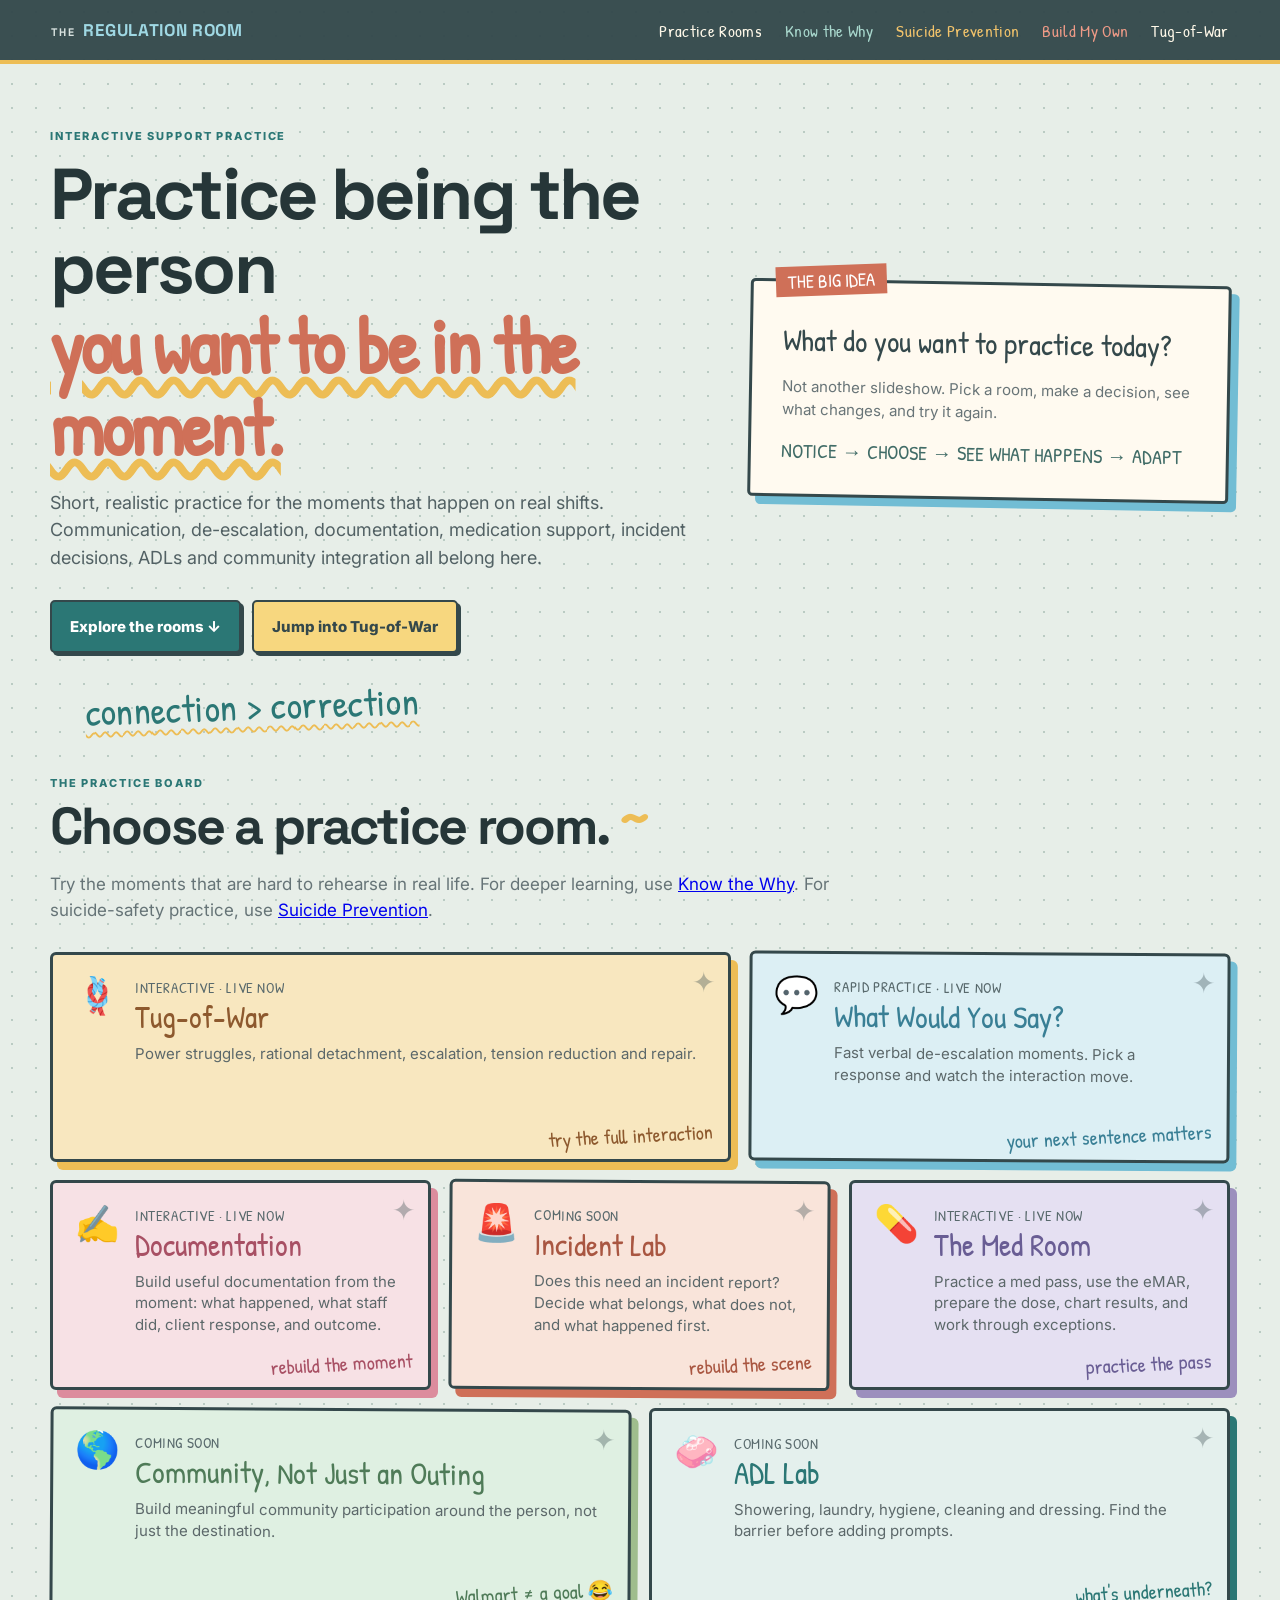
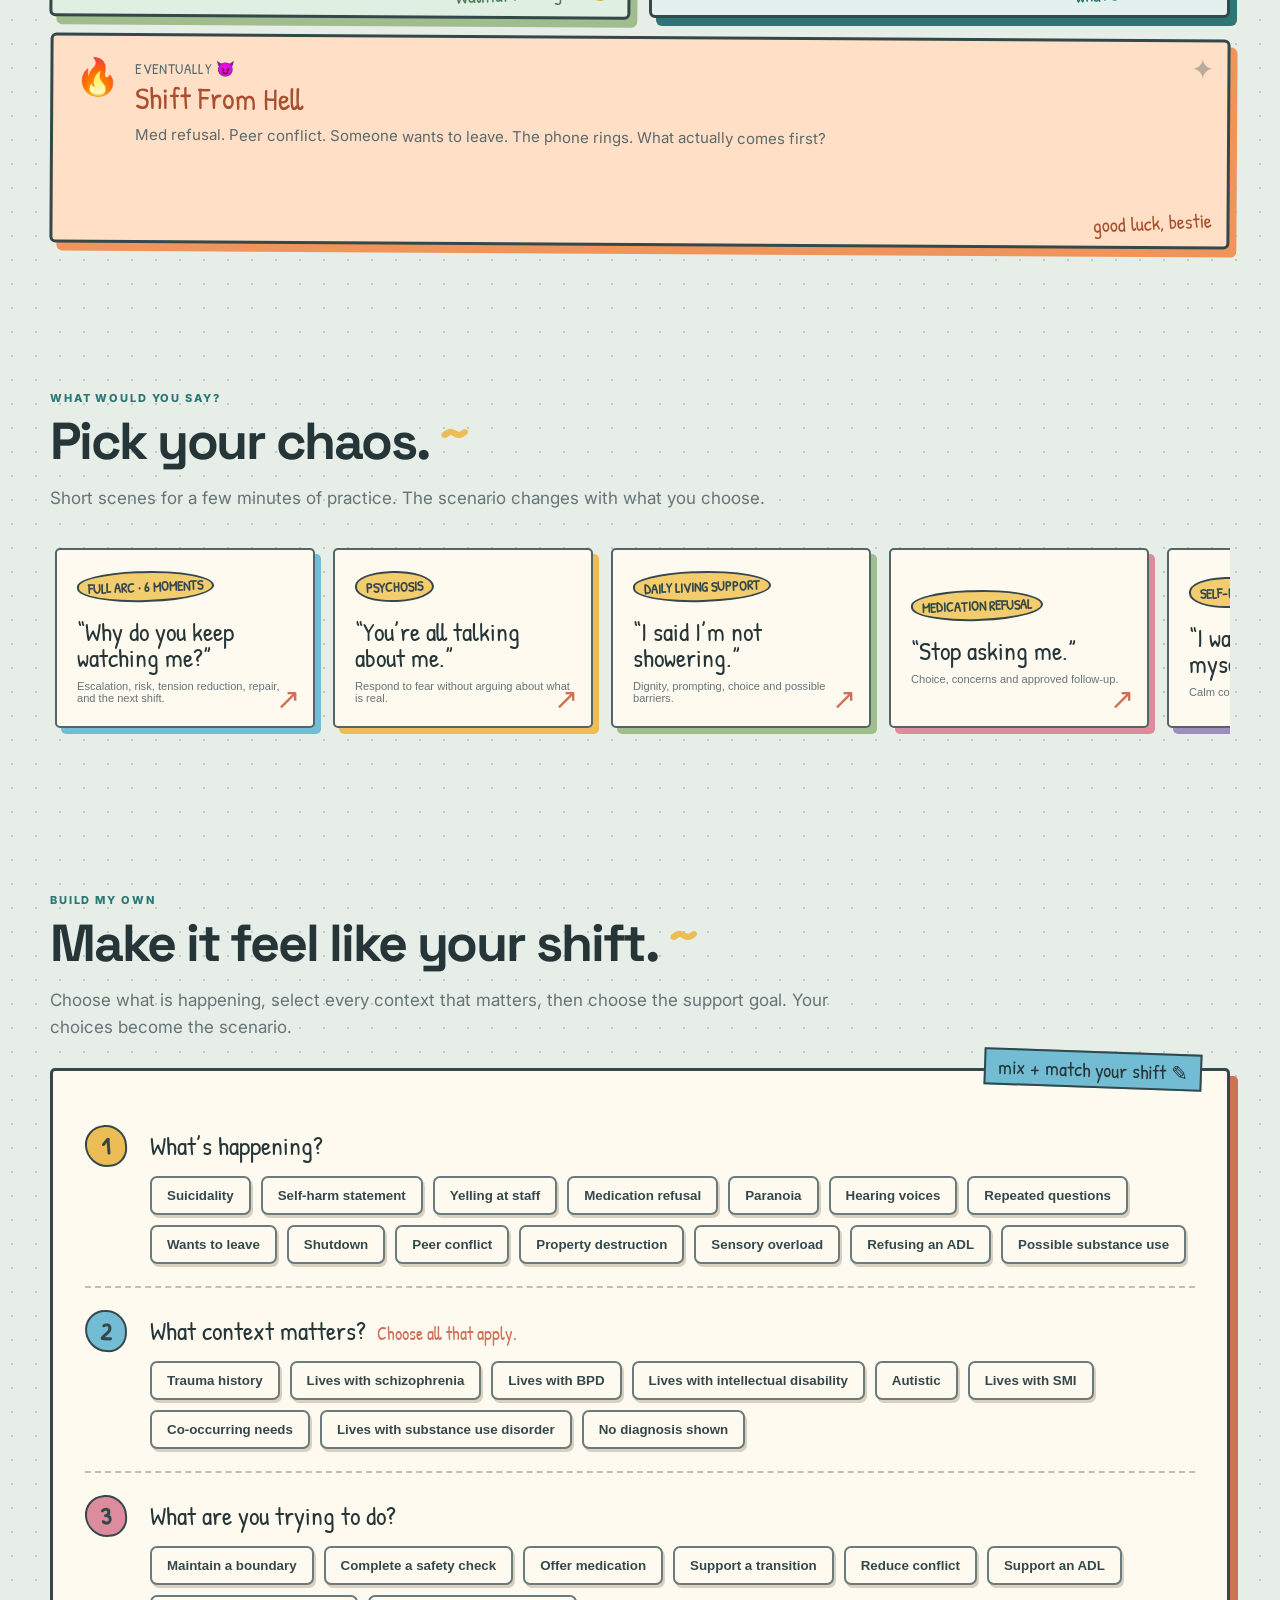
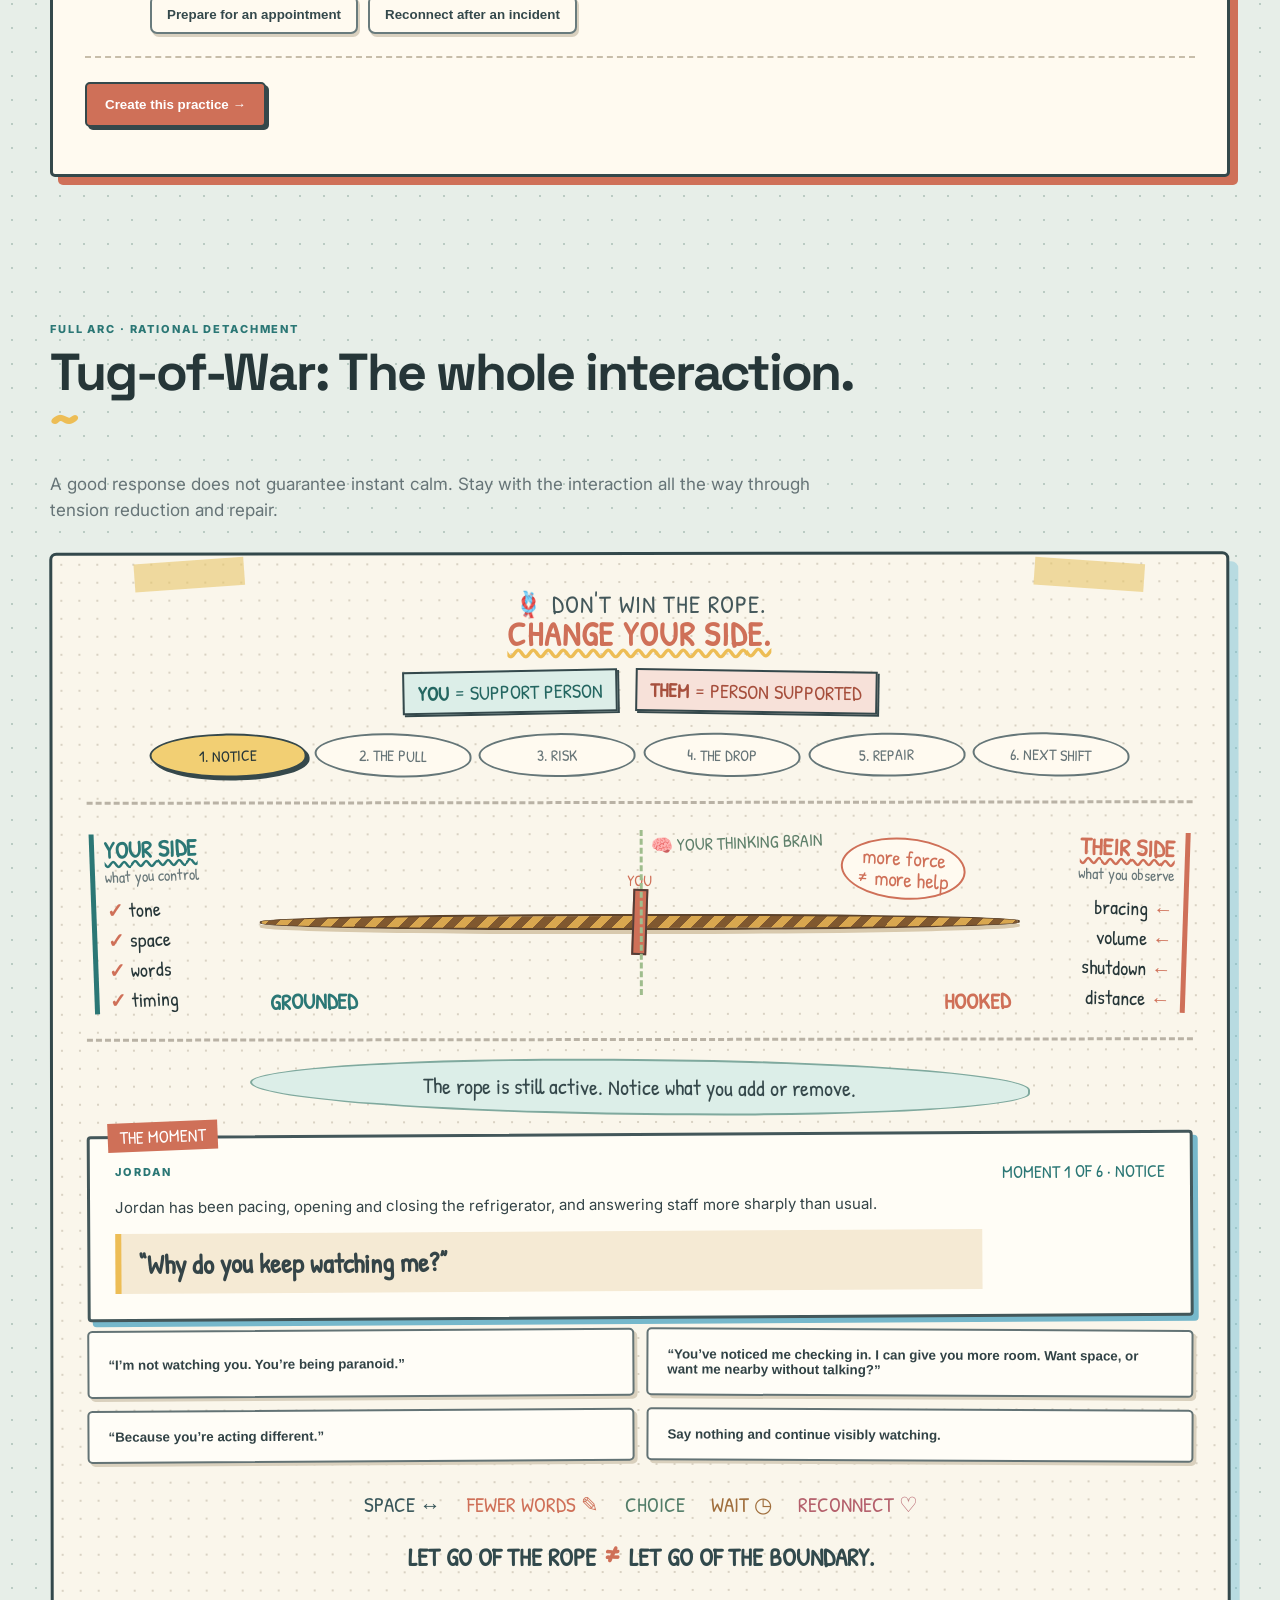
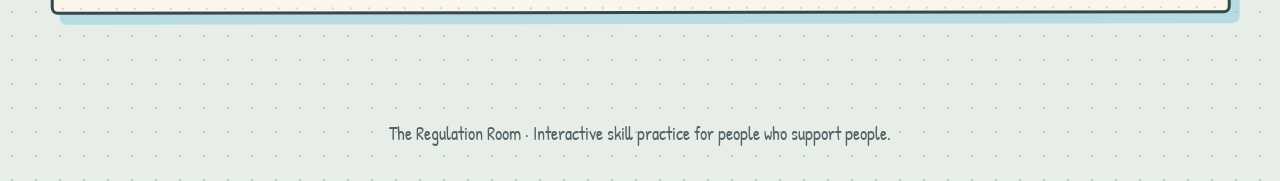
<file: index.html>
<!doctype html><html lang="en"><head><meta charset="utf-8"><meta name="viewport" content="width=device-width,initial-scale=1"><title>The Regulation Room</title><link rel="preconnect" href="https://fonts.googleapis.com"><link rel="preconnect" href="https://fonts.gstatic.com" crossorigin><link href="https://fonts.googleapis.com/css2?family=Inter:wght@400;500;600;700;800&family=Patrick+Hand&family=Space+Grotesk:wght@600;700&display=swap" rel="stylesheet"><link rel="stylesheet" href="styles.css?v=15"><link rel="stylesheet" href="rooms.css?v=7"></head><body><header class="topbar"><a class="brand" href="#home"><span>THE</span><strong>REGULATION ROOM</strong></a><nav><a href="#rooms">Practice Rooms</a><a href="learning.html">Know the Why</a><a href="suicide.html">Suicide Prevention</a><a href="#builder">Build My Own</a><a href="#rope">Tug-of-War</a></nav></header><main>
<section id="home" class="hero shell"><div><p class="eyebrow">INTERACTIVE SUPPORT PRACTICE</p><h1>Practice being the person<br><em>you want to be in the moment.</em></h1><p class="lead">Short, realistic practice for the moments that happen on real shifts. Communication, de-escalation, documentation, medication support, incident decisions, ADLs and community integration all belong here.</p><div class="actions"><a href="#rooms" class="btn primary">Explore the rooms ↓</a><a href="#rope" class="btn secondary" data-launch="flagship">Jump into Tug-of-War</a></div></div><aside><span>THE QUESTION</span><h2>What do you want to practice today?</h2><p>Not another slideshow. Pick a room, make a decision, see what changes, and try it again.</p><b>NOTICE → CHOOSE → SEE WHAT HAPPENS → ADAPT</b></aside></section>
<section id="rooms" class="shell section rooms-section"><div class="heading"><p class="eyebrow">THE PRACTICE BOARD</p><h2>Choose a practice room.</h2><p>Try the moments that are hard to rehearse in real life. For deeper learning, use <a href="learning.html">Know the Why</a>. For suicide-safety practice, use <a href="suicide.html">Suicide Prevention</a>.</p></div><div class="room-board"><a class="room-card room-rope" href="#rope"><span class="room-icon">🪢</span><div><small>INTERACTIVE · LIVE NOW</small><h3>Tug-of-War</h3><p>Power struggles, rational detachment, escalation, tension reduction and repair.</p></div><b>try the full interaction</b></a><a class="room-card room-say" href="#quick"><span class="room-icon">💬</span><div><small>RAPID PRACTICE · LIVE NOW</small><h3>What Would You Say?</h3><p>Fast verbal de-escalation moments. Pick a response and watch the interaction move.</p></div><b>your next sentence matters</b></a><a class="room-card room-doc" href="documentation.html"><span class="room-icon">✍️</span><div><small>INTERACTIVE · LIVE NOW</small><h3>Documentation</h3><p>Build useful documentation from the moment: what happened, what staff did, client response, and outcome.</p></div><b>rebuild the moment</b></a><div class="room-card room-incident"><span class="room-icon">🚨</span><div><small>COMING SOON</small><h3>Incident Lab</h3><p>Does this need an incident report? Decide what belongs, what does not, and what happened first.</p></div><b>rebuild the scene</b></div><a class="room-card room-med" href="med-room.html"><span class="room-icon">💊</span><div><small>INTERACTIVE · LIVE NOW</small><h3>The Med Room</h3><p>Practice a med pass, use the eMAR, prepare the dose, chart results, and work through exceptions.</p></div><b>practice the pass</b></a><div class="room-card room-community"><span class="room-icon">🌎</span><div><small>COMING SOON</small><h3>Community, Not Just an Outing</h3><p>Build meaningful community participation around the person, not just the destination.</p></div><b>Walmart ≠ a goal 😂</b></div><div class="room-card room-adl"><span class="room-icon">🧼</span><div><small>COMING SOON</small><h3>ADL Lab</h3><p>Showering, laundry, hygiene, cleaning and dressing. Find the barrier before adding prompts.</p></div><b>what's underneath?</b></div><div class="room-card room-shift"><span class="room-icon">🔥</span><div><small>EVENTUALLY 😈</small><h3>Shift From Hell</h3><p>Med refusal. Peer conflict. Someone wants to leave. The phone rings. What actually comes first?</p></div><b>good luck, bestie</b></div></div></section>
<section id="quick" class="shell section"><div class="heading"><p class="eyebrow">WHAT WOULD YOU SAY?</p><h2>Pick your chaos.</h2><p>Short scenes for a few minutes of practice. The scenario changes with what you choose.</p></div><div class="quick-feed"><button data-scenario="flagship"><span>FULL ARC · 6 MOMENTS</span><b>“Why do you keep watching me?”</b><small>Escalation, risk, tension reduction, repair, and the next shift.</small></button><button data-scenario="customPsychosis"><span>PSYCHOSIS</span><b>“You’re all talking about me.”</b><small>Respond to fear without arguing about what is real.</small></button><button data-scenario="customADL"><span>DAILY LIVING SUPPORT</span><b>“I said I’m not showering.”</b><small>Dignity, prompting, choice and possible barriers.</small></button><button data-scenario="customMeds"><span>MEDICATION REFUSAL</span><b>“Stop asking me.”</b><small>Choice, concerns and approved follow-up.</small></button><button data-scenario="customNSSI"><span>SELF-HARM</span><b>“I want to hurt myself.”</b><small>Calm connection and safety response.</small></button><button data-scenario="customSUD"><span>SUBSTANCE USE</span><b>“Stop interrogating me.”</b><small>Safety, dignity and support without shame.</small></button></div></section>
<section id="builder" class="shell section"><div class="heading"><p class="eyebrow">BUILD MY OWN</p><h2>Make it feel like your shift.</h2><p>Choose what is happening, select every context that matters, then choose the support goal. Your choices become the scenario.</p></div><div class="builder"><div class="build-row"><i>1</i><div><h3>What’s happening?</h3><div class="bubbles" data-group="behavior"><button>Suicidality</button><button>Self-harm statement</button><button>Yelling at staff</button><button>Medication refusal</button><button>Paranoia</button><button>Hearing voices</button><button>Repeated questions</button><button>Wants to leave</button><button>Shutdown</button><button>Peer conflict</button><button>Property destruction</button><button>Sensory overload</button><button>Refusing an ADL</button><button>Possible substance use</button></div></div></div><div class="build-row"><i>2</i><div><h3>What context matters? <small>Choose all that apply.</small></h3><div class="bubbles" data-group="profile"><button>Trauma history</button><button>Lives with schizophrenia</button><button>Lives with BPD</button><button>Lives with intellectual disability</button><button>Autistic</button><button>Lives with SMI</button><button>Co-occurring needs</button><button>Lives with substance use disorder</button><button>No diagnosis shown</button></div></div></div><div class="build-row"><i>3</i><div><h3>What are you trying to do?</h3><div class="bubbles" data-group="goal"><button>Maintain a boundary</button><button>Complete a safety check</button><button>Offer medication</button><button>Support a transition</button><button>Reduce conflict</button><button>Support an ADL</button><button>Prepare for an appointment</button><button>Reconnect after an incident</button></div></div></div><button id="buildBtn" class="btn primary">Create this practice →</button><p id="buildError" class="error"></p><div id="builtScenario" class="built" hidden></div></div></section>
<section id="rope" class="shell section"><div class="heading"><p class="eyebrow" id="practiceLabel">SIGNATURE PRACTICE · RATIONAL DETACHMENT</p><h2 id="practiceTitle">Tug-of-War: The whole interaction.</h2><p id="scenarioNote">The goal is not to make the person calm in one click. Stay with the interaction through repair.</p></div><div class="rope-card sketchnote"><div class="tape tape-a"></div><div class="tape tape-b"></div><div class="scribble-title">🪢 DON'T WIN THE ROPE.<br><b>CHANGE YOUR SIDE.</b></div><div class="role-key"><span class="you-key"><b>YOU</b> = SUPPORT PERSON</span><span class="them-key"><b>THEM</b> = PERSON SUPPORTED</span></div><div class="phase-track" id="phaseTrack"></div><div class="sketch-board"><div class="sketch-note note-left"><b>YOUR SIDE</b><em>what you control</em><span>tone</span><span>space</span><span>words</span><span>timing</span></div><div class="rope-zone"><div class="rope" id="ropeLine"></div><div class="marker" id="marker"></div><div class="midline"><b>🧠 YOUR THINKING BRAIN</b></div><div class="zone-labels"><b>GROUNDED</b><b>HOOKED</b></div><div class="sketch-callout callout-one">more force<br>≠ more help</div></div><div class="sketch-note note-right"><b>THEIR SIDE</b><em>what you observe</em><span>bracing</span><span>volume</span><span>shutdown</span><span>distance</span></div></div><div id="tugMessage" class="tug-copy">The rope can stay tight even when you respond well. Regulation is not instant compliance.</div><div class="conversation"><div><p class="eyebrow" id="personLabel">JORDAN</p><p id="stageDirection"></p><blockquote id="ropeQuote"></blockquote></div><div id="roundStatus"></div></div><div id="choices" class="choices"></div><div id="coach" class="coach" hidden><b>👀 NOTICE WHAT CHANGED</b><p id="coachText"></p></div><div id="reflection" class="reflection" hidden></div><div class="sketch-footer"><span>SPACE ↔</span><span>FEWER WORDS ✎</span><span>CHOICE</span><span>WAIT ◷</span><span>RECONNECT ♡</span></div><p class="rope-rule">LET GO OF THE ROPE <strong>≠</strong> LET GO OF THE BOUNDARY.</p></div></section>
<div id="dxPanel" hidden><button id="dxClose" type="button"></button><span id="dxTitle"></span><span id="dxIntro"></span><div id="learnContent"></div><div id="dxScenarios"></div></div>
</main><footer>The Regulation Room · Interactive skill practice for people who support people.</footer><script src="script.js?v=14"></script><script src="rope-feedback.js?v=5"></script><script src="med-practice.js?v=2"></script></body></html>
</file>
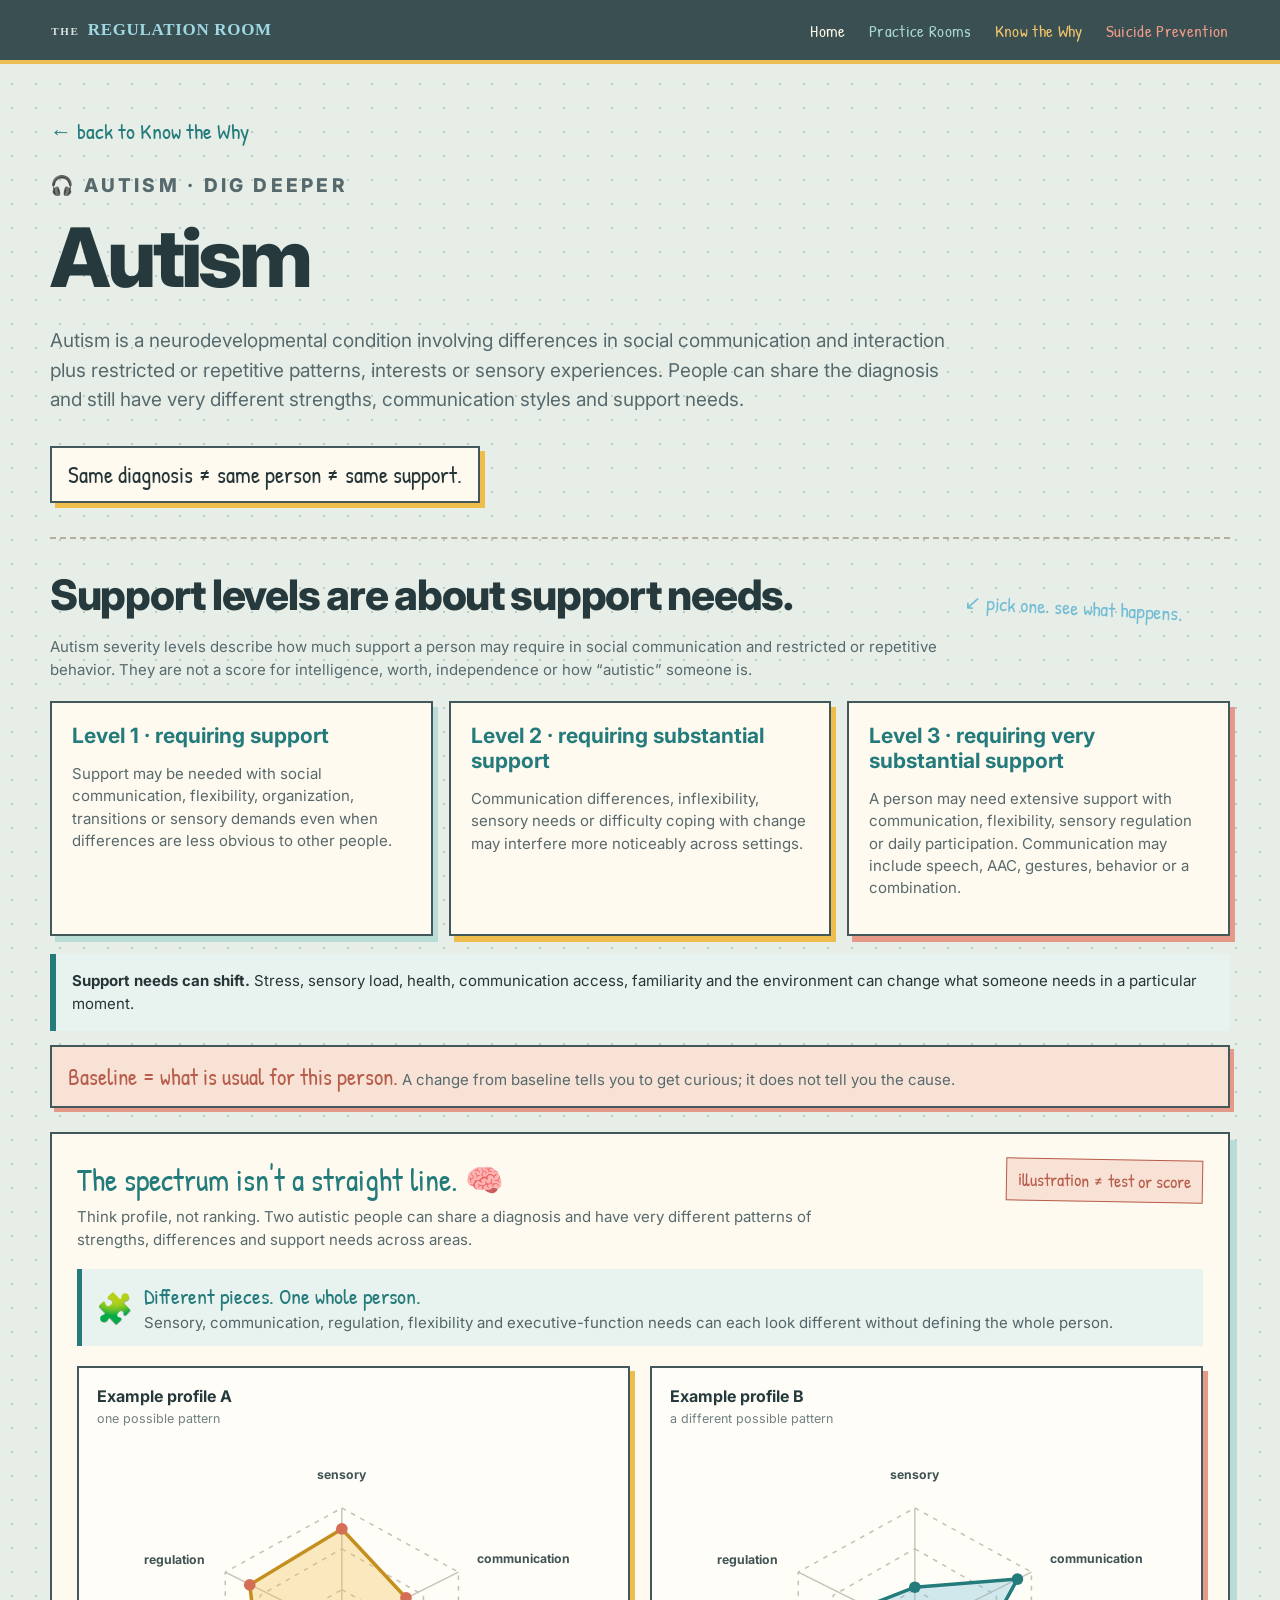
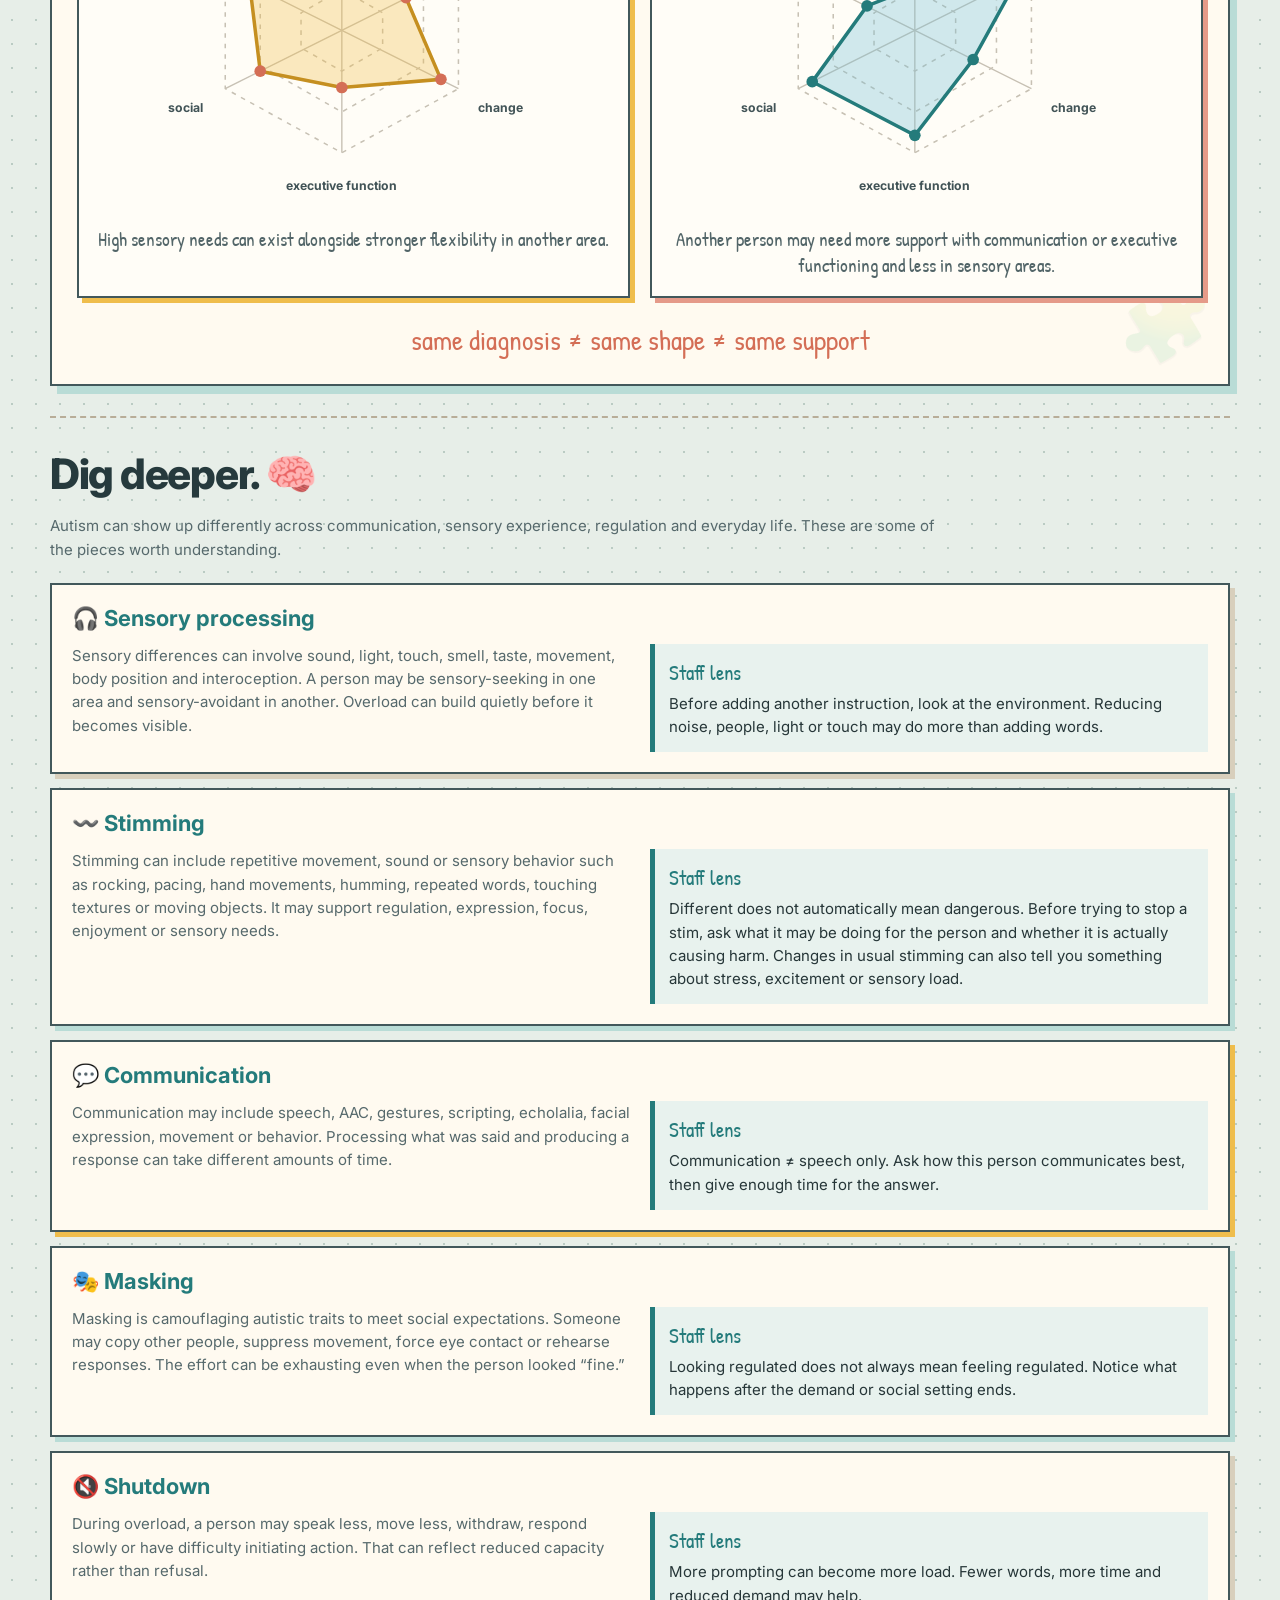
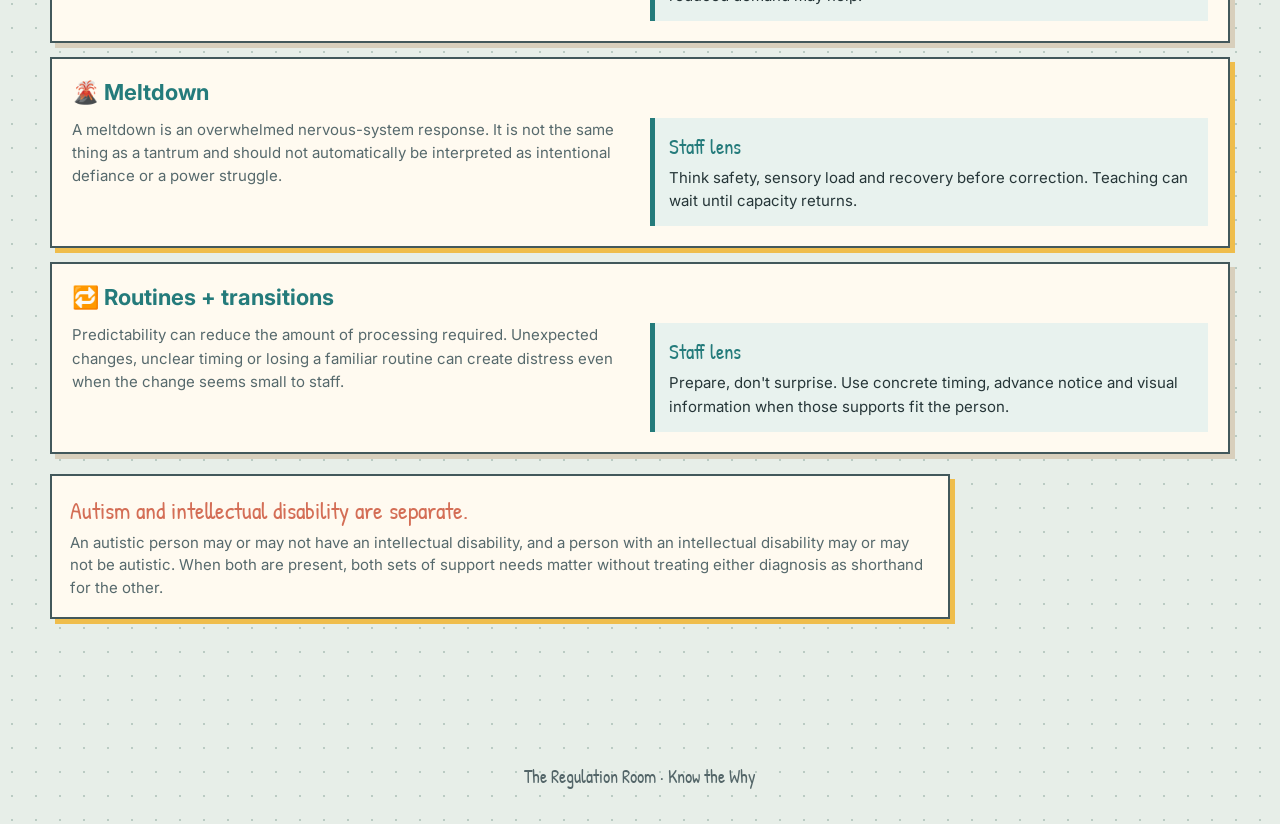
<file: autism.html>
<!doctype html><html lang="en"><head><meta charset="utf-8"><meta name="viewport" content="width=device-width,initial-scale=1"><title>Autism · Know the Why</title><link rel="preconnect" href="https://fonts.googleapis.com"><link rel="preconnect" href="https://fonts.gstatic.com" crossorigin><link href="https://fonts.googleapis.com/css2?family=Inter:wght@400;500;600;700;800&family=Patrick+Hand&display=swap" rel="stylesheet"><link rel="stylesheet" href="styles.css?v=15"><style>main{padding:52px 0 80px}.back{font:22px 'Patrick Hand';color:#247b7b;text-decoration:none}.autism-intro{padding:25px 0 34px}.autism-intro h1{font:800 clamp(48px,7vw,82px) Inter,sans-serif;letter-spacing:-.045em;margin:8px 0;color:#263a3d}.autism-intro p{max-width:900px;font-size:19px;line-height:1.55;color:#56696c}.note{display:inline-block;background:#fffaf0;border:2px solid #42585b;box-shadow:5px 5px 0 #efbd4c;padding:11px 16px;font:23px 'Patrick Hand';margin-top:12px}.section{border-top:2px dashed #b8ad98;padding:30px 0}.section h2{font:800 clamp(30px,4vw,42px) Inter,sans-serif;letter-spacing:-.03em;margin:0 0 8px;color:#263a3d}.section>p{max-width:900px;line-height:1.55;color:#56696c}.levels{display:grid;grid-template-columns:repeat(3,1fr);gap:16px;margin-top:20px}.level{background:#fffaf0;border:2px solid #42585b;padding:20px;box-shadow:5px 6px 0 #b9dcd6}.level:nth-child(2){box-shadow:5px 6px 0 #efbd4c}.level:nth-child(3){box-shadow:5px 6px 0 #e59a89}.level h3{font:700 21px Inter,sans-serif;margin:0 0 8px;color:#247b7b}.level p{line-height:1.48;color:#58696c}.levels-note{margin-top:18px;background:#e8f2ee;border-left:6px solid #247b7b;padding:16px;line-height:1.5}.mini-baseline{margin-top:14px;padding:14px 16px;border:2px solid #42585b;background:#f8e2d6;box-shadow:4px 4px 0 #e59a89}.mini-baseline b{font:23px 'Patrick Hand';color:#b85d4b}.mini-baseline span{color:#56696c}.spectrum-board{margin-top:24px;background:#fffaf0;border:2px solid #42585b;box-shadow:7px 8px 0 #b9dcd6;padding:25px;position:relative;overflow:hidden}.spectrum-board:before{content:'🧩';position:absolute;right:18px;bottom:5px;font-size:72px;opacity:.08;transform:rotate(12deg)}.spectrum-head{display:flex;justify-content:space-between;gap:22px;align-items:start}.spectrum-title{font:31px 'Patrick Hand';color:#247b7b;margin:0 0 5px}.spectrum-sub{color:#56696c;margin:0;line-height:1.5;max-width:760px}.not-score{background:#f8e2d6;border:1.5px solid #b85d4b;padding:8px 11px;font:18px 'Patrick Hand';color:#b85d4b;transform:rotate(1deg);white-space:nowrap}.piece-note{display:flex;align-items:center;gap:11px;margin:18px 0 0;padding:12px 14px;background:#e8f2ee;border-left:5px solid #247b7b;color:#526568}.piece-note span{font-size:30px}.piece-note b{font:22px 'Patrick Hand';color:#247b7b}.profile-examples{display:grid;grid-template-columns:1fr 1fr;gap:20px;margin-top:20px}.profile-card{border:2px solid #42585b;background:#fffdf7;padding:18px;position:relative}.profile-card:first-child{box-shadow:5px 5px 0 #efbd4c}.profile-card:last-child{box-shadow:5px 5px 0 #e59a89}.profile-card h4{font:700 16px Inter,sans-serif;margin:0;color:#263a3d}.profile-card small{color:#718083}.profile-visual{width:100%;height:auto;display:block;margin-top:8px;overflow:visible}.grid-ring{fill:none;stroke:#c7c1b4;stroke-width:1.3;stroke-dasharray:4 5}.axis{stroke:#c7c1b4;stroke-width:1.2}.shape-a{fill:#efbd4c55;stroke:#c58f20;stroke-width:3}.shape-b{fill:#72bdd455;stroke:#247b7b;stroke-width:3}.dot-a{fill:#d46e56}.dot-b{fill:#247b7b}.svg-label{font:700 10.5px Inter,sans-serif;fill:#415356}.profile-caption{font:19px 'Patrick Hand';color:#526568;text-align:center;margin:4px 0 0}.spectrum-rule{text-align:center;margin:23px 0 0;font:28px 'Patrick Hand';color:#d46e56}.deep-list{display:grid;gap:14px;margin-top:22px}.deep-item{background:#fffaf0;border:2px solid #42585b;box-shadow:5px 5px 0 #d8cfbc;padding:20px}.deep-item:nth-child(2n){box-shadow:5px 5px 0 #b9dcd6}.deep-item:nth-child(3n){box-shadow:5px 5px 0 #efbd4c}.deep-item h3{font:700 22px Inter,sans-serif;color:#247b7b;margin:0 0 13px}.deep-body{display:grid;grid-template-columns:1fr 1fr;gap:20px}.deep-body p{margin:0;color:#56696c;line-height:1.55}.staff-lens{background:#e8f2ee;padding:14px;border-left:5px solid #247b7b}.staff-lens b{display:block;font:21px 'Patrick Hand';color:#247b7b;margin-bottom:5px}.separate-note{margin-top:20px;background:#fffaf0;border:2px solid #42585b;box-shadow:5px 5px 0 #efbd4c;padding:18px;max-width:900px}.separate-note b{font:24px 'Patrick Hand';color:#d46e56}.separate-note p{margin:6px 0 0;line-height:1.5;color:#56696c}@media(max-width:800px){.levels,.deep-body,.profile-examples{grid-template-columns:1fr}.spectrum-head{display:block}.not-score{display:inline-block;margin-top:12px}.topbar{display:grid!important;grid-template-columns:1fr!important;gap:5px!important;padding:9px 14px 8px!important;min-height:auto!important}.topbar .brand{width:max-content;white-space:nowrap}.topbar nav{display:flex!important;width:100%!important;gap:18px!important;overflow-x:auto!important;white-space:nowrap!important;padding:2px 2px 5px!important;scrollbar-width:none}.topbar nav::-webkit-scrollbar{display:none}.topbar nav a{flex:0 0 auto!important}.svg-label{font-size:10px}}</style></head><body><header class="topbar"><a class="brand" href="index.html"><span>THE</span><strong>REGULATION ROOM</strong></a><nav><a href="index.html">Home</a><a href="index.html#rooms">Practice Rooms</a><a href="learning.html">Know the Why</a><a href="suicide.html">Suicide Prevention</a></nav></header><main class="shell"><a class="back" href="learning.html">← back to Know the Why</a><section class="autism-intro"><p class="eyebrow">🎧 AUTISM · DIG DEEPER</p><h1>Autism</h1><p>Autism is a neurodevelopmental condition involving differences in social communication and interaction plus restricted or repetitive patterns, interests or sensory experiences. People can share the diagnosis and still have very different strengths, communication styles and support needs.</p><div class="note">Same diagnosis ≠ same person ≠ same support.</div></section><section class="section"><h2>Support levels are about support needs.</h2><p>Autism severity levels describe how much support a person may require in social communication and restricted or repetitive behavior. They are not a score for intelligence, worth, independence or how “autistic” someone is.</p><div class="levels"><article class="level"><h3>Level 1 · requiring support</h3><p>Support may be needed with social communication, flexibility, organization, transitions or sensory demands even when differences are less obvious to other people.</p></article><article class="level"><h3>Level 2 · requiring substantial support</h3><p>Communication differences, inflexibility, sensory needs or difficulty coping with change may interfere more noticeably across settings.</p></article><article class="level"><h3>Level 3 · requiring very substantial support</h3><p>A person may need extensive support with communication, flexibility, sensory regulation or daily participation. Communication may include speech, AAC, gestures, behavior or a combination.</p></article></div><div class="levels-note"><strong>Support needs can shift.</strong> Stress, sensory load, health, communication access, familiarity and the environment can change what someone needs in a particular moment.</div><div class="mini-baseline"><b>Baseline = what is usual for this person.</b> <span>A change from baseline tells you to get curious; it does not tell you the cause.</span></div><div class="spectrum-board"><div class="spectrum-head"><div><h3 class="spectrum-title">The spectrum isn't a straight line. 🧠</h3><p class="spectrum-sub">Think profile, not ranking. Two autistic people can share a diagnosis and have very different patterns of strengths, differences and support needs across areas.</p></div><div class="not-score">illustration ≠ test or score</div></div><div class="piece-note"><span>🧩</span><div><b>Different pieces. One whole person.</b><br>Sensory, communication, regulation, flexibility and executive-function needs can each look different without defining the whole person.</div></div><div class="profile-examples"><article class="profile-card"><h4>Example profile A</h4><small>one possible pattern</small><svg class="profile-visual" viewBox="0 0 440 330" role="img" aria-label="Illustrative uneven autism support profile"><polygon class="grid-ring" points="210,60 310,115 310,215 210,270 110,215 110,115"/><polygon class="grid-ring" points="210,95 280,135 280,195 210,235 140,195 140,135"/><polygon class="grid-ring" points="210,130 245,150 245,180 210,200 175,180 175,150"/><line class="axis" x1="210" y1="165" x2="210" y2="60"/><line class="axis" x1="210" y1="165" x2="310" y2="115"/><line class="axis" x1="210" y1="165" x2="310" y2="215"/><line class="axis" x1="210" y1="165" x2="210" y2="270"/><line class="axis" x1="210" y1="165" x2="110" y2="215"/><line class="axis" x1="210" y1="165" x2="110" y2="115"/><polygon class="shape-a" points="210,78 265,137 295,207 210,214 140,200 131,126"/><circle class="dot-a" cx="210" cy="78" r="5"/><circle class="dot-a" cx="265" cy="137" r="5"/><circle class="dot-a" cx="295" cy="207" r="5"/><circle class="dot-a" cx="210" cy="214" r="5"/><circle class="dot-a" cx="140" cy="200" r="5"/><circle class="dot-a" cx="131" cy="126" r="5"/><text class="svg-label" x="210" y="35" text-anchor="middle">sensory</text><text class="svg-label" x="326" y="107">communication</text><text class="svg-label" x="327" y="235">change</text><text class="svg-label" x="210" y="302" text-anchor="middle">executive function</text><text class="svg-label" x="91" y="235" text-anchor="end">social</text><text class="svg-label" x="93" y="108" text-anchor="end">regulation</text></svg><p class="profile-caption">High sensory needs can exist alongside stronger flexibility in another area.</p></article><article class="profile-card"><h4>Example profile B</h4><small>a different possible pattern</small><svg class="profile-visual" viewBox="0 0 440 330" role="img" aria-label="Second illustrative uneven autism support profile"><polygon class="grid-ring" points="210,60 310,115 310,215 210,270 110,215 110,115"/><polygon class="grid-ring" points="210,95 280,135 280,195 210,235 140,195 140,135"/><polygon class="grid-ring" points="210,130 245,150 245,180 210,200 175,180 175,150"/><line class="axis" x1="210" y1="165" x2="210" y2="60"/><line class="axis" x1="210" y1="165" x2="310" y2="115"/><line class="axis" x1="210" y1="165" x2="310" y2="215"/><line class="axis" x1="210" y1="165" x2="210" y2="270"/><line class="axis" x1="210" y1="165" x2="110" y2="215"/><line class="axis" x1="210" y1="165" x2="110" y2="115"/><polygon class="shape-b" points="210,128 298,121 260,190 210,255 122,209 169,144"/><circle class="dot-b" cx="210" cy="128" r="5"/><circle class="dot-b" cx="298" cy="121" r="5"/><circle class="dot-b" cx="260" cy="190" r="5"/><circle class="dot-b" cx="210" cy="255" r="5"/><circle class="dot-b" cx="122" cy="209" r="5"/><circle class="dot-b" cx="169" cy="144" r="5"/><text class="svg-label" x="210" y="35" text-anchor="middle">sensory</text><text class="svg-label" x="326" y="107">communication</text><text class="svg-label" x="327" y="235">change</text><text class="svg-label" x="210" y="302" text-anchor="middle">executive function</text><text class="svg-label" x="91" y="235" text-anchor="end">social</text><text class="svg-label" x="93" y="108" text-anchor="end">regulation</text></svg><p class="profile-caption">Another person may need more support with communication or executive functioning and less in sensory areas.</p></article></div><p class="spectrum-rule">same diagnosis ≠ same shape ≠ same support</p></div></section><section class="section"><h2>Dig deeper. 🧠</h2><p>Autism can show up differently across communication, sensory experience, regulation and everyday life. These are some of the pieces worth understanding.</p><div class="deep-list"><article class="deep-item"><h3>🎧 Sensory processing</h3><div class="deep-body"><p>Sensory differences can involve sound, light, touch, smell, taste, movement, body position and interoception. A person may be sensory-seeking in one area and sensory-avoidant in another. Overload can build quietly before it becomes visible.</p><div class="staff-lens"><b>Staff lens</b>Before adding another instruction, look at the environment. Reducing noise, people, light or touch may do more than adding words.</div></div></article><article class="deep-item"><h3>〰️ Stimming</h3><div class="deep-body"><p>Stimming can include repetitive movement, sound or sensory behavior such as rocking, pacing, hand movements, humming, repeated words, touching textures or moving objects. It may support regulation, expression, focus, enjoyment or sensory needs.</p><div class="staff-lens"><b>Staff lens</b>Different does not automatically mean dangerous. Before trying to stop a stim, ask what it may be doing for the person and whether it is actually causing harm. Changes in usual stimming can also tell you something about stress, excitement or sensory load.</div></div></article><article class="deep-item"><h3>💬 Communication</h3><div class="deep-body"><p>Communication may include speech, AAC, gestures, scripting, echolalia, facial expression, movement or behavior. Processing what was said and producing a response can take different amounts of time.</p><div class="staff-lens"><b>Staff lens</b>Communication ≠ speech only. Ask how this person communicates best, then give enough time for the answer.</div></div></article><article class="deep-item"><h3>🎭 Masking</h3><div class="deep-body"><p>Masking is camouflaging autistic traits to meet social expectations. Someone may copy other people, suppress movement, force eye contact or rehearse responses. The effort can be exhausting even when the person looked “fine.”</p><div class="staff-lens"><b>Staff lens</b>Looking regulated does not always mean feeling regulated. Notice what happens after the demand or social setting ends.</div></div></article><article class="deep-item"><h3>🔇 Shutdown</h3><div class="deep-body"><p>During overload, a person may speak less, move less, withdraw, respond slowly or have difficulty initiating action. That can reflect reduced capacity rather than refusal.</p><div class="staff-lens"><b>Staff lens</b>More prompting can become more load. Fewer words, more time and reduced demand may help.</div></div></article><article class="deep-item"><h3>🌋 Meltdown</h3><div class="deep-body"><p>A meltdown is an overwhelmed nervous-system response. It is not the same thing as a tantrum and should not automatically be interpreted as intentional defiance or a power struggle.</p><div class="staff-lens"><b>Staff lens</b>Think safety, sensory load and recovery before correction. Teaching can wait until capacity returns.</div></div></article><article class="deep-item"><h3>🔁 Routines + transitions</h3><div class="deep-body"><p>Predictability can reduce the amount of processing required. Unexpected changes, unclear timing or losing a familiar routine can create distress even when the change seems small to staff.</p><div class="staff-lens"><b>Staff lens</b>Prepare, don't surprise. Use concrete timing, advance notice and visual information when those supports fit the person.</div></div></article></div><div class="separate-note"><b>Autism and intellectual disability are separate.</b><p>An autistic person may or may not have an intellectual disability, and a person with an intellectual disability may or may not be autistic. When both are present, both sets of support needs matter without treating either diagnosis as shorthand for the other.</p></div></section></main><footer>The Regulation Room · Know the Why</footer></body></html>
</file>
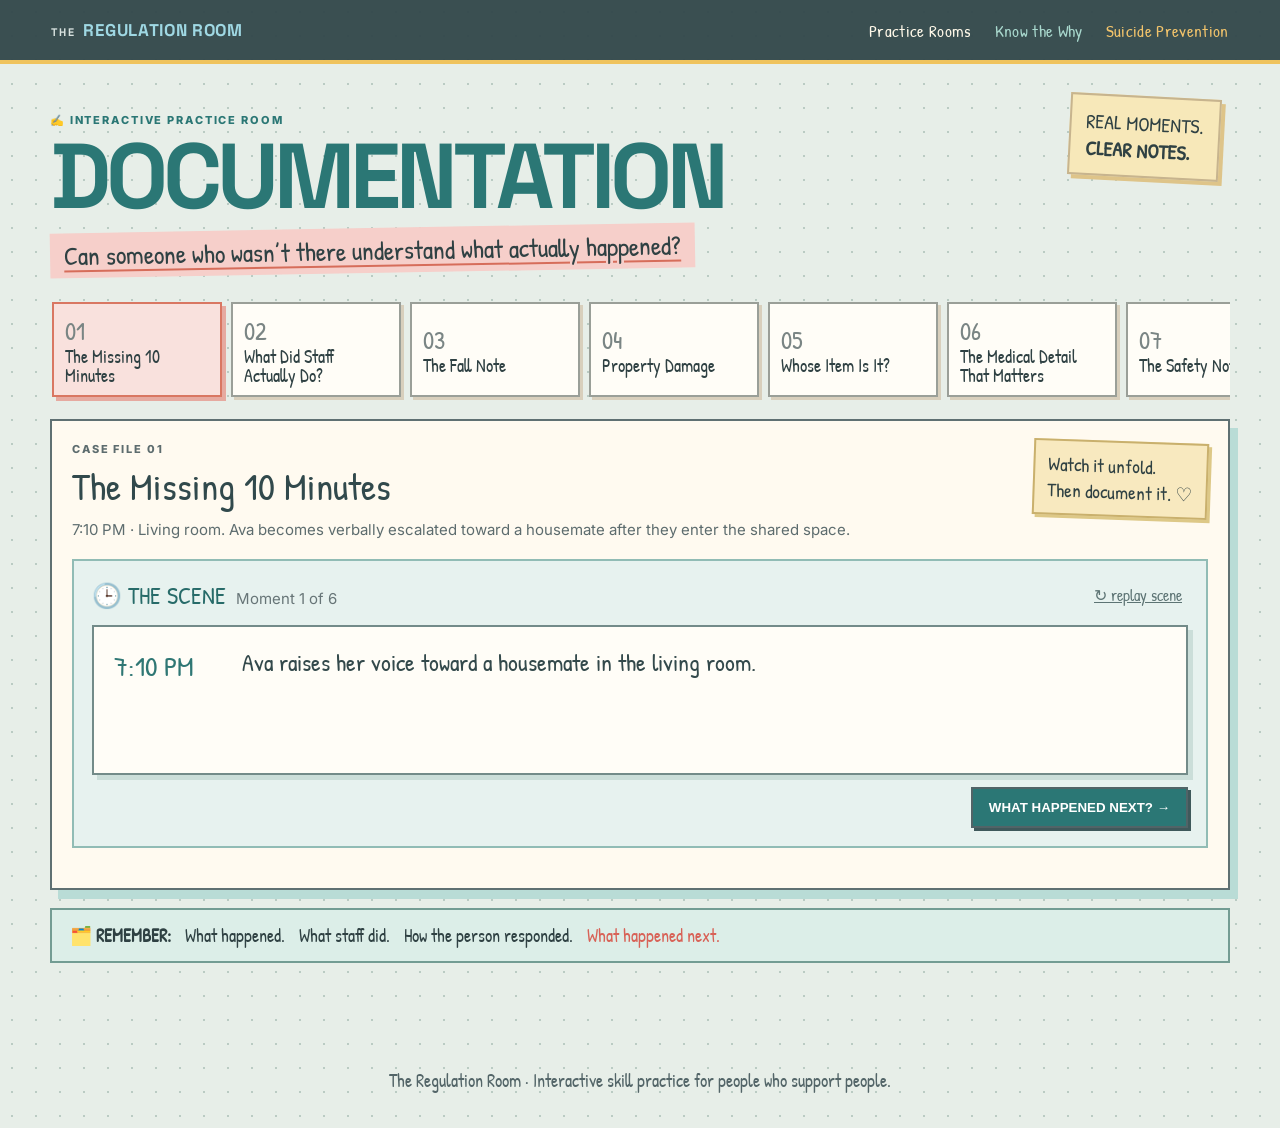
<file: documentation.html>
<!doctype html><html lang="en"><head><meta charset="utf-8"><meta name="viewport" content="width=device-width,initial-scale=1"><title>Documentation · The Regulation Room</title><link rel="preconnect" href="https://fonts.googleapis.com"><link rel="preconnect" href="https://fonts.gstatic.com" crossorigin><link href="https://fonts.googleapis.com/css2?family=Inter:wght@400;500;600;700;800&family=Patrick+Hand&family=Space+Grotesk:wght@600;700&display=swap" rel="stylesheet"><link rel="stylesheet" href="styles.css?v=15"><link rel="stylesheet" href="documentation.css?v=8"></head><body><header class="topbar"><a class="brand" href="index.html"><span>THE</span><strong>REGULATION ROOM</strong></a><nav><a href="index.html#rooms">Practice Rooms</a><a href="learning.html">Know the Why</a><a href="suicide.html">Suicide Prevention</a></nav></header><main class="shell doc-main"><section class="doc-hero"><p class="eyebrow">✍️ INTERACTIVE PRACTICE ROOM</p><h1>DOCUMENTATION</h1><p class="hero-question">Can someone who wasn’t there understand what actually happened?</p><div class="hero-note">REAL MOMENTS.<br><b>CLEAR NOTES.</b></div></section><section class="case-tabs" id="caseList"></section><section class="case-shell"><header class="case-header"><div><p class="eyebrow" id="caseBadge">CASE FILE 01</p><h2 id="caseTitle"></h2><p id="caseSetup"></p></div><div class="mini-note">Watch it unfold.<br>Then document it. ♡</div></header><section class="scene-player"><div class="scene-player-head"><div><b>🕒 THE SCENE</b><span id="sceneProgress">Moment 1 of 6</span></div><button id="restartScene" type="button">↻ replay scene</button></div><article id="currentMoment" class="current-moment"></article><div class="scene-actions"><button id="nextMoment" class="scene-next" type="button">WHAT HAPPENED NEXT? →</button></div></section><section class="workspace" id="workspace" hidden><div class="evidence-area"><div class="instruction"><b>🎯 NOW BUILD THE RECORD</b><span>You saw the whole scene. Decide what belongs, what is irrelevant, and what should never be written as fact.</span></div><div id="evidenceTray" class="evidence-tray"></div><div class="decision-zones"><div class="drop-zone trash-zone" id="trashZone" data-drop="trash"><div class="zone-icon">🗑️</div><div><b>NOT DOCUMENTATION</b><small>assumption · motive · judgment · unsupported conclusion</small></div><span id="trashCount">0</span></div><div class="drop-zone omit-zone" id="omitZone" data-drop="omit"><div class="zone-icon">📎</div><div><b>TRUE, BUT LEAVE IT OUT</b><small>accurate detail that does not help explain this moment</small></div><span id="omitCount">0</span></div></div></div><aside class="note-builder"><h3>YOUR DOCUMENTATION ♡</h3><p class="builder-tip">Use only the details another person needs to understand what happened and what followed.</p><div class="note-slot" data-drop="observed"><b>👁 WHAT HAPPENED?</b><div id="slotObserved">Add an observable detail here.</div></div><div class="note-slot" data-drop="quote"><b>💬 PERSON'S WORDS</b><div id="slotQuote">Use an exact quote when it matters.</div></div><div class="note-slot" data-drop="staff"><b>👥 STAFF ACTION</b><div id="slotStaff">What did staff actually do?</div></div><div class="note-slot" data-drop="response"><b>↪ PERSON'S RESPONSE</b><div id="slotResponse">What happened after staff responded?</div></div><div class="note-slot" data-drop="outcome"><b>⚑ FOLLOW-THROUGH</b><div id="slotOutcome">What changed, continued, or needs handed off?</div></div><div id="caseFeedback" class="case-feedback"><b>YOUR TURN.</b><br>Build the record, then send it to review.</div><div class="note-actions"><button id="resetCase" type="button">↻ RESET RECORD</button><button id="reviewCase" type="button">SEND TO REVIEW 🔎</button></div></aside></section><section class="draft-output" id="draftOutput" hidden><div><p class="eyebrow">YOUR DRAFT</p><p id="draftText"></p></div><div id="reviewText" class="review-text"></div></section></section><section class="doc-reminder"><b>🗂️ REMEMBER:</b><span>What happened.</span><span>What staff did.</span><span>How the person responded.</span><em>What happened next.</em></section></main><footer>The Regulation Room · Interactive skill practice for people who support people.</footer><script src="documentation-v2.js?v=1"></script></body></html>
</file>
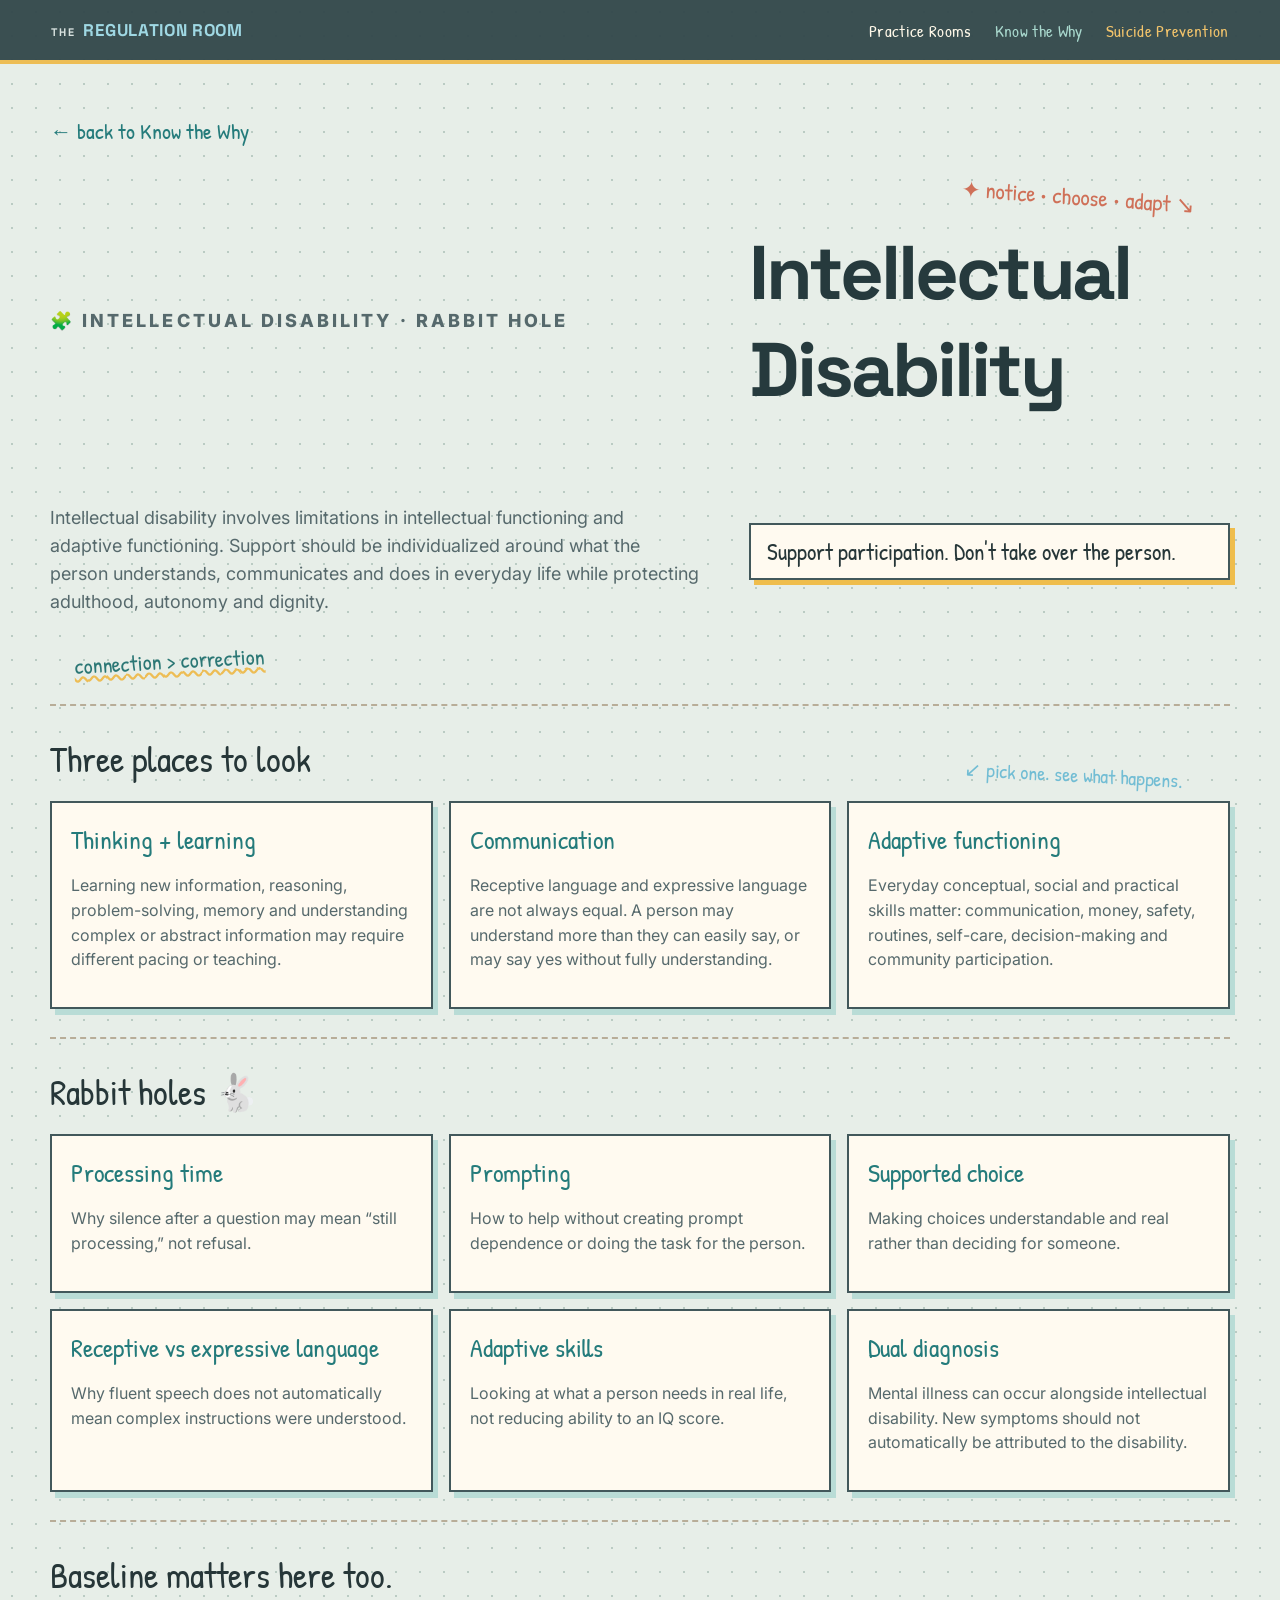
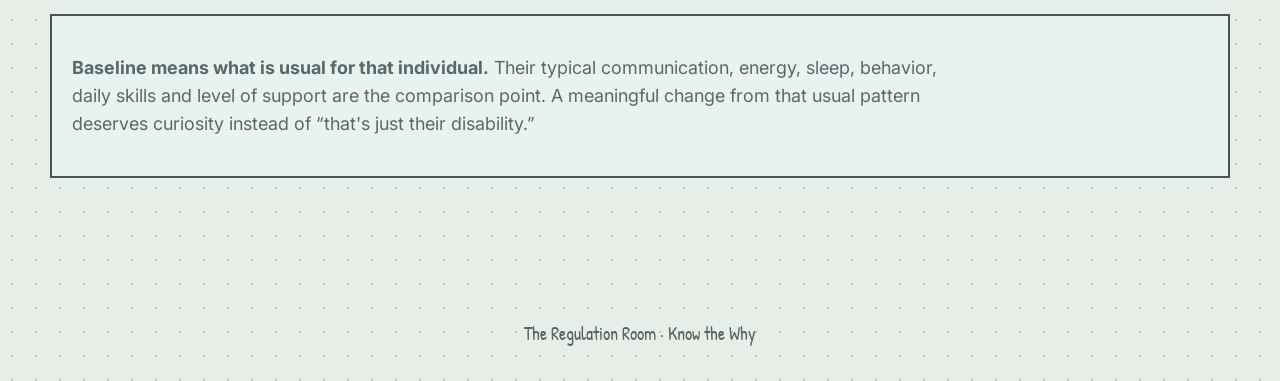
<file: intellectual-disability.html>
<!doctype html><html lang="en"><head><meta charset="utf-8"><meta name="viewport" content="width=device-width,initial-scale=1"><title>Intellectual Disability · Know the Why</title><link rel="preconnect" href="https://fonts.googleapis.com"><link rel="preconnect" href="https://fonts.gstatic.com" crossorigin><link href="https://fonts.googleapis.com/css2?family=Inter:wght@400;500;600;700;800&family=Patrick+Hand&family=Space+Grotesk:wght@600;700&display=swap" rel="stylesheet"><link rel="stylesheet" href="styles.css?v=15"><style>main{padding:52px 0 80px}.back{font:22px 'Patrick Hand';color:#247b7b;text-decoration:none}.hero h1{font:700 clamp(44px,6vw,76px) 'Space Grotesk';margin:8px 0;color:#263a3d}.hero p,.section p{max-width:900px;line-height:1.55;color:#56696c;font-size:18px}.note{display:inline-block;background:#fffaf0;border:2px solid #42585b;box-shadow:5px 5px 0 #efbd4c;padding:11px 16px;font:23px 'Patrick Hand';margin:12px 0 30px}.section{border-top:2px dashed #b8ad98;padding:28px 0}.section h2{font:36px 'Patrick Hand';margin:0 0 8px}.cards{display:grid;grid-template-columns:repeat(3,1fr);gap:16px;margin-top:18px}.card{background:#fffaf0;border:2px solid #42585b;padding:19px;box-shadow:5px 6px 0 #b9dcd6}.card h3{font:26px 'Patrick Hand';color:#247b7b;margin:0 0 8px}.card p{font-size:16px}.baseline{background:#e8f2ee;border:2px solid #42585b;padding:20px;margin-top:15px}@media(max-width:800px){.cards{grid-template-columns:1fr}}</style></head><body><header class="topbar"><a class="brand" href="index.html"><span>THE</span><strong>REGULATION ROOM</strong></a><nav><a href="index.html#rooms">Practice Rooms</a><a href="learning.html">Know the Why</a><a href="suicide.html">Suicide Prevention</a></nav></header><main class="shell"><a class="back" href="learning.html">← back to Know the Why</a><section class="hero"><p class="eyebrow">🧩 INTELLECTUAL DISABILITY · RABBIT HOLE</p><h1>Intellectual Disability</h1><p>Intellectual disability involves limitations in intellectual functioning and adaptive functioning. Support should be individualized around what the person understands, communicates and does in everyday life while protecting adulthood, autonomy and dignity.</p><div class="note">Support participation. Don't take over the person.</div></section><section class="section"><h2>Three places to look</h2><div class="cards"><article class="card"><h3>Thinking + learning</h3><p>Learning new information, reasoning, problem-solving, memory and understanding complex or abstract information may require different pacing or teaching.</p></article><article class="card"><h3>Communication</h3><p>Receptive language and expressive language are not always equal. A person may understand more than they can easily say, or may say yes without fully understanding.</p></article><article class="card"><h3>Adaptive functioning</h3><p>Everyday conceptual, social and practical skills matter: communication, money, safety, routines, self-care, decision-making and community participation.</p></article></div></section><section class="section"><h2>Rabbit holes 🐇</h2><div class="cards"><article class="card"><h3>Processing time</h3><p>Why silence after a question may mean “still processing,” not refusal.</p></article><article class="card"><h3>Prompting</h3><p>How to help without creating prompt dependence or doing the task for the person.</p></article><article class="card"><h3>Supported choice</h3><p>Making choices understandable and real rather than deciding for someone.</p></article><article class="card"><h3>Receptive vs expressive language</h3><p>Why fluent speech does not automatically mean complex instructions were understood.</p></article><article class="card"><h3>Adaptive skills</h3><p>Looking at what a person needs in real life, not reducing ability to an IQ score.</p></article><article class="card"><h3>Dual diagnosis</h3><p>Mental illness can occur alongside intellectual disability. New symptoms should not automatically be attributed to the disability.</p></article></div></section><section class="section"><h2>Baseline matters here too.</h2><div class="baseline"><p><strong>Baseline means what is usual for that individual.</strong> Their typical communication, energy, sleep, behavior, daily skills and level of support are the comparison point. A meaningful change from that usual pattern deserves curiosity instead of “that's just their disability.”</p></div></section></main><footer>The Regulation Room · Know the Why</footer></body></html>
</file>
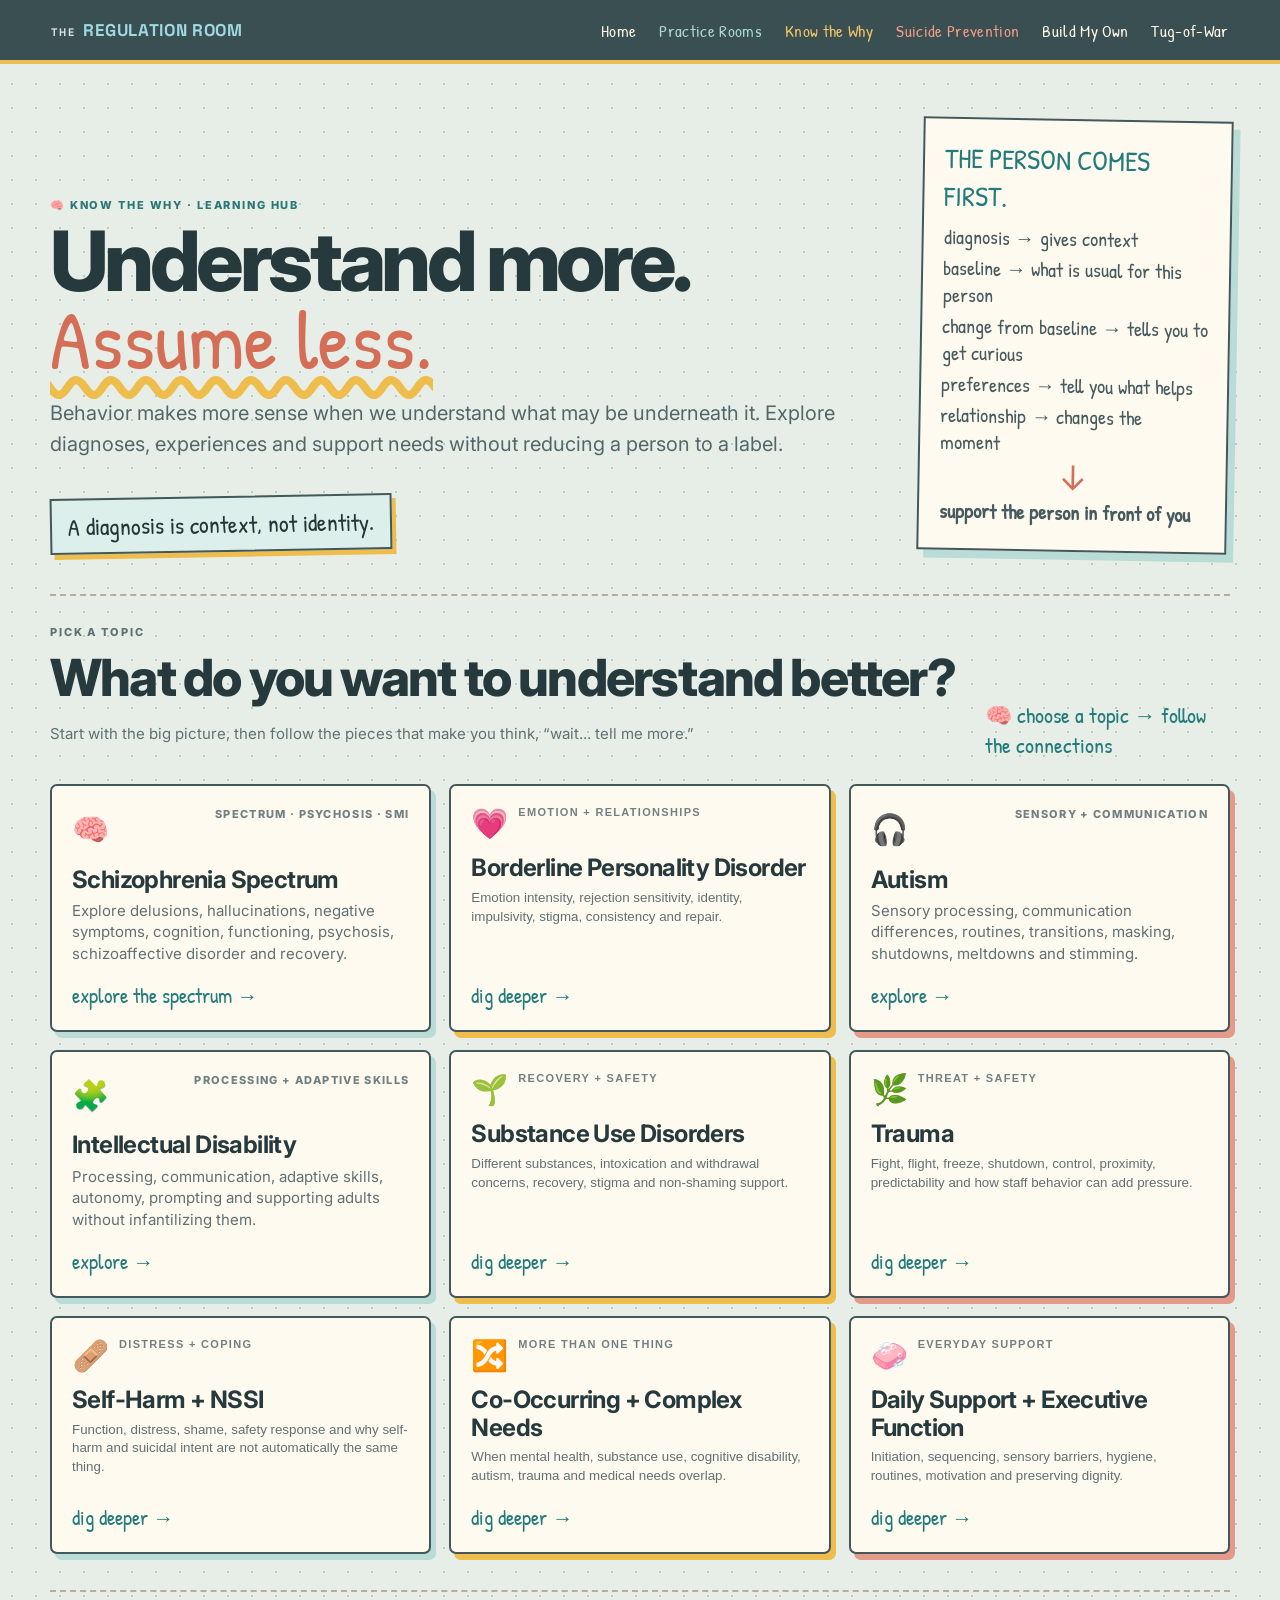
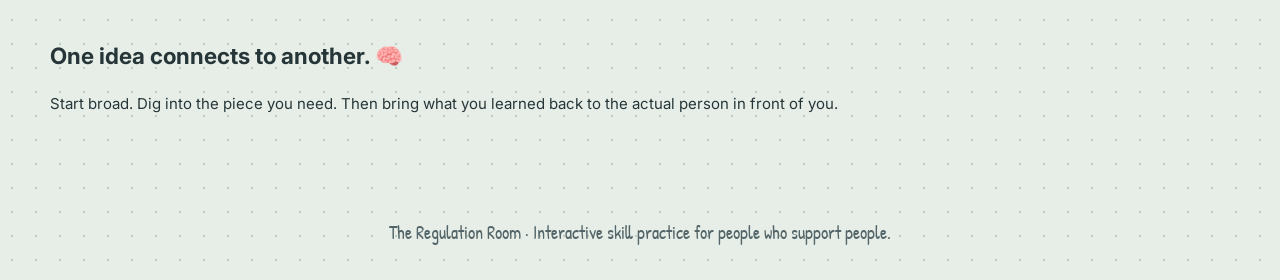
<file: learning.html>
<!doctype html><html lang="en"><head><meta charset="utf-8"><meta name="viewport" content="width=device-width,initial-scale=1"><title>Know the Why · The Regulation Room</title><link rel="preconnect" href="https://fonts.googleapis.com"><link rel="preconnect" href="https://fonts.gstatic.com" crossorigin><link href="https://fonts.googleapis.com/css2?family=Inter:wght@400;500;600;700;800&family=Patrick+Hand&family=Space+Grotesk:wght@600;700&display=swap" rel="stylesheet"><link rel="stylesheet" href="styles.css?v=15"><link rel="stylesheet" href="rooms.css?v=7"><style>.learn-page{padding-top:55px}.learn-hero{display:grid;grid-template-columns:minmax(0,1fr) 310px;gap:38px;align-items:end;margin-bottom:42px}.learn-hero h1{font-family:Inter,sans-serif;font-size:clamp(48px,6.5vw,84px);line-height:.94;margin:8px 0 18px;color:#263a3d;letter-spacing:-.055em;font-weight:800}.learn-hero h1 em{font-family:'Patrick Hand',cursive;font-style:normal;color:#d46e56;font-weight:400;letter-spacing:0;text-decoration:underline wavy #efbd4c;text-underline-offset:9px}.learn-hero .lead{font-size:20px;line-height:1.55;max-width:850px;color:#53676a}.learn-note{display:inline-block;margin-top:16px;padding:10px 16px;background:#dcefeb;border:2px solid #42585b;box-shadow:4px 5px 0 #efbd4c;font:24px 'Patrick Hand',cursive;transform:rotate(-1deg)}.hero-sketch{background:#fffaf0;border:2px solid #42585b;padding:20px;box-shadow:7px 8px 0 #b9dcd6;transform:rotate(1deg)}.hero-sketch b{display:block;font:28px 'Patrick Hand';color:#247b7b;margin-bottom:8px}.hero-sketch p{margin:4px 0;font:20px 'Patrick Hand';color:#465b5e}.hero-sketch .arrow{font-size:34px;color:#d46e56;text-align:center;line-height:1}.hub-intro{display:flex;justify-content:space-between;gap:24px;align-items:end;border-top:2px dashed #b8ad98;padding-top:28px}.hub-intro h2{font:800 clamp(32px,4vw,52px) Inter,sans-serif;letter-spacing:-.035em;margin:5px 0;color:#263a3d}.hub-intro p{max-width:650px;color:#607174;line-height:1.5}.legend{font:22px 'Patrick Hand';color:#247b7b;max-width:245px}.topic-grid{display:grid;grid-template-columns:repeat(3,1fr);gap:18px;margin:24px 0 36px}.topic{appearance:none;width:100%;background:#fffaf0;border:2px solid #42585b;border-radius:7px;padding:20px;min-height:205px;box-shadow:5px 6px 0 #d8cfbc;text-align:left;color:#263a3d;display:flex;flex-direction:column;cursor:pointer;transition:.15s ease;text-decoration:none}.topic:nth-child(3n+1){box-shadow:5px 6px 0 #b9dcd6}.topic:nth-child(3n+2){box-shadow:5px 6px 0 #efbd4c}.topic:nth-child(3n){box-shadow:5px 6px 0 #e59a89}.topic:hover{transform:translateY(-3px) rotate(-.3deg)}.topic.active{background:#e8f2ee;box-shadow:6px 7px 0 #247b7b;transform:translateY(-3px)}.topic-top{display:flex;justify-content:space-between;gap:10px;align-items:start}.topic-icon{font-size:30px}.topic small{font-size:11px;letter-spacing:.12em;color:#718083;font-weight:800}.topic h3{font:700 24px/1.15 Inter,sans-serif;letter-spacing:-.025em;margin:13px 0 7px}.topic p{margin:0;line-height:1.42;color:#607174}.topic b{margin-top:auto;padding-top:17px;font:21px 'Patrick Hand',cursive;color:#247b7b}.learn-panel{position:relative;background:#fffaf0;border:3px solid #42585b;box-shadow:9px 10px 0 #efbd4c;padding:28px;margin:0 0 55px}.learn-panel[hidden]{display:none}.panel-tape{position:absolute;width:110px;height:25px;background:#f2d98a;top:-13px;left:50%;transform:translateX(-50%) rotate(-2deg);opacity:.85}.panel-head{display:grid;grid-template-columns:minmax(0,1fr) auto;gap:22px;align-items:start;border-bottom:2px dashed #b8ad98;padding-bottom:20px}.panel-head h2{font:800 clamp(34px,4vw,50px) Inter,sans-serif;letter-spacing:-.035em;margin:0;color:#263a3d}.panel-head p{max-width:820px;color:#5d6c6f;line-height:1.5;font-size:17px}.close-panel{border:2px solid #42585b;background:#fffdf7;padding:8px 12px;font:18px 'Patrick Hand';cursor:pointer}.panel-grid{display:grid;grid-template-columns:repeat(3,1fr);gap:16px;margin:22px 0}.learn-box{border:2px solid #657678;background:#fffdf7;padding:18px;min-height:205px}.learn-box h4{font:25px 'Patrick Hand';margin:0 0 8px;color:#247b7b}.learn-box p{margin:6px 0;color:#566669;line-height:1.45}.learn-box p:before{content:'• ';color:#d46e56;font-weight:800}.deep-dive{display:grid;grid-template-columns:1.1fr .9fr;gap:18px;margin-top:24px}.deep-card{border:2px solid #42585b;background:#e8f2ee;padding:20px}.deep-card h4,.misread h4{font:27px 'Patrick Hand';margin:0 0 8px;color:#247b7b}.deep-card p,.misread p{line-height:1.5;color:#526568}.chips{display:flex;flex-wrap:wrap;gap:8px}.chips a,.chips span{border:1.5px solid #657678;background:#fffdf7;padding:7px 10px;font-size:13px;font-weight:700;color:#45595c;text-decoration:none}.misread{border:2px solid #42585b;background:#f8e2d6;padding:20px}.panel-footer{margin-top:22px;padding-top:18px;border-top:2px dashed #b8ad98}.footer-note{margin:0 0 70px;border-top:2px dashed #b8ad98;padding-top:28px}@media(max-width:950px){.learn-hero{grid-template-columns:1fr}.topic-grid,.panel-grid{grid-template-columns:1fr 1fr}.deep-dive{grid-template-columns:1fr}}@media(max-width:700px){.topic-grid,.panel-grid{grid-template-columns:1fr}.learn-page{padding-top:30px}.topbar{display:grid!important;grid-template-columns:1fr!important;padding:9px 14px!important}.topbar nav{display:flex!important;overflow-x:auto!important;white-space:nowrap!important;gap:18px!important}.topbar nav a{flex:0 0 auto!important}}</style></head><body><header class="topbar"><a class="brand" href="index.html"><span>THE</span><strong>REGULATION ROOM</strong></a><nav><a href="index.html">Home</a><a href="index.html#rooms">Practice Rooms</a><a href="learning.html">Know the Why</a><a href="suicide.html">Suicide Prevention</a><a href="index.html#builder">Build My Own</a><a href="index.html#rope">Tug-of-War</a></nav></header><main class="shell learn-page"><section class="learn-hero"><div><p class="eyebrow">🧠 KNOW THE WHY · LEARNING HUB</p><h1>Understand more.<br><em>Assume less.</em></h1><p class="lead">Behavior makes more sense when we understand what may be underneath it. Explore diagnoses, experiences and support needs without reducing a person to a label.</p><div class="learn-note">A diagnosis is context, not identity.</div></div><aside class="hero-sketch"><b>THE PERSON COMES FIRST.</b><p>diagnosis → gives context</p><p>baseline → what is usual for this person</p><p>change from baseline → tells you to get curious</p><p>preferences → tell you what helps</p><p>relationship → changes the moment</p><div class="arrow">↓</div><p><strong>support the person in front of you</strong></p></aside></section><section><div class="hub-intro"><div><p class="eyebrow">PICK A TOPIC</p><h2>What do you want to understand better?</h2><p>Start with the big picture, then follow the pieces that make you think, “wait... tell me more.”</p></div><div class="legend">🧠 choose a topic → follow the connections</div></div><div class="topic-grid" id="topicGrid"><a class="topic" href="schizophrenia.html"><div class="topic-top"><span class="topic-icon">🧠</span><small>SPECTRUM · PSYCHOSIS · SMI</small></div><h3>Schizophrenia Spectrum</h3><p>Explore delusions, hallucinations, negative symptoms, cognition, functioning, psychosis, schizoaffective disorder and recovery.</p><b>explore the spectrum →</b></a><button class="topic" data-topic="bpd"><div class="topic-top"><span class="topic-icon">💗</span><small>EMOTION + RELATIONSHIPS</small></div><h3>Borderline Personality Disorder</h3><p>Emotion intensity, rejection sensitivity, identity, impulsivity, stigma, consistency and repair.</p><b>dig deeper →</b></button><a class="topic" href="autism.html"><div class="topic-top"><span class="topic-icon">🎧</span><small>SENSORY + COMMUNICATION</small></div><h3>Autism</h3><p>Sensory processing, communication differences, routines, transitions, masking, shutdowns, meltdowns and stimming.</p><b>explore →</b></a><a class="topic" href="intellectual-disability.html"><div class="topic-top"><span class="topic-icon">🧩</span><small>PROCESSING + ADAPTIVE SKILLS</small></div><h3>Intellectual Disability</h3><p>Processing, communication, adaptive skills, autonomy, prompting and supporting adults without infantilizing them.</p><b>explore →</b></a><button class="topic" data-topic="sud"><div class="topic-top"><span class="topic-icon">🌱</span><small>RECOVERY + SAFETY</small></div><h3>Substance Use Disorders</h3><p>Different substances, intoxication and withdrawal concerns, recovery, stigma and non-shaming support.</p><b>dig deeper →</b></button><button class="topic" data-topic="trauma"><div class="topic-top"><span class="topic-icon">🌿</span><small>THREAT + SAFETY</small></div><h3>Trauma</h3><p>Fight, flight, freeze, shutdown, control, proximity, predictability and how staff behavior can add pressure.</p><b>dig deeper →</b></button><button class="topic" data-topic="selfharm"><div class="topic-top"><span class="topic-icon">🩹</span><small>DISTRESS + COPING</small></div><h3>Self-Harm + NSSI</h3><p>Function, distress, shame, safety response and why self-harm and suicidal intent are not automatically the same thing.</p><b>dig deeper →</b></button><button class="topic" data-topic="cooccurring"><div class="topic-top"><span class="topic-icon">🔀</span><small>MORE THAN ONE THING</small></div><h3>Co-Occurring + Complex Needs</h3><p>When mental health, substance use, cognitive disability, autism, trauma and medical needs overlap.</p><b>dig deeper →</b></button><button class="topic" data-topic="daily"><div class="topic-top"><span class="topic-icon">🧼</span><small>EVERYDAY SUPPORT</small></div><h3>Daily Support + Executive Function</h3><p>Initiation, sequencing, sensory barriers, hygiene, routines, motivation and preserving dignity.</p><b>dig deeper →</b></button></div></section><section class="learn-panel" id="learnPanel" hidden><div class="panel-tape"></div><div class="panel-head"><div><p class="eyebrow" id="panelEyebrow">KNOW THE WHY</p><h2 id="panelTitle"></h2><p id="panelIntro"></p></div><button class="close-panel" id="closePanel">close ✕</button></div><div class="panel-grid"><div class="learn-box"><h4>How it may show up</h4><div id="showList"></div></div><div class="learn-box"><h4>What staff may misread</h4><div id="misreadList"></div></div><div class="learn-box"><h4>What may help</h4><div id="helpList"></div></div></div><div class="deep-dive"><div class="deep-card"><h4>🧠 Dig deeper</h4><p id="deepText"></p><div class="chips" id="deepChips"></div></div><div class="misread"><h4>Keep this in your pocket ✎</h4><p id="pocket"></p></div></div></section><section class="footer-note"><h2>One idea connects to another. 🧠</h2><p>Start broad. Dig into the piece you need. Then bring what you learned back to the actual person in front of you.</p></section></main><footer>The Regulation Room · Interactive skill practice for people who support people.</footer><script>const topics={bpd:{eyebrow:'EMOTION · RELATIONSHIPS · STIGMA',title:'Borderline Personality Disorder',intro:'BPD can involve intense emotion, sensitivity to rejection, unstable self-image and relationship stress.',show:['Emotions that rise quickly and feel overwhelming','Strong reactions to perceived rejection, distance or inconsistency','Black-and-white language during distress','Urgent bids for reassurance or connection'],misread:['“They are manipulative.”','“They just want attention.”','“I have to prove I am right.”'],help:['Validate emotion before explaining','Use clear, consistent boundaries','Repair directly when staff contributed'],deep:'Explore the relationship and regulation pieces often reduced to stereotypes.',chips:['rejection sensitivity','attachment','splitting','identity','impulsivity','NSSI'],pocket:'Shift the lens from attention-seeking to connection-seeking.'},sud:{eyebrow:'SUBSTANCES · RECOVERY · HARM REDUCTION',title:'Substance Use Disorders',intro:'Substance use disorders are health conditions, not character flaws.',show:['Changes from baseline','Craving, secrecy, shame or avoidance','Ambivalence about change'],misread:['“They do not care about recovery.”','“Relapse means treatment failed.”'],help:['Describe observable changes','Use non-shaming language','Follow approved medical and safety processes'],deep:'Different substances can mean different patterns and support needs.',chips:['alcohol','opioids','stimulants','cannabis','withdrawal','recovery','harm reduction'],pocket:'Observe first. Assume less.'},trauma:{eyebrow:'THREAT · CONTROL · SAFETY',title:'Trauma',intro:'Trauma can change how the nervous system reads threat.',show:['Fight, flight, freeze, appease or shutdown','Strong reactions to touch, proximity or tone'],misread:['“They are overreacting.”','“They need to learn I am in charge.”'],help:['Ask before touch','Keep choices transparent','Repair when your approach increased threat'],deep:'Follow the nervous-system and relationship connections.',chips:['fight','flight','freeze','dissociation','control','proximity'],pocket:'Intent and impact are different.'},selfharm:{eyebrow:'DISTRESS · COPING · SAFETY',title:'Self-Harm + NSSI',intro:'NSSI can function as a way to regulate overwhelming distress and is not automatically the same as suicidal intent.',show:['Disclosure of urges or behavior','Withdrawal, agitation or shame'],misread:['“It is just attention-seeking.”','“Self-harm always means a suicide attempt.”'],help:['Stay calm','Ask direct safety questions within role and training','Use the person’s plan'],deep:'Understand function, disclosure, safety and connection.',chips:['NSSI','urges','emotion regulation','harm reduction','suicide vs NSSI'],pocket:'Connection may be part of what the person needs.'},cooccurring:{eyebrow:'OVERLAP · COMPLEXITY · BASELINE',title:'Co-Occurring + Complex Needs',intro:'People rarely fit neatly into one training box.',show:['Several possible explanations for the same behavior','Needs that overlap across domains'],misread:['“Everything is because of the diagnosis.”'],help:['Compare with baseline','Consider medical, sensory, cognitive and psychiatric factors'],deep:'The same behavior can mean different things depending on context.',chips:['dual diagnosis','SMI + ID','autism + ID','SUD + trauma'],pocket:'Stay curious longer.'},daily:{eyebrow:'INITIATION · SEQUENCING · DIGNITY',title:'Daily Support + Executive Function',intro:'Everyday tasks can break down for many reasons. More prompting is not always more support.',show:['Difficulty starting','Stopping halfway through multi-step tasks'],misread:['“They are lazy.”','“They just need motivation.”'],help:['Find the barrier','Break tasks into smaller steps','Protect privacy and choice'],deep:'Understand where everyday functioning is getting stuck.',chips:['initiation','sequencing','working memory','hygiene','visual supports'],pocket:'Repeating the same prompt louder is not a new intervention.'}};const panel=document.querySelector('#learnPanel');const buttons=[...document.querySelectorAll('button.topic[data-topic]')];function fill(id){const t=topics[id];if(!t)return;document.querySelector('#panelEyebrow').textContent=t.eyebrow;document.querySelector('#panelTitle').textContent=t.title;document.querySelector('#panelIntro').textContent=t.intro;const put=(s,a)=>document.querySelector(s).innerHTML=a.map(x=>`<p>${x}</p>`).join('');put('#showList',t.show);put('#misreadList',t.misread);put('#helpList',t.help);document.querySelector('#deepText').textContent=t.deep;document.querySelector('#deepChips').innerHTML=t.chips.map(x=>`<span>${x}</span>`).join('');document.querySelector('#pocket').textContent=t.pocket;panel.hidden=false;panel.scrollIntoView({behavior:'smooth',block:'start'})}buttons.forEach(b=>b.addEventListener('click',()=>fill(b.dataset.topic)));document.querySelector('#closePanel').addEventListener('click',()=>panel.hidden=true);</script></body></html>
</file>
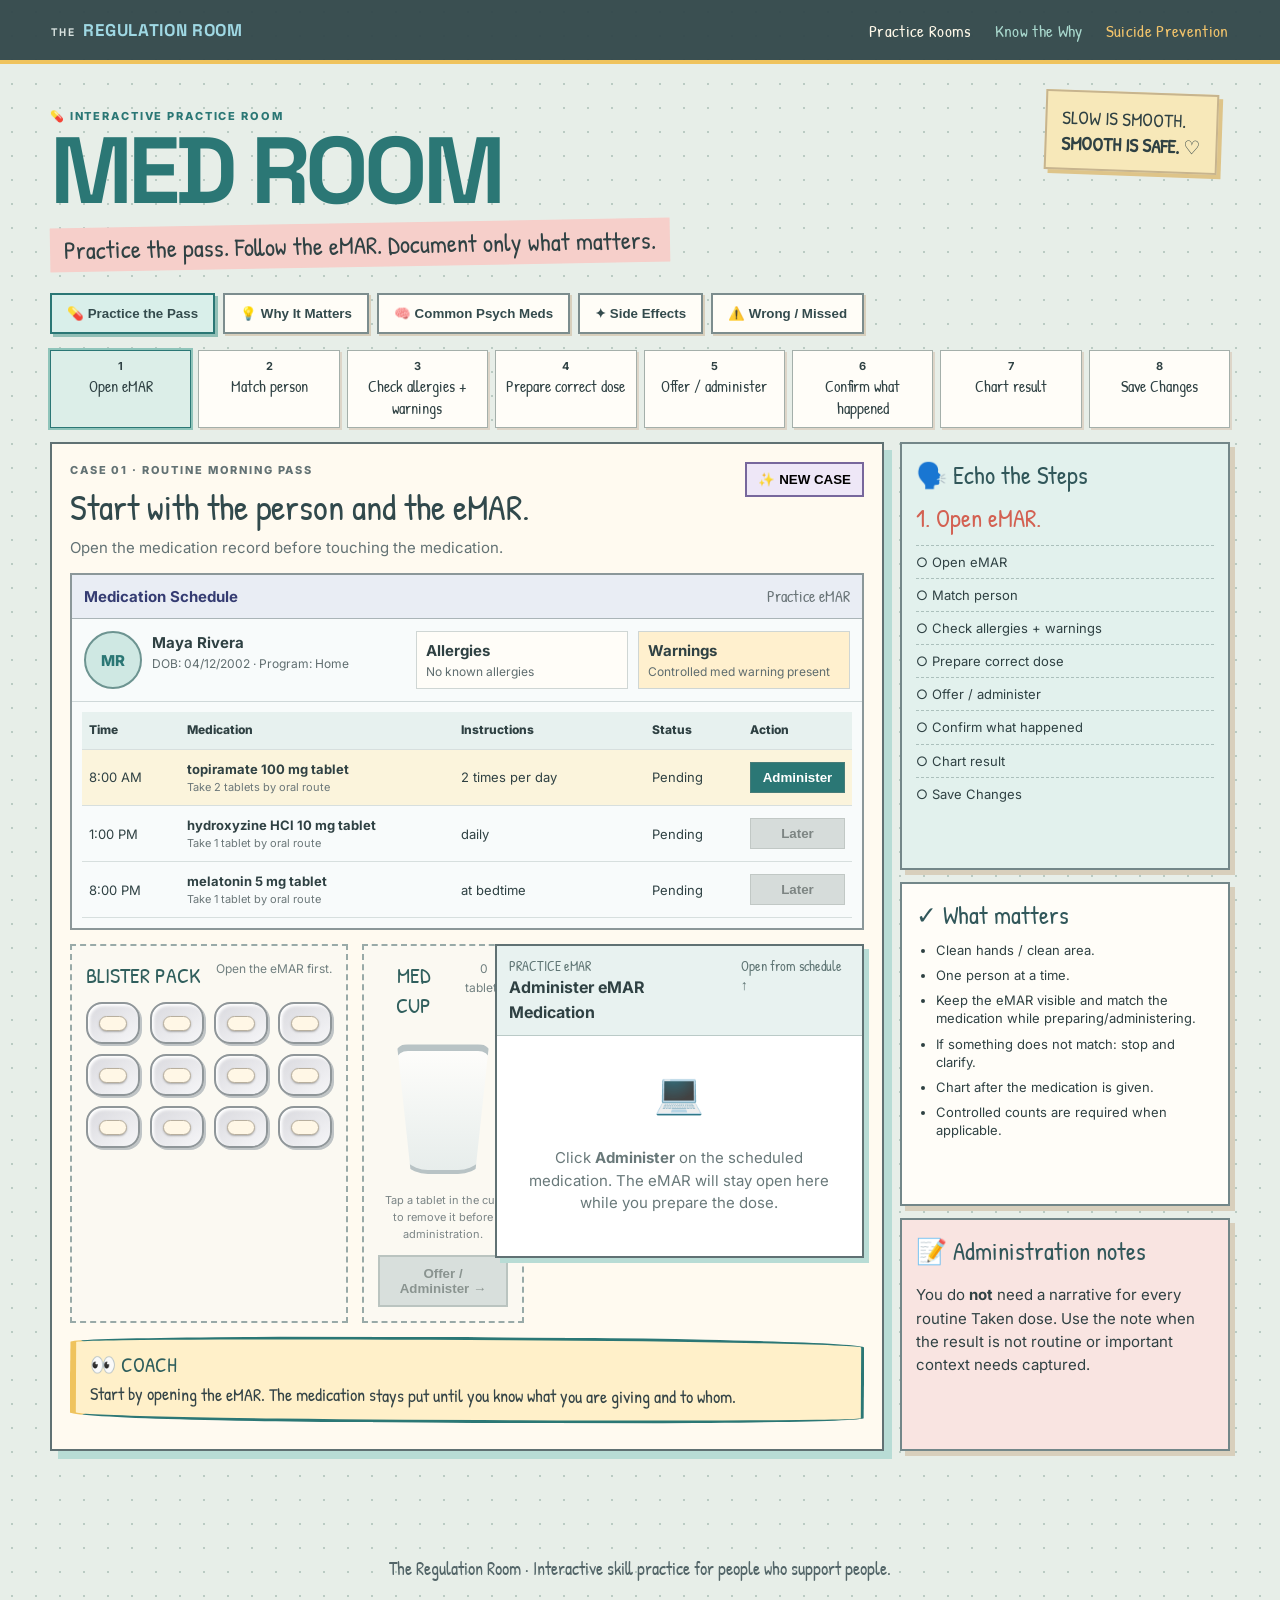
<file: med-room.html>
<!doctype html><html lang="en"><head><meta charset="utf-8"><meta name="viewport" content="width=device-width,initial-scale=1"><title>Med Room · The Regulation Room</title><link rel="preconnect" href="https://fonts.googleapis.com"><link rel="preconnect" href="https://fonts.gstatic.com" crossorigin><link href="https://fonts.googleapis.com/css2?family=Inter:wght@400;500;600;700;800&family=Patrick+Hand&family=Space+Grotesk:wght@600;700&display=swap" rel="stylesheet"><link rel="stylesheet" href="styles.css?v=15"><link rel="stylesheet" href="med-room.css?v=2"></head><body><header class="topbar"><a class="brand" href="index.html"><span>THE</span><strong>REGULATION ROOM</strong></a><nav><a href="index.html#rooms">Practice Rooms</a><a href="learning.html">Know the Why</a><a href="suicide.html">Suicide Prevention</a></nav></header><main class="shell med-main"><section class="med-hero"><p class="eyebrow">💊 INTERACTIVE PRACTICE ROOM</p><h1>MED ROOM</h1><p class="med-tag">Practice the pass. Follow the eMAR. Document only what matters.</p><div class="hero-note">SLOW IS SMOOTH.<br><b>SMOOTH IS SAFE.</b> ♡</div></section><nav class="med-tabs" aria-label="Med Room sections"><button class="active" data-tab="pass">💊 Practice the Pass</button><button data-tab="why">💡 Why It Matters</button><button data-tab="psych">🧠 Common Psych Meds</button><button data-tab="effects">✦ Side Effects</button><button data-tab="wrong">⚠️ Wrong / Missed</button></nav><section class="tab-panel active" id="tab-pass"><div class="step-rail" id="stepRail"></div><div class="med-grid"><section class="practice-card"><div class="practice-head"><div><p class="eyebrow" id="caseLabel">CASE 01 · ROUTINE MORNING PASS</p><h2 id="stepTitle">Start with the person and the eMAR.</h2><p id="stepText">Open the medication record before touching the medication.</p></div><button id="newCase" class="small-btn" type="button">✨ NEW CASE</button></div><div class="emar-window"><div class="emar-top"><b>Medication Schedule</b><span>Practice eMAR</span></div><div class="client-strip"><div class="avatar" aria-hidden="true">MR</div><div><b>Maya Rivera</b><small>DOB: 04/12/2002 · Program: Home</small></div><div class="allergy"><b>Allergies</b><span>No known allergies</span></div><div class="warning"><b>Warnings</b><span>Controlled med warning present</span></div></div><div class="schedule-table"><div class="tr th"><span>Time</span><span>Medication</span><span>Instructions</span><span>Status</span><span>Action</span></div><div class="tr med-row active-row" data-med="topiramate"><span>8:00 AM</span><span><b>topiramate 100 mg tablet</b><small>Take 2 tablets by oral route</small></span><span>2 times per day</span><span id="rowStatus">Pending</span><button id="administerBtn" type="button">Administer</button></div><div class="tr med-row"><span>1:00 PM</span><span><b>hydroxyzine HCl 10 mg tablet</b><small>Take 1 tablet by oral route</small></span><span>daily</span><span>Pending</span><button type="button" disabled>Later</button></div><div class="tr med-row"><span>8:00 PM</span><span><b>melatonin 5 mg tablet</b><small>Take 1 tablet by oral route</small></span><span>at bedtime</span><span>Pending</span><button type="button" disabled>Later</button></div></div></div><div class="pass-workspace"><div class="hands-on"><section class="blister-zone"><div class="zone-title"><b>BLISTER PACK</b><span id="blisterPrompt">Open the eMAR first.</span></div><div class="blister" id="blister"></div></section><section class="cup-zone"><div class="zone-title"><b>MED CUP</b><span id="cupCount">0 tablets</span></div><button class="cup" id="medCup" type="button" aria-label="Medication cup"><span id="cupPills"></span></button><small>Tap a tablet in the cup to remove it before administration.</small><button id="giveDose" class="give-dose" type="button" disabled>Offer / Administer →</button></section></div><section class="emar-dock" id="emarDock" aria-live="polite"><div class="dock-head"><div><span>PRACTICE eMAR</span><b>Administer eMAR Medication</b></div><span id="dockState">Open from schedule ↑</span></div><div id="dockClosed" class="dock-empty"><span>💻</span><p>Click <b>Administer</b> on the scheduled medication. The eMAR will stay open here while you prepare the dose.</p></div><div id="dockForm" hidden><div class="order-box"><strong>Maya Rivera</strong><b>topiramate 100 mg tablet</b><span>Take 2 Tablet By Oral Route 2 time(s) per day</span></div><div class="dock-checks"><span>✓ Person</span><span>✓ Allergies</span><span>✓ Warnings</span><span>✓ Order</span></div><label>Administration Time<input id="adminTime" value="09/05/2026 08:00 AM" readonly></label><label>Administration Result<select id="resultSelect"><option value="Taken">Taken</option><option value="Held">Held</option><option value="Hospitalized">Hospitalized</option><option value="MHAbsent">MHAbsent</option><option value="NotAvailable">NotAvailable</option></select></label><label>Quantity Administered Successfully<div class="qty-readout"><strong id="qtyDisplay">—</strong><span>Tablet</span></div></label><label>Administration Notes <small id="noteHint">Usually not needed for a routine Taken dose.</small><textarea id="adminNote" rows="3" placeholder="Add a note when the result is not routine or important context needs captured."></textarea></label><div class="modal-actions"><button id="cancelModal" type="button">Reset pass</button><button id="saveResult" type="button" disabled>Save Changes</button></div></div></section></div><div class="coach" id="medCoach"><b>👀 COACH</b><p>Start by opening the eMAR. The medication stays put until you know what you are giving and to whom.</p></div></section><aside class="side-stack"><section class="side-card echo-card"><h3>🗣️ Echo the Steps</h3><p class="echo-now" id="echoNow">1. Right person.</p><div id="echoList"></div></section><section class="side-card"><h3>✓ What matters</h3><ul><li>Clean hands / clean area.</li><li>One person at a time.</li><li>Keep the eMAR visible and match the medication while preparing/administering.</li><li>If something does not match: stop and clarify.</li><li>Chart after the medication is given.</li><li>Controlled counts are required when applicable.</li></ul></section><section class="side-card pink"><h3>📝 Administration notes</h3><p>You do <b>not</b> need a narrative for every routine Taken dose. Use the note when the result is not routine or important context needs captured.</p></section></aside></div></section><section class="tab-panel info-panel" id="tab-why"><h2>Why it matters</h2><div class="info-grid"><article><b>One person. One pass.</b><p>Preparing and administering for one person at a time reduces mix-ups and keeps the process focused.</p></article><article><b>The eMAR stays part of the pass.</b><p>Keep it visible while matching the person, medication, order and instructions instead of preparing from memory.</p></article><article><b>Chart what actually happened.</b><p>Routine Taken doses are documented promptly. Exceptions need the correct result and useful context.</p></article><article><b>Stop when something does not match.</b><p>A discrepancy is a stop sign—not a “close enough.” Clarify before administering.</p></article></div></section><section class="tab-panel info-panel" id="tab-psych"><h2>Common psych meds</h2><div class="coming-card"><span>🧠</span><div><h3>Education tab is next.</h3><p>This section will cover common medication groups, what staff may notice, and what belongs in clinical follow-up—without turning support staff into prescribers.</p></div></div></section><section class="tab-panel info-panel" id="tab-effects"><h2>Side effects</h2><div class="coming-card"><span>✦</span><div><h3>Notice. Document. Report.</h3><p>This section will practice recognizing a meaningful change, documenting observable symptoms, and using the person’s individualized clinical process when follow-up is needed.</p></div></div></section><section class="tab-panel info-panel" id="tab-wrong"><h2>Wrong / missed / not available</h2><div class="info-grid"><article><b>Wrong med, dose, time, route—or not given?</b><p>Treat it as a medication error and follow the agency reporting process immediately.</p></article><article><b>No supply?</b><p>Use the appropriate NotAvailable result and explain the reason in the administration note.</p></article><article><b>Refusal?</b><p>Use the agency refusal process and document the exception/follow-up where required.</p></article><article><b>Controlled medication discrepancy?</b><p>Stop and report the count discrepancy to the supervisor / On Call Manager.</p></article></div></section></main><footer>The Regulation Room · Interactive skill practice for people who support people.</footer><script src="med-room.js?v=3"></script></body></html>
</file>
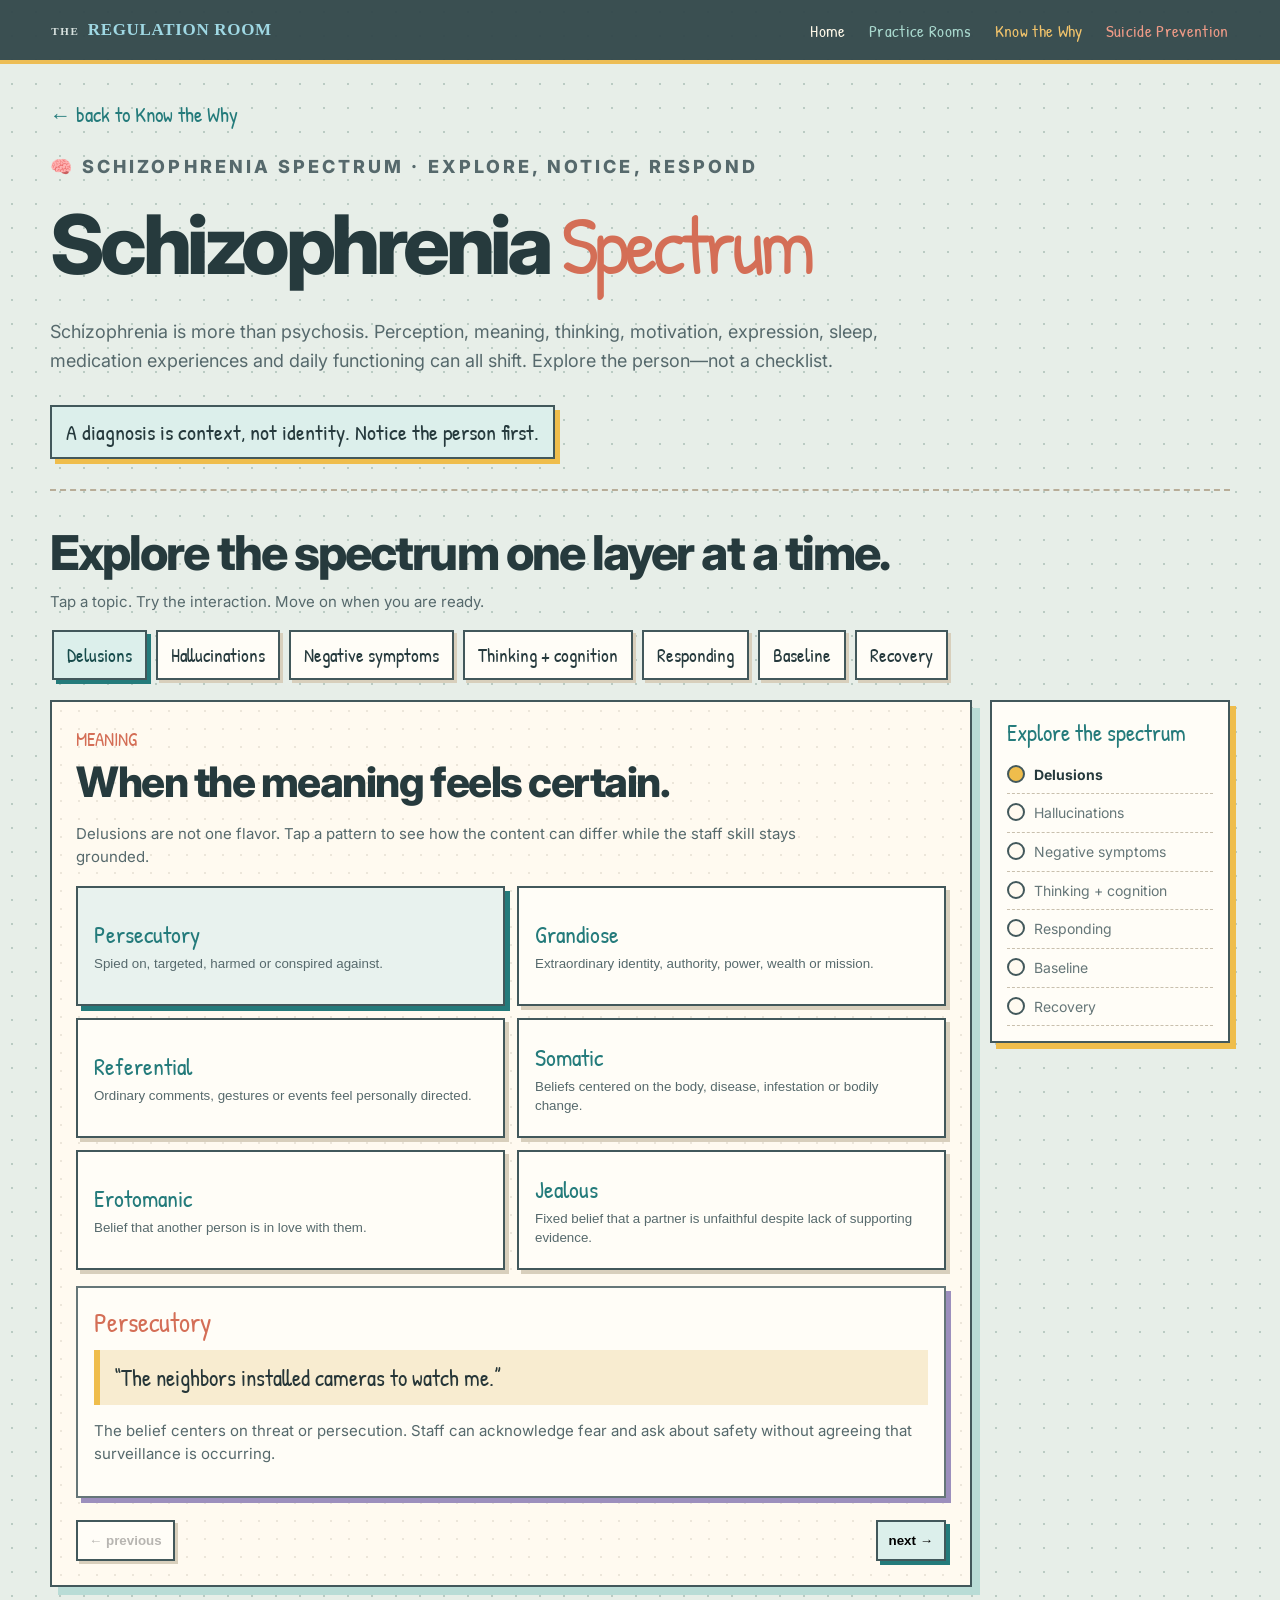
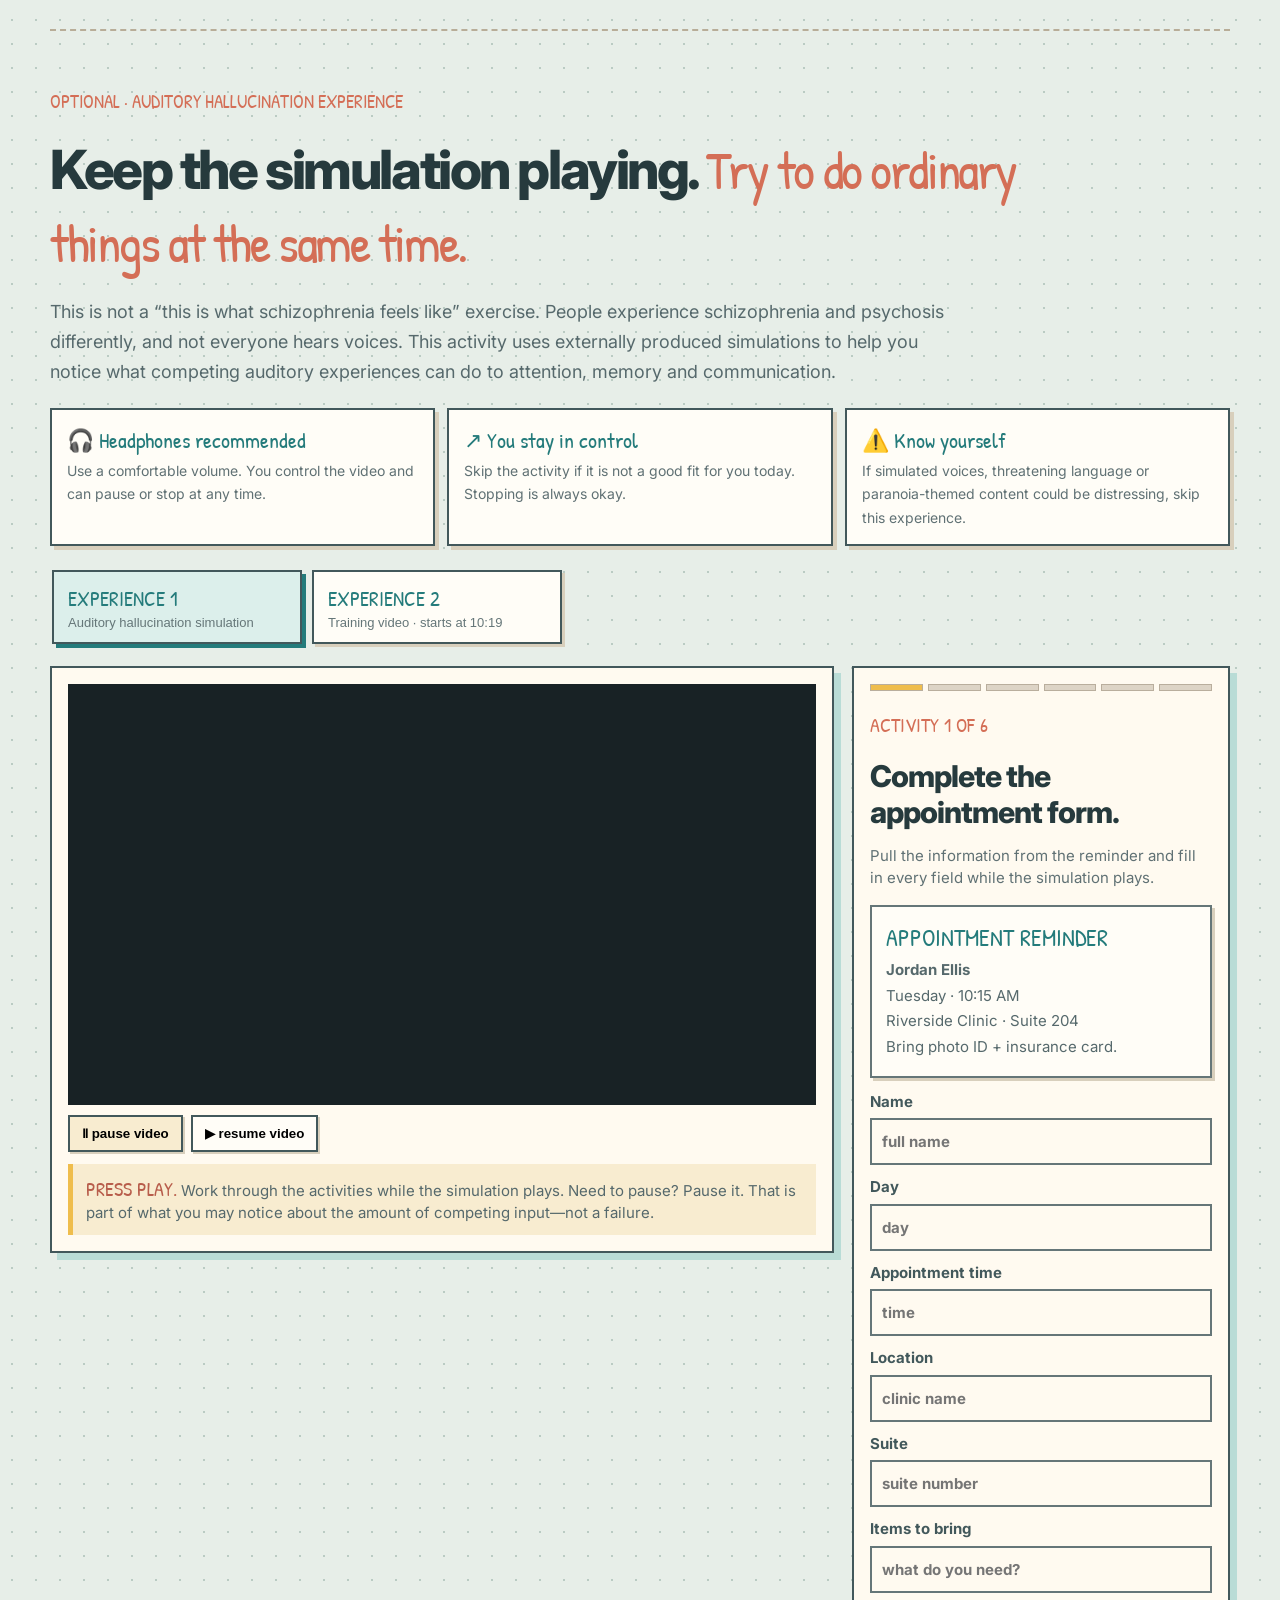
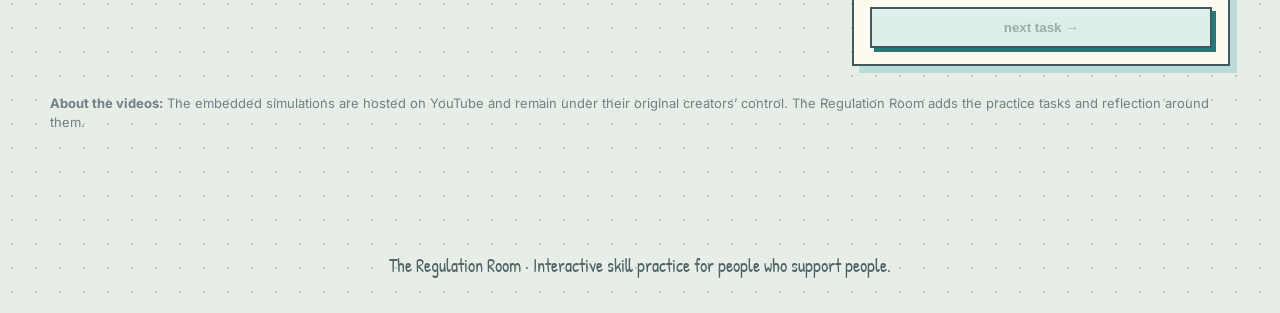
<file: schizophrenia.html>
<!doctype html>
<html lang="en">
<head>
<meta charset="utf-8">
<meta name="viewport" content="width=device-width,initial-scale=1">
<title>Schizophrenia Spectrum · Know the Why</title>
<link rel="preconnect" href="https://fonts.googleapis.com">
<link rel="preconnect" href="https://fonts.gstatic.com" crossorigin>
<link href="https://fonts.googleapis.com/css2?family=Inter:wght@400;500;600;700;800&family=Patrick+Hand&display=swap" rel="stylesheet">
<link rel="stylesheet" href="styles.css?v=15">
<link rel="stylesheet" href="schizophrenia.css?v=11">
<link rel="stylesheet" href="schizophrenia-polish.css?v=1">
</head>
<body>
<header class="topbar"><a class="brand" href="index.html"><span>THE</span><strong>REGULATION ROOM</strong></a><nav><a href="index.html">Home</a><a href="index.html#rooms">Practice Rooms</a><a href="learning.html">Know the Why</a><a href="suicide.html">Suicide Prevention</a></nav></header>
<main class="shell">
<a class="back" href="learning.html">← back to Know the Why</a>

<section class="sch-hero">
<p class="eyebrow">🧠 SCHIZOPHRENIA SPECTRUM · EXPLORE, NOTICE, RESPOND</p>
<h1>Schizophrenia <em>Spectrum</em></h1>
<p>Schizophrenia is more than psychosis. Perception, meaning, thinking, motivation, expression, sleep, medication experiences and daily functioning can all shift. Explore the person—not a checklist.</p>
<div class="hero-note">A diagnosis is context, not identity. Notice the person first.</div>
</section>

<section class="experience">
<div class="experience-head">
<h2>Explore the spectrum one layer at a time.</h2>
<p>Tap a topic. Try the interaction. Move on when you are ready.</p>
</div>
<div class="topic-strip" id="topicStrip" aria-label="Schizophrenia learning topics"></div>
<div class="learning-shell">
<section class="stage" aria-live="polite"><div class="stage-inner" id="stageInner"></div></section>
<aside class="side-rail" id="sideRail"></aside>
</div>
</section>

<section class="immersion-intro" id="audioLab">
<p class="stage-kicker">OPTIONAL · AUDITORY HALLUCINATION EXPERIENCE</p>
<h2>Keep the simulation playing. <em>Try to do ordinary things at the same time.</em></h2>
<p class="intro-copy">This is not a “this is what schizophrenia feels like” exercise. People experience schizophrenia and psychosis differently, and not everyone hears voices. This activity uses externally produced simulations to help you notice what competing auditory experiences can do to attention, memory and communication.</p>

<div class="before-grid">
<article><b>🎧 Headphones recommended</b><span>Use a comfortable volume. You control the video and can pause or stop at any time.</span></article>
<article><b>↗ You stay in control</b><span>Skip the activity if it is not a good fit for you today. Stopping is always okay.</span></article>
<article><b>⚠️ Know yourself</b><span>If simulated voices, threatening language or paranoia-themed content could be distressing, skip this experience.</span></article>
</div>

<div class="video-picker">
<button class="video-choice active" data-video="one"><b>EXPERIENCE 1</b><span>Auditory hallucination simulation</span></button>
<button class="video-choice" data-video="two"><b>EXPERIENCE 2</b><span>Training video · starts at 10:19</span></button>
</div>

<div class="simulation-workspace">
<div class="video-side">
<div class="youtube-wrap">
<iframe id="simulationVideo" src="https://www.youtube.com/embed/NyUqhbPD2tc?start=100&rel=0&controls=1&enablejsapi=1&playsinline=1" title="Auditory hallucination simulation" allow="accelerometer; autoplay; clipboard-write; encrypted-media; gyroscope; picture-in-picture; web-share" allowfullscreen></iframe>
</div>
<div class="player-actions">
<button id="pauseVideo" type="button">Ⅱ pause video</button>
<button id="resumeVideo" type="button">▶ resume video</button>
</div>
<div class="video-note"><b>PRESS PLAY.</b> Work through the activities while the simulation plays. Need to pause? Pause it. That is part of what you may notice about the amount of competing input—not a failure.</div>
</div>

<div class="task-side">
<div class="task-progress" id="taskProgress"></div>
<p class="marker-label" id="taskKicker">TASK 1</p>
<h3 id="taskTitle">Complete the task in front of you.</h3>
<p id="taskCopy">Complete the activity while the simulation continues. Finish the required fields to unlock Next.</p>
<div id="taskBody" class="task-body"></div>
<div id="taskFeedback" class="task-feedback" hidden></div>
<button id="taskNext" class="experience-launch">next task →</button>
<button id="finishExperience" class="experience-skip" hidden>stop tasks + reflect →</button>
</div>
</div>
</section>

<section class="silence-screen" id="silenceScreen" hidden>
<div class="silence-word">...</div>
<p>Notice the quiet.</p>
<strong>Take a second before you continue.</strong>
<button id="continueDebrief">continue when you’re ready →</button>
</section>

<section class="after-audio" id="afterAudio" hidden>
<p class="stage-kicker">AFTER THE NOISE</p>
<h2>What did you notice while you were trying to function?</h2>
<p>Select anything that fit. There is no score and there is no “right” reaction.</p>
<div class="reflection-grid">
<button data-reflect="reread">I reread things</button>
<button data-reflect="memory">I forgot information</button>
<button data-reflect="irritated">I got irritated</button>
<button data-reflect="rushed">I rushed to finish</button>
<button data-reflect="distracted">I kept losing my place</button>
<button data-reflect="voices">I followed the voices instead</button>
<button data-reflect="stopped">I wanted the task to stop</button>
<button data-reflect="fine">It was fairly easy for me</button>
</div>
<div class="reflection-result" id="reflectionResult">Choose what fit your experience.</div>

<div class="role-switch">
<span class="marker-label">NOW SWITCH ROLES.</span>
<h3>You’re the support person now.</h3>
<p>Imagine the person has been trying to manage ordinary tasks while competing experiences were pulling at their attention.</p>
<div class="support-scene">
<div class="person-line"><span>PERSON SUPPORTED</span><blockquote>“I DON’T KNOW. STOP ASKING ME.”</blockquote></div>
<div class="support-context">They have asked twice what time they need to leave, keep looking toward the hallway, and seem to lose track when you give more than one direction.</div>
<div class="response-list" id="supportResponses">
<button data-support="repeat">“I already told you twice. Your appointment is at 10:15.”</button>
<button data-support="write">“There’s a lot happening right now. Want me to write the time down?”</button>
<button data-support="attention">“You need to pay attention because we’re going to be late.”</button>
<button data-support="voices">“Tell me exactly what the voices are saying.”</button>
</div>
<div class="reaction" id="supportFeedback" hidden></div>
</div>
</div>

<div class="takeaway">
<p class="stage-kicker">THE TAKEAWAY</p>
<h3>You listened to a simulation. You did not experience schizophrenia.</h3>
<p>The point is not to leave thinking “now I know what it feels like.” The point is to notice how competing input can affect <strong>attention, working memory, communication, frustration and trust</strong>.</p>
<div class="support-tools"><span>fewer words</span><span>one step at a time</span><span>processing time</span><span>reduce extra stimulation</span><span>write information down</span><span>respond to emotion without arguing</span></div>
</div>
<button id="resetAudio" class="small-action">↻ do the experience again</button>
</section>

<section class="source-note">
<p><b>About the videos:</b> The embedded simulations are hosted on YouTube and remain under their original creators’ control. The Regulation Room adds the practice tasks and reflection around them.</p>
</section>
</main>

<footer>The Regulation Room · Interactive skill practice for people who support people.</footer>
<script src="schizophrenia.js?v=4"></script>
<script src="schizophrenia-audio.js?v=16"></script>
</body>
</html>
</file>
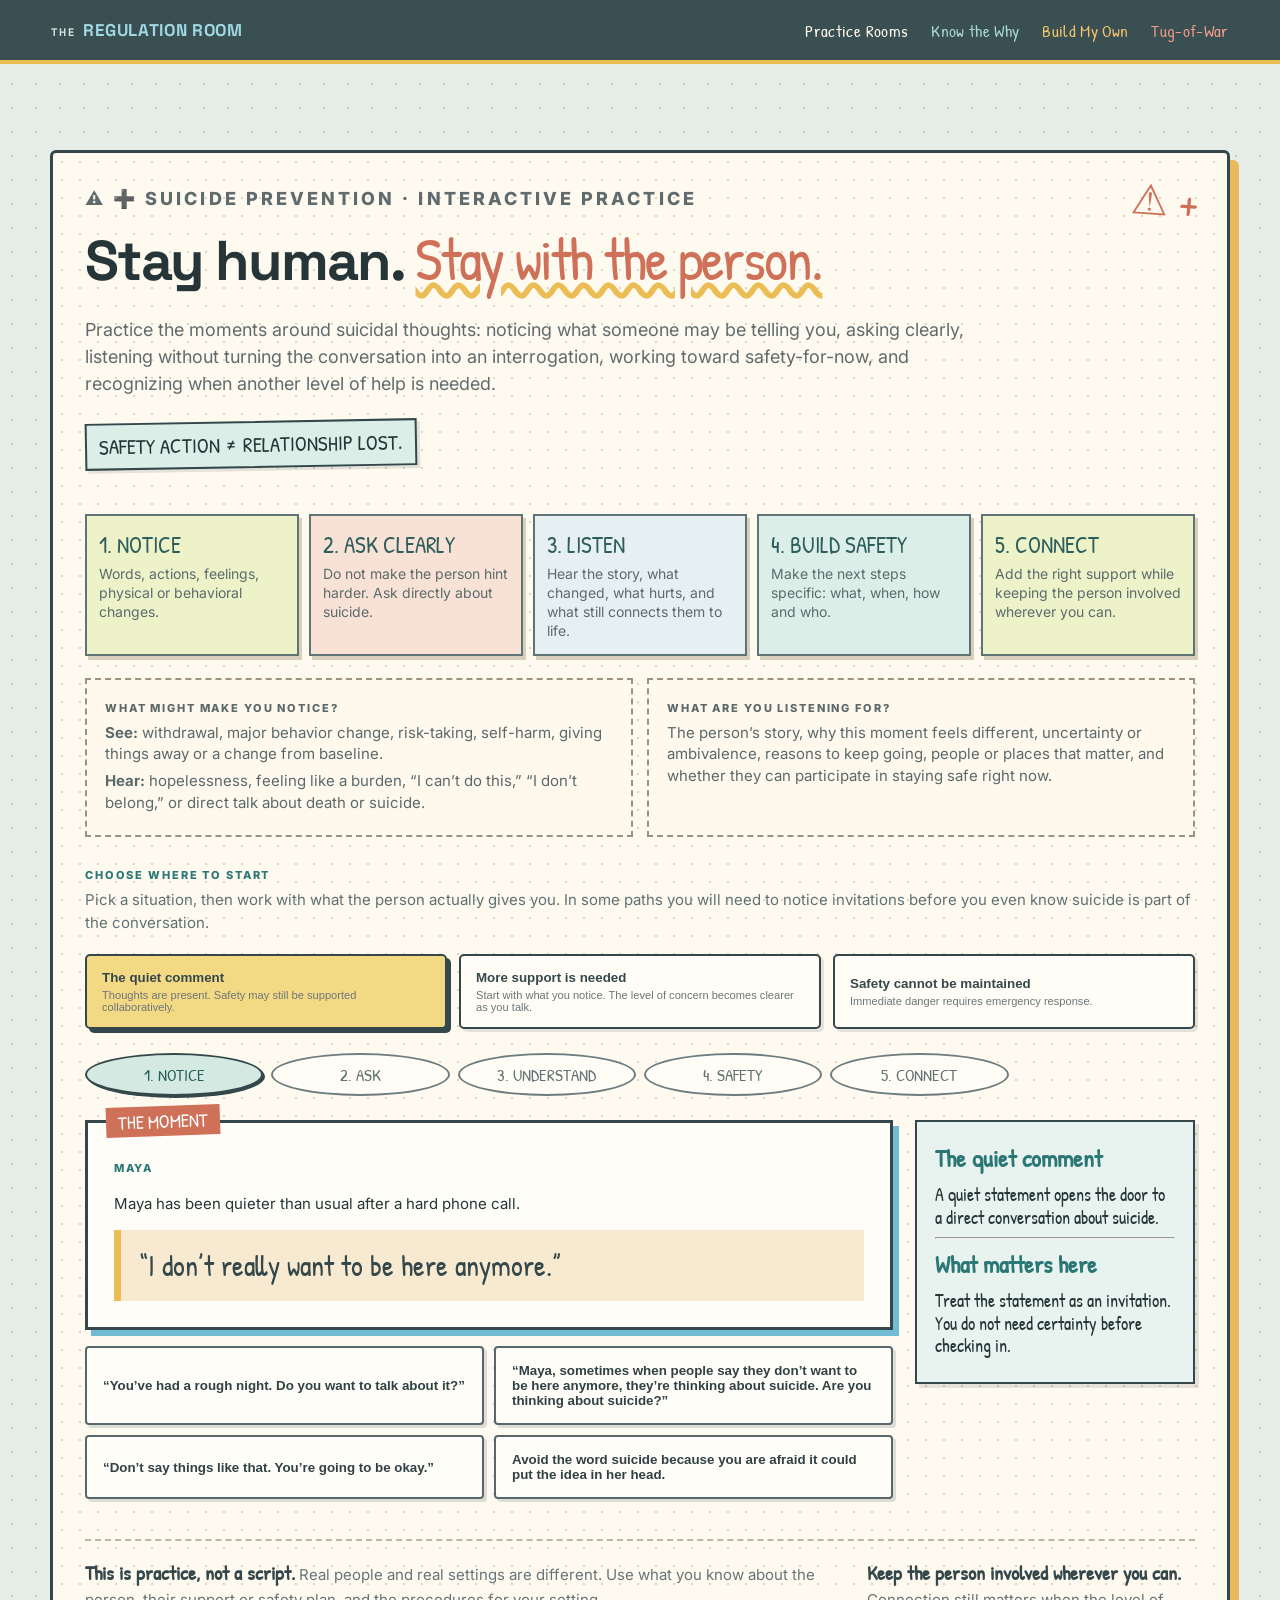
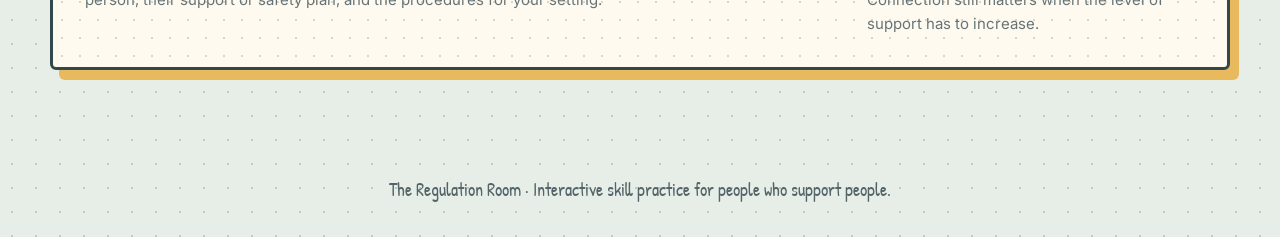
<file: suicide.html>
<!doctype html><html lang="en"><head><meta charset="utf-8"><meta name="viewport" content="width=device-width,initial-scale=1"><title>Suicide Prevention · The Regulation Room</title><link rel="preconnect" href="https://fonts.googleapis.com"><link rel="preconnect" href="https://fonts.gstatic.com" crossorigin><link href="https://fonts.googleapis.com/css2?family=Inter:wght@400;500;600;700;800&family=Patrick+Hand&family=Space+Grotesk:wght@600;700&display=swap" rel="stylesheet"><link rel="stylesheet" href="styles.css?v=15"><link rel="stylesheet" href="rooms.css?v=7"><link rel="stylesheet" href="suicide-room.css?v=5"></head><body><header class="topbar"><a class="brand" href="index.html"><span>THE</span><strong>REGULATION ROOM</strong></a><nav><a href="index.html#rooms">Practice Rooms</a><a href="learning.html">Know the Why</a><a href="index.html#builder">Build My Own</a><a href="index.html#rope">Tug-of-War</a></nav></header><main><section id="suicide-room" class="shell section"><div class="suicide-shell"><div class="suicide-head"><p class="eyebrow">⚠️ ➕ SUICIDE PREVENTION · INTERACTIVE PRACTICE</p><h2>Stay human. <em>Stay with the person.</em></h2><p>Practice the moments around suicidal thoughts: noticing what someone may be telling you, asking clearly, listening without turning the conversation into an interrogation, working toward safety-for-now, and recognizing when another level of help is needed.</p><span class="safety-rule">SAFETY ACTION ≠ RELATIONSHIP LOST.</span></div><div class="practice-map"><div><b>1. NOTICE</b><span>Words, actions, feelings, physical or behavioral changes.</span></div><div><b>2. ASK CLEARLY</b><span>Do not make the person hint harder. Ask directly about suicide.</span></div><div><b>3. LISTEN</b><span>Hear the story, what changed, what hurts, and what still connects them to life.</span></div><div><b>4. BUILD SAFETY</b><span>Make the next steps specific: what, when, how and who.</span></div><div><b>5. CONNECT</b><span>Add the right support while keeping the person involved wherever you can.</span></div></div><div class="training-lens"><div><p class="eyebrow">WHAT MIGHT MAKE YOU NOTICE?</p><p><strong>See:</strong> withdrawal, major behavior change, risk-taking, self-harm, giving things away or a change from baseline.</p><p><strong>Hear:</strong> hopelessness, feeling like a burden, “I can’t do this,” “I don’t belong,” or direct talk about death or suicide.</p></div><div><p class="eyebrow">WHAT ARE YOU LISTENING FOR?</p><p>The person’s story, why this moment feels different, uncertainty or ambivalence, reasons to keep going, people or places that matter, and whether they can participate in staying safe right now.</p></div></div><div style="margin:30px 0 12px"><p class="eyebrow" style="margin-bottom:4px">CHOOSE WHERE TO START</p><p style="margin:0;color:#607174">Pick a situation, then work with what the person actually gives you. In some paths you will need to notice invitations before you even know suicide is part of the conversation.</p></div><div class="suicide-cases"><button type="button" data-case="quiet"><b>The quiet comment</b><small>Thoughts are present. Safety may still be supported collaboratively.</small></button><button type="button" data-case="more"><b>More support is needed</b><small>Start with what you notice. The level of concern becomes clearer as you talk.</small></button><button type="button" data-case="emergency"><b>Safety cannot be maintained</b><small>Immediate danger requires emergency response.</small></button></div><div id="srTrack" class="safety-track"></div><div class="safety-stage"><div><div class="safety-convo"><p id="srPerson" class="safety-person"></p><p id="srDirection"></p><blockquote id="srQuote"></blockquote></div><div id="srChoices" class="safety-choices"></div><div id="srFeedback" class="safety-feedback" hidden><h4 id="srFeedbackTitle"></h4><p id="srFeedbackText"></p><div class="next"><button type="button" id="srNext">Keep going →</button></div></div></div><aside class="safety-side"><h4 id="srCaseTitle"></h4><p id="srCaseDesc"></p><hr><h4>What matters here</h4><p id="srSide"></p></aside></div><div id="safetyFramework" class="safety-framework" hidden><p class="eyebrow">SAFETY-FOR-NOW LENS · MORE SUPPORT IS NEEDED</p><div class="framework-grid"><div><b>PREVENT</b><p>Is harm happening now or likely very soon? Can the person participate in safe decisions? If immediate safety cannot be maintained, activate the emergency response for the setting.</p></div><div><b>PROTECT</b><p>What could increase danger right now? Consider current suicide planning, access to identified risks, substance or medication concerns, prior suicidal behavior, mental-health symptoms and the person’s existing plan.</p></div><div><b>PROMOTE</b><p>What reduces stress or adds life back into the next few hours? People, places, coping strengths, routines, supportive environments and reasons to stay connected all matter.</p></div><div><b>PREPARE</b><p>Who can help if things get harder? Make crisis, clinical, personal and emergency contacts concrete and know how the person will reach them.</p></div></div><p class="framework-question">Right now, what will help this person be safer — and who needs to be part of that?</p></div><div class="safety-bottom"><p><strong>This is practice, not a script.</strong> Real people and real settings are different. Use what you know about the person, their support or safety plan, and the procedures for your setting.</p><p><strong>Keep the person involved wherever you can.</strong><br>Connection still matters when the level of support has to increase.</p></div></div></section></main><footer>The Regulation Room · Interactive skill practice for people who support people.</footer><script src="suicide-room.js?v=9"></script></body></html>
</file>
<file: styles.css>
:root{--bg:#e7eee8;--paper:#fffaf0;--ink:#263638;--muted:#667477;--teal:#2b7775;--blue:#72bdd4;--sage:#9fbd8d;--rust:#cf7058;--gold:#edbd55;--pink:#dc8c9d;--purple:#9c8fbd;--line:#c7c1b4;--dark:#33484b;--shadow:rgba(43,52,48,.13)}*{box-sizing:border-box}html{scroll-behavior:smooth}body{margin:0;background-color:#e7eee8;background-image:radial-gradient(#bacbc3 1px,transparent 1px);background-size:24px 24px;color:var(--ink);font:15px/1.55 Inter,sans-serif}.shell{width:min(1180px,calc(100% - 38px));margin:auto}.topbar{position:sticky;top:0;z-index:30;min-height:64px;padding:0 clamp(20px,4vw,60px);display:flex;align-items:center;justify-content:space-between;background:#33484bf5;border-bottom:4px solid var(--gold)}.brand{display:flex;gap:8px;align-items:baseline;text-decoration:none;color:#d8e2df;font:700 11px Space Grotesk;letter-spacing:.16em}.brand strong{color:#9fd8e3;font-size:17px;letter-spacing:.04em}.topbar nav{display:flex;gap:23px}.topbar nav a{color:#fff9e9;text-decoration:none;font:17px 'Patrick Hand';letter-spacing:.02em}.topbar nav a:nth-child(2){color:#a9d9ce}.topbar nav a:nth-child(3){color:#f2c46b}.topbar nav a:nth-child(4){color:#ef9b87}.eyebrow{margin:0;color:var(--teal);font-size:11px;font-weight:800;letter-spacing:.17em}.hero{position:relative;min-height:62vh;display:grid;grid-template-columns:1.15fr .85fr;gap:48px;align-items:center;padding:64px 0}.hero:before{content:'✦  notice • choose • adapt  ↘';position:absolute;right:3%;top:35px;font:23px 'Patrick Hand';color:var(--rust);transform:rotate(4deg)}.hero:after{content:'connection > correction';position:absolute;left:2%;bottom:28px;font:22px 'Patrick Hand';color:var(--teal);transform:rotate(-3deg);text-decoration:underline;text-decoration-style:wavy;text-decoration-color:var(--gold)}.hero h1,.heading h2{font:700 clamp(42px,6vw,72px)/1.03 Space Grotesk;letter-spacing:-.04em;margin:12px 0 20px}.hero h1 em{font-family:'Patrick Hand';font-size:1.1em;font-style:normal;color:var(--rust);text-decoration:underline;text-decoration-style:wavy;text-decoration-color:var(--gold)}.lead{font-size:18px;color:#526164;max-width:650px}.actions{display:flex;gap:11px;flex-wrap:wrap;margin-top:28px}.btn{border:2px solid #34484b;border-radius:5px;padding:13px 18px;font-weight:800;cursor:pointer;text-decoration:none;display:inline-block;box-shadow:3px 3px 0 #34484b;transition:.15s}.btn:hover{transform:translate(-1px,-2px);box-shadow:5px 5px 0 #34484b}.primary{background:var(--teal);color:white}.secondary{background:#f7d77f;color:#34484b}.hero aside{position:relative;background:#fffaf0;color:#34484b;border:3px solid #34484b;border-radius:5px;padding:30px;box-shadow:8px 8px 0 var(--blue);transform:rotate(1deg)}.hero aside:before{content:'THE BIG IDEA';position:absolute;top:-17px;left:22px;background:var(--rust);color:white;padding:2px 12px;font:19px 'Patrick Hand';transform:rotate(-3deg)}.hero aside span{display:none}.hero aside h2{font:30px 'Patrick Hand';margin:8px 0}.hero aside p{color:#687477}.hero aside b{display:block;color:#416c67;font:20px 'Patrick Hand';margin-top:12px}.section{position:relative;padding:72px 0}.section:nth-of-type(2):before{content:'↙ pick one. see what happens.';position:absolute;right:4%;top:55px;color:var(--blue);font:20px 'Patrick Hand';transform:rotate(3deg)}.heading{max-width:820px;margin-bottom:28px}.heading h2{font-size:clamp(34px,5vw,52px);margin:7px 0 10px}.heading h2:after{content:' ~';font-family:'Patrick Hand';color:var(--gold)}.heading>p:last-child{color:var(--muted);font-size:17px}.quick-feed{display:grid;grid-auto-flow:column;grid-auto-columns:minmax(260px,31%);gap:18px;overflow-x:auto;padding:8px 5px 20px}.quick-feed button,.dx-card{position:relative;border:2px solid #536568;background:#fffaf0;border-radius:5px;padding:20px;text-align:left;color:var(--ink);cursor:pointer;box-shadow:5px 5px 0 #53656826;transition:.15s}.quick-feed button:nth-child(1){box-shadow:6px 6px 0 #72bdd4}.quick-feed button:nth-child(2){box-shadow:6px 6px 0 #edbd55}.quick-feed button:nth-child(3){box-shadow:6px 6px 0 #9fbd8d}.quick-feed button:nth-child(4){box-shadow:6px 6px 0 #dc8c9d}.quick-feed button:nth-child(5){box-shadow:6px 6px 0 #9c8fbd}.quick-feed button:nth-child(6){box-shadow:6px 6px 0 #cf7058}.quick-feed button:hover,.dx-card:hover{transform:translateY(-4px) rotate(-.5deg)}.quick-feed button{min-height:180px}.quick-feed button:after{content:'↗';position:absolute;right:13px;bottom:8px;font:29px 'Patrick Hand';color:var(--rust)}.quick-feed span{display:inline-block;color:#34484b;background:#f3cc6d;border:2px solid #34484b;border-radius:45% 55% 48% 52%;padding:4px 9px;font:14px 'Patrick Hand';font-weight:700;transform:rotate(-2deg)}.quick-feed b,.quick-feed small,.dx-card b,.dx-card small{display:block}.quick-feed b{font:26px 'Patrick Hand';margin:17px 0 9px;line-height:1}.quick-feed small,.dx-card small{color:var(--muted)}.dx-grid{display:grid;grid-template-columns:repeat(4,1fr);gap:16px}.dx-card{min-height:150px}.dx-card:nth-child(4n+1){border-top:7px solid var(--blue)}.dx-card:nth-child(4n+2){border-top:7px solid var(--rust)}.dx-card:nth-child(4n+3){border-top:7px solid var(--gold)}.dx-card:nth-child(4n){border-top:7px solid var(--sage)}.dx-card span{display:block;font-size:28px;margin-bottom:10px}.dx-card b{font:23px 'Patrick Hand';line-height:1.05;margin-bottom:6px}.dx-panel{position:relative;margin-top:22px;padding:32px;background:#fffaf0;color:#34484b;border:3px solid #34484b;border-radius:5px;box-shadow:8px 8px 0 var(--teal)}.dx-panel:before{content:'LEARN IT → TRY IT';position:absolute;right:35px;top:-18px;background:var(--gold);padding:3px 13px;border:2px solid #34484b;font:18px 'Patrick Hand';transform:rotate(2deg)}.dx-title{display:flex;justify-content:space-between}.dx-title h3{font:42px 'Patrick Hand';margin:5px 0;color:var(--rust)}.dx-title button{width:40px;height:40px;border-radius:50%;border:2px solid #34484b;background:#f5d77d;color:#34484b;font-size:24px}.learn-tabs{display:flex;flex-wrap:wrap;gap:9px;margin:24px 0 14px}.learn-tabs button{border:2px solid #526568;background:#fffdf6;color:#34484b;border-radius:4px;padding:10px 14px;font-weight:700;box-shadow:2px 2px 0 #526568}.learn-tabs button.active{background:#a9d9ce;transform:rotate(-1deg)}.learn-content{background:#e9f4f0;color:#344447;border:2px dashed #6b9388;border-radius:4px;padding:20px}.learn-content p{margin:8px 0}.scenario-area{margin-top:23px}.scenario-buttons{display:grid;grid-template-columns:repeat(2,1fr);gap:10px}.scenario-buttons button{padding:16px;border:2px solid #34484b;background:#f5d77d;color:#34484b;border-radius:4px;text-align:left;font-weight:800;box-shadow:3px 3px 0 #34484b}.scenario-buttons button:nth-child(even){background:#b9ddd4}.scenario-buttons small{display:block;color:#566669}.fine{font-size:11px;color:#687477}.builder{position:relative;background:#fffaf0;border:3px solid #34484b;border-radius:5px;padding:32px;box-shadow:8px 8px 0 var(--rust)}.builder:before{content:'mix + match your shift ✎';position:absolute;right:25px;top:-20px;background:var(--blue);border:2px solid #34484b;padding:3px 12px;font:20px 'Patrick Hand';transform:rotate(2deg)}.build-row{display:grid;grid-template-columns:48px 1fr;gap:17px;padding:22px 0;border-bottom:2px dashed #c7bdaa}.build-row i{width:42px;height:42px;border:2px solid #34484b;border-radius:48% 52% 45% 55%;background:var(--gold);color:#34484b;display:grid;place-items:center;font:24px 'Patrick Hand';font-style:normal;font-weight:800;transform:rotate(-4deg)}.build-row:nth-child(2) i{background:var(--blue);transform:rotate(3deg)}.build-row:nth-child(3) i{background:var(--pink)}.build-row h3{font:26px 'Patrick Hand';margin:3px 0 13px}.build-row h3 small{font:18px 'Patrick Hand';color:var(--rust)}.bubbles{display:flex;flex-wrap:wrap;gap:9px}.bubbles button{border:2px solid #7b8582;background:#f9f3e8;color:#394a4d;border-radius:48% 52% 46% 54%;padding:9px 14px;font-weight:700;transition:.12s}.bubbles button:nth-child(3n+1){transform:rotate(-1deg)}.bubbles button:nth-child(3n+2){transform:rotate(1deg)}.bubbles button:hover{background:#e5f2ee}.bubbles button.selected{background:var(--teal);border-color:#34484b;color:white;box-shadow:2px 2px 0 #34484b}.builder>.btn{margin-top:24px;background:var(--rust)}.error{color:var(--rust);font-weight:700}.built{position:relative;margin-top:24px;padding:24px;border:3px solid #34484b;border-radius:4px;background:#e6f2ee;color:#34484b;box-shadow:5px 5px 0 var(--gold)}.built h3{font:28px 'Patrick Hand';color:var(--rust)}
/* SKETCHNOTE TUG OF WAR */.rope-card.sketchnote{position:relative;overflow:hidden;background-color:#faf6eb;background-image:radial-gradient(#d9d2c3 .8px,transparent .8px);background-size:18px 18px;border:3px solid #33484b;border-radius:7px;padding:34px;color:var(--ink);box-shadow:9px 10px 0 #72bdd466;transform:rotate(-.08deg)}.tape{position:absolute;width:110px;height:28px;background:#e8c76c99;z-index:2}.tape-a{top:5px;left:7%;transform:rotate(-4deg)}.tape-b{top:6px;right:7%;transform:rotate(4deg)}.scribble-title{text-align:center;font:25px/1.05 'Patrick Hand',cursive;letter-spacing:.04em;margin:2px 0 24px;color:#43575a}.scribble-title b{font-size:34px;color:var(--rust);text-decoration:underline;text-decoration-style:wavy;text-decoration-color:var(--gold)}.phase-track{display:grid;grid-template-columns:repeat(6,1fr);gap:8px;margin:0 auto 24px;max-width:980px}.phase{padding:9px 6px;border:2px solid #657678;border-radius:48% 52% 46% 54%;background:#fffaf0;color:#667477;text-align:center;font:16px 'Patrick Hand';transform:rotate(-1deg)}.phase:nth-child(even){transform:rotate(1deg)}.phase.active{background:#f2cf73;color:#263638;border-color:#35484b;box-shadow:3px 3px 0 #35484b}.phase.done{background:#b8d8cf;color:#2e4a49}.sketch-board{position:relative;min-height:240px;display:grid;grid-template-columns:160px 1fr 160px;align-items:center;gap:18px;border-top:3px dashed #b9b2a5;border-bottom:3px dashed #b9b2a5;padding:20px 5px}.sketch-note{font:20px 'Patrick Hand';display:flex;flex-direction:column;gap:3px;transform:rotate(-2deg)}.sketch-note b{font-size:24px;color:var(--teal);text-decoration:underline;text-decoration-style:wavy}.sketch-note span:before{content:'✓ ';color:var(--rust);font-weight:bold}.note-right{transform:rotate(2deg)}.note-right b{color:var(--rust)}.rope-zone{height:190px;position:relative}.rope{position:absolute;left:-10px;right:-10px;top:88px;height:16px;border-radius:45%;background:repeating-linear-gradient(135deg,#d9a74f 0 8px,#80582f 8px 16px);border:2px solid #5b422a;box-shadow:0 4px 0 #d8c9ad;transition:all .5s}.marker{position:absolute;left:50%;top:63px;width:15px;height:66px;background:var(--rust);border:2px solid #543e37;transform:translateX(-50%) rotate(2deg);transition:left .45s}.marker:after{content:'YOU';position:absolute;top:-22px;left:-8px;font:16px 'Patrick Hand';color:var(--rust)}.midline{position:absolute;left:50%;top:4px;height:165px;border-left:3px dashed var(--sage)}.midline b{position:absolute;left:8px;white-space:nowrap;color:#5f806b;font:18px 'Patrick Hand';transform:rotate(-2deg)}.zone-labels{position:absolute;left:0;right:0;bottom:0;display:flex;justify-content:space-between;font:22px 'Patrick Hand'}.zone-labels b:first-child{color:var(--teal)}.zone-labels b:last-child{color:var(--rust)}.sketch-arrow{position:absolute;font:48px 'Patrick Hand';color:var(--blue);left:16%;top:14px;transform:rotate(15deg)}.sketch-callout{position:absolute;right:6%;top:12px;font:21px/1 'Patrick Hand';color:var(--rust);transform:rotate(4deg);border:2px solid var(--rust);border-radius:50%;padding:8px 14px;text-align:center;background:#fffaf0}.tug-copy{max-width:780px;margin:18px auto;text-align:center;font:22px 'Patrick Hand';color:#35484b;background:#dceee8;border:2px solid #7fa99e;border-radius:48% 52% 45% 55%;padding:11px 20px;transform:rotate(.5deg)}.conversation{position:relative;display:grid;grid-template-columns:1fr auto;gap:20px;background:#fffdf6;color:#344447;border:3px solid #43575a;border-radius:4px;padding:25px;box-shadow:5px 5px 0 #76b8cb;transform:rotate(-.25deg)}.conversation:before{content:'THE MOMENT';position:absolute;top:-17px;left:18px;background:var(--rust);color:white;padding:2px 12px;font:18px 'Patrick Hand';transform:rotate(-2deg)}.conversation blockquote{margin:10px 0 0;padding:12px 17px;border-left:6px solid var(--gold);background:#f5ead4;font:27px 'Patrick Hand';font-weight:700}.conversation #roundStatus{font:18px 'Patrick Hand';color:var(--teal);max-width:180px}.margin-note{text-align:right;margin:10px 20px -4px auto;width:170px;font:20px/1 'Patrick Hand';color:var(--rust);transform:rotate(-4deg)}.margin-note b{font-size:29px}.choices{display:grid;grid-template-columns:repeat(2,1fr);gap:12px;margin-top:10px}.choices button{background:#fffdf7;border:2px solid #637375;color:#314245;border-radius:5px;padding:17px 19px;text-align:left;font-weight:700;cursor:pointer;box-shadow:3px 3px 0 #d9d0bd;transition:.15s}.choices button:nth-child(2n){transform:rotate(.35deg)}.choices button:nth-child(2n+1){transform:rotate(-.25deg)}.choices button:hover{background:#e1f0eb;border-color:var(--teal);transform:translateY(-2px) rotate(0)}.coach{margin:18px 0 8px;background:#dceee8;color:#344447;border:3px solid var(--teal);border-radius:50% 45% 48% 42% / 8% 10% 8% 10%;padding:18px 24px;transform:rotate(.3deg)}.coach b{font:21px 'Patrick Hand';color:var(--teal)}.coach p{margin:5px 0}.reflection{margin-top:14px;padding:22px;border:3px solid #9a7337;background:#f0ce88;color:#29383a}.sketch-footer{display:flex;justify-content:center;flex-wrap:wrap;gap:12px 26px;margin:28px 0 12px;font:21px 'Patrick Hand';color:#38565a}.sketch-footer span:nth-child(2){color:var(--rust)}.sketch-footer span:nth-child(3){color:#527d69}.sketch-footer span:nth-child(4){color:#a06e3c}.sketch-footer span:nth-child(5){color:#b45f6b}.rope-rule{text-align:center;color:#31494c;font:25px 'Patrick Hand';font-weight:800;margin:10px 0 0}.rope-rule strong{color:var(--rust);font-size:34px}footer{text-align:center;padding:35px;color:#536568;font:18px 'Patrick Hand'}@media(max-width:900px){.topbar nav{display:none}.hero{grid-template-columns:1fr}.hero:before{display:none}.dx-grid{grid-template-columns:repeat(2,1fr)}.quick-feed{grid-auto-columns:72%}.sketch-board{grid-template-columns:110px 1fr 110px}.sketch-note{font-size:16px}.sketch-note b{font-size:19px}.choices{grid-template-columns:1fr}.phase-track{grid-template-columns:repeat(3,1fr)}}@media(max-width:560px){.dx-grid{grid-template-columns:1fr}.build-row{grid-template-columns:1fr}.quick-feed{grid-auto-columns:86%}.section{padding:55px 0}.rope-card.sketchnote{padding:22px 14px}.sketch-board{grid-template-columns:1fr;min-height:370px}.sketch-note{position:absolute;z-index:3}.note-left{left:4px;bottom:4px}.note-right{right:4px;bottom:4px}.rope-zone{width:100%;align-self:start}.conversation{grid-template-columns:1fr}.scribble-title b{font-size:28px}.margin-note{display:none}.hero:after{display:none}}
</file>
<file: rooms.css>
.rooms-section{padding-top:58px}.rooms-section:before{display:none}.room-board{display:grid;grid-template-columns:repeat(12,1fr);gap:18px;align-items:stretch}.room-card{position:relative;min-height:210px;padding:22px;border:3px solid #34484b;border-radius:6px;background:#fffaf0;color:#34484b;text-decoration:none;box-shadow:6px 7px 0 #34484b22;display:flex;gap:15px;overflow:hidden;transition:.18s}.room-card:hover{transform:translateY(-4px) rotate(-.4deg);box-shadow:9px 10px 0 #34484b22}.room-card:nth-child(even){transform:rotate(.35deg)}.room-card:nth-child(even):hover{transform:translateY(-4px) rotate(0)}.room-card:after{content:'✦';position:absolute;right:13px;top:8px;font:28px 'Patrick Hand';opacity:.35}.room-card .room-icon{font-size:36px;line-height:1}.room-card small{display:block;font:15px 'Patrick Hand';letter-spacing:.04em;color:#58696c;margin-bottom:4px}.room-card h3{font:31px/1 'Patrick Hand';margin:2px 0 10px}.room-card p{margin:0;color:#5c686a;line-height:1.45}.room-card>b{position:absolute;right:15px;bottom:10px;font:20px 'Patrick Hand';font-weight:400;transform:rotate(-3deg)}.room-rope{grid-column:span 7;background:#f8e7bf;box-shadow:7px 8px 0 var(--gold)}.room-rope h3,.room-rope>b{color:#8d592e}.room-say{grid-column:span 5;background:#dceff4;box-shadow:7px 8px 0 var(--blue)}.room-say h3,.room-say>b{color:#397f95}.room-doc{grid-column:span 4;background:#f7e1e5;box-shadow:7px 8px 0 var(--pink)}.room-doc h3,.room-doc>b{color:#a85064}.room-incident{grid-column:span 4;background:#f9e4da;box-shadow:7px 8px 0 var(--rust)}.room-incident h3,.room-incident>b{color:#a95641}.room-med{grid-column:span 4;background:#e5e0f2;box-shadow:7px 8px 0 var(--purple)}.room-med h3,.room-med>b{color:#695d94}.room-community{grid-column:span 6;background:#dff0e2;box-shadow:7px 8px 0 var(--sage)}.room-community h3,.room-community>b{color:#4f7b58}.room-adl{grid-column:span 6;background:#e4f0ed;box-shadow:7px 8px 0 var(--teal)}.room-adl h3,.room-adl>b{color:#2b7775}.room-why{grid-column:span 6;background:#eef1cc;box-shadow:7px 8px 0 #bccb68}.room-why h3,.room-why>b{color:#647326}.room-suicide{grid-column:span 6;background:#f7e7c7;box-shadow:7px 8px 0 var(--rust)}.room-suicide h3,.room-suicide>b{color:#a95641}.room-shift{grid-column:span 12;background:#ffe0c7;box-shadow:7px 8px 0 #ef945a}.room-shift h3,.room-shift>b{color:#a94f2f}.role-key{display:flex;justify-content:center;gap:18px;flex-wrap:wrap;margin:-7px 0 20px;font:20px 'Patrick Hand'}.role-key span{border:2px solid #34484b;padding:6px 13px;background:#fffdf6;box-shadow:2px 2px 0 #34484b}.role-key .you-key{background:#dceee8;color:#246661;transform:rotate(-1deg)}.role-key .them-key{background:#f7e1d9;color:#a64f3d;transform:rotate(1deg)}.sketch-note em{display:block;font:16px 'Patrick Hand';font-style:normal;color:#69787a;margin:-3px 0 6px}.note-left{border-left:5px solid var(--teal);padding-left:10px}.note-right{border-right:5px solid var(--rust);padding-right:10px;text-align:right}.note-right span:before{content:''}.note-right span:after{content:' ←';color:var(--rust)}.sketch-arrow{display:none!important}.margin-note{display:none!important}.rope-feedback{display:grid;grid-template-columns:1fr 1fr;gap:16px;margin:18px 0 8px}.feedback-side{position:relative;border:2px solid #34484b;background:#fffdf6;padding:15px 18px;box-shadow:4px 4px 0 #34484b22;font-family:'Patrick Hand'}.feedback-side.you{border-left:7px solid var(--teal);transform:rotate(-.35deg)}.feedback-side.them{border-right:7px solid var(--rust);transform:rotate(.35deg)}.feedback-side h4{margin:0 0 6px;font:23px 'Patrick Hand';color:var(--teal)}.feedback-side.them h4{color:var(--rust)}.feedback-side p{margin:2px 0;font:19px 'Patrick Hand';line-height:1.2}.feedback-side .added{color:#b45240}.feedback-side .removed{color:#26746c}.feedback-side .observed{color:#5d6570}.coach-detail{margin-top:10px;padding-top:10px;border-top:2px dashed #83a69d}.coach-detail strong{color:#34484b}.rope-lesson{display:inline-block;margin-top:9px;background:#f3cd70;border:2px solid #34484b;padding:3px 9px;font:18px 'Patrick Hand';transform:rotate(-1deg)}.coach.win{background:#e7f2d7;border-color:#6f9664;box-shadow:5px 5px 0 #a7c98c}.coach.win b{color:#4f7c49}.win-note{background:#cde5a9!important;color:#31542f}.hero:before,.section:nth-of-type(2):before{display:none!important}.hero:after{left:3%!important;bottom:-8px!important;font-family:'Patrick Hand',cursive!important;font-size:38px!important;font-weight:400!important;line-height:1!important;letter-spacing:.01em!important;transform:rotate(-2deg)!important;text-decoration-thickness:2px!important;text-underline-offset:6px!important}.bubbles{gap:10px!important}.bubbles button{border:2px solid #697b7d!important;background:#fffaf0!important;color:#34484b!important;border-radius:7px!important;padding:10px 15px!important;font-weight:700!important;transform:none!important;box-shadow:2px 3px 0 #d9d0bf!important}.bubbles button:hover{background:#e9f3ef!important;transform:translateY(-2px)!important}.bubbles button.selected{background:var(--teal)!important;border-color:#34484b!important;color:#fff!important;box-shadow:3px 4px 0 #34484b!important;transform:translateY(-1px)!important}.build-row h3 small{display:inline-block;margin-left:5px}@media(max-width:900px){.room-card{grid-column:span 6!important}.hero:after{font-size:32px!important}}@media(max-width:700px){.topbar{display:grid!important;grid-template-columns:1fr!important;align-items:center!important;gap:5px!important;padding:9px 14px 8px!important;min-height:auto!important}.topbar .brand{display:flex!important;width:max-content!important;white-space:nowrap!important}.topbar nav{display:flex!important;width:100%!important;max-width:100vw!important;gap:18px!important;overflow-x:auto!important;overflow-y:hidden!important;padding:2px 2px 5px!important;scrollbar-width:none!important;white-space:nowrap!important;-webkit-overflow-scrolling:touch!important}.topbar nav::-webkit-scrollbar{display:none!important}.topbar nav a{flex:0 0 auto!important;font-size:17px!important}.topbar:after{content:'swipe →';position:absolute;right:9px;bottom:0;font:12px 'Patrick Hand';color:#f2c46b;pointer-events:none;opacity:.8}}@media(max-width:600px){.room-board{grid-template-columns:1fr}.room-card{grid-column:1!important;min-height:195px}.role-key{font-size:17px}.note-right{text-align:left;border-right:0;border-left:5px solid var(--rust);padding-right:0;padding-left:10px}.note-right span:after{content:''}.note-right span:before{content:'✓ ';color:var(--rust)}.rope-feedback{grid-template-columns:1fr}.hero:after{position:static!important;display:block;margin:15px 0 22px;font-size:29px!important}.bubbles button{border-radius:6px!important}}
</file>
<file: documentation.css>
:root{--cream:#fffaf0;--ink:#2f4143;--teal:#2b7775;--mint:#dceee8;--coral:#d97762;--pink:#efb3b5;--gold:#efc35d;--lav:#d9cff0;--sage:#cfe2bd;--line:#c9c1b3}*{box-sizing:border-box}.hero:before,.hero:after,.section:before,.section:after{content:none!important}.doc-main{padding:30px 0 70px}.doc-hero{position:relative;padding:18px 220px 26px 0}.doc-hero h1{font:800 clamp(56px,8vw,92px)/.9 Space Grotesk;margin:6px 0 10px;color:var(--teal);letter-spacing:-.055em}.hero-question{display:inline-block;margin:0;background:#f6cfca;padding:5px 14px;font:26px 'Patrick Hand';transform:rotate(-1deg);text-decoration:underline;text-decoration-color:#d66d5a;text-underline-offset:5px}.hero-note{position:absolute;right:10px;top:2px;background:#f7e8b9;padding:12px 15px;border:2px solid #c7b48e;box-shadow:4px 4px 0 #dec489;font:20px 'Patrick Hand';transform:rotate(3deg)}.case-tabs{display:flex;gap:9px;overflow-x:auto;padding:3px 2px 10px;margin-bottom:12px}.case-btn{flex:0 0 170px;border:2px solid #9a9f98;background:#fffdf7;padding:10px 11px;text-align:left;color:var(--ink);box-shadow:3px 3px 0 #d8cfbc;cursor:pointer}.case-btn .num{display:block;font:25px 'Patrick Hand';color:#7a8584}.case-btn b{display:block;font:18px/1.04 'Patrick Hand'}.case-btn.active{background:#f9e1dd;border-color:var(--coral);box-shadow:4px 4px 0 #e6aaa0}.case-btn.generator-btn{background:#eee7f7;border-color:#8d7fb0}.case-shell{background:var(--cream);border:2px solid #5f7072;box-shadow:8px 9px 0 #b9dcd6;padding:20px}.case-header{display:grid;grid-template-columns:1fr auto;gap:20px;align-items:start}.case-header h2{font:38px 'Patrick Hand';margin:2px 0 7px;color:#31494c}.case-header p{margin:0;color:#5d6c6e;line-height:1.5}.mini-note{background:#f8e9bf;border:2px solid #c9b06d;padding:10px 13px;font:19px 'Patrick Hand';transform:rotate(2deg);box-shadow:3px 3px 0 #ddc887}.scene-player{margin:18px 0 20px;padding:18px;background:#e7f2ef;border:2px solid #91bcb5}.scene-player-head{display:flex;justify-content:space-between;gap:12px;align-items:center;flex-wrap:wrap}.scene-player-head>div{display:flex;gap:10px;align-items:baseline;flex-wrap:wrap}.scene-player-head b{font:24px 'Patrick Hand';color:#276b69}.scene-player-head span{color:#677577}.scene-player-head button{border:0;background:transparent;color:#5d7474;font:16px 'Patrick Hand';cursor:pointer;text-decoration:underline}.current-moment{margin:14px 0 12px;background:#fffdf7;border:2px solid #738b89;padding:20px;box-shadow:5px 5px 0 #cbded9;min-height:150px;display:grid;grid-template-columns:110px 1fr;gap:18px;align-items:start}.current-moment .moment-time{font:28px 'Patrick Hand';color:#2f7774}.current-moment .moment-text{font:24px/1.25 'Patrick Hand';color:#33494b}.scene-actions{display:flex;justify-content:flex-end}.scene-next{border:2px solid #516467;background:var(--teal);color:white;padding:11px 16px;font-weight:800;cursor:pointer;box-shadow:3px 3px 0 #3f595b}.scene-next.done{background:#d97762}.scene-recap{margin-top:14px;border-top:2px dashed #aebfbb;padding-top:10px}.scene-recap summary{cursor:pointer;font:19px 'Patrick Hand';color:#4b6263}.scene-recap summary span{font-size:14px;color:#7a8787;margin-left:6px}.timeline-row{display:grid;grid-template-columns:repeat(3,minmax(0,1fr));gap:9px;margin-top:10px}.time-card{background:#fffdf7;border:1px solid #c9c2b6;box-shadow:2px 2px 0 #d8d0c3;padding:9px;min-height:95px}.time-card b{display:block;font:18px 'Patrick Hand';color:#2f7774;margin-bottom:4px}.time-card p{margin:0;font-size:12px;line-height:1.38;color:#4f6264}.workspace{display:grid;grid-template-columns:minmax(0,1fr) 360px;gap:18px;align-items:start}.workspace[hidden]{display:none!important}.evidence-area{min-width:0}.instruction{display:flex;gap:10px;align-items:baseline;flex-wrap:wrap;padding:11px 13px;background:#fff0c9;border-left:5px solid var(--gold);margin-bottom:12px}.instruction b{font:22px 'Patrick Hand'}.instruction span{color:#596a6c}.evidence-tray{display:grid;grid-template-columns:repeat(3,minmax(0,1fr));gap:10px}.evidence-card{position:relative;background:#fffdf8;border:1px solid #cec5b8;box-shadow:3px 4px 0 #ddd5c8;padding:12px;min-height:118px;cursor:grab;touch-action:manipulation}.evidence-card p{margin:0 0 9px;font:18px/1.2 'Patrick Hand';color:#33494b}.evidence-card small{display:block;color:#748183;font-size:11px}.evidence-card.dragging{opacity:.45}.evidence-card.used{outline:3px solid var(--teal);background:#edf7f4}.evidence-card.trashed{outline:3px solid var(--coral);background:#fbe8e4}.evidence-card.omitted{opacity:.45}.tap-actions{display:none;gap:6px;flex-wrap:wrap;margin-top:8px}.evidence-card.expanded .tap-actions{display:flex}.tap-actions button{border:1px solid #657678;background:#f7f4ec;padding:5px 8px;font-size:11px;font-weight:700;cursor:pointer}.decision-zones{display:grid;grid-template-columns:1fr 1fr;gap:12px;margin-top:14px}.drop-zone{min-height:96px;border:2px dashed #8b9694;padding:12px;display:grid;grid-template-columns:auto 1fr auto;gap:10px;align-items:center}.drop-zone.dragover{outline:4px solid #7eb8b0}.drop-zone b,.drop-zone small{display:block}.drop-zone b{font:21px 'Patrick Hand'}.drop-zone small{color:#687678}.zone-icon{font-size:32px}.trash-zone{background:#fbe8e4;border-color:#d58b7e}.omit-zone{background:#f1eee7;border-color:#aaa294}.drop-zone>span{font:24px 'Patrick Hand'}.note-builder{position:sticky;top:84px;background:linear-gradient(#fffdf8 31px,#dfe9e7 32px);background-size:100% 33px;border:2px solid #657678;box-shadow:6px 6px 0 #e1c35f;padding:18px}.note-builder h3{margin:-18px -18px 8px;padding:12px 16px;background:#acd8cf;font:28px 'Patrick Hand'}.builder-tip{margin:0 0 12px;color:#667577;font-size:13px}.note-slot{margin-bottom:10px;padding:9px;background:#fffdf8e8;border-left:4px solid #78b6c5}.note-slot:nth-of-type(2){border-color:#86a970}.note-slot:nth-of-type(3){border-color:#9b86bf}.note-slot:nth-of-type(4){border-color:#de7e72}.note-slot:nth-of-type(5){border-color:#e3b240}.note-slot b{display:block;font:17px 'Patrick Hand';margin-bottom:4px}.note-slot div{min-height:56px;border:1px dashed #aab2af;padding:8px;color:#667476;background:#fffdf7;font-size:13px;line-height:1.45}.note-slot.filled div{border-style:solid;color:#33484a}.note-slot.dragover{outline:4px solid #7eb8b0}.case-feedback{margin:10px 0;padding:10px;background:#f7ecc7;border-left:5px solid var(--gold);font:18px/1.25 'Patrick Hand';color:#4e5f61}.case-feedback b{color:#2f5d5b}.note-actions{display:grid;grid-template-columns:1fr 1.2fr;gap:8px}.note-actions button{border:2px solid #516467;padding:10px;font-weight:800;cursor:pointer}.note-actions button:first-child{background:#f6dfda}.note-actions button:last-child{background:var(--teal);color:white}.draft-output{display:grid;grid-template-columns:1.05fr .95fr;gap:14px;margin-top:18px;align-items:start}.draft-output[hidden]{display:none!important}.draft-output>div{border:2px solid #657678;background:#fffdf7;padding:16px;box-shadow:4px 4px 0 #d8cfbc}.draft-output p{margin:0}.draft-output #draftText{line-height:1.7;color:#405255}.review-text{font:20px/1.35 'Patrick Hand';background:#fff5f2!important;box-shadow:4px 4px 0 #e6aaa0!important}.review-text>b{display:block;font:28px 'Patrick Hand';color:#33494b;margin-bottom:8px}.review-intro{margin:0 0 12px!important;color:#77554f;font:17px 'Patrick Hand'}.coach-card{position:relative;margin:10px 0;padding:12px 12px 12px 14px;background:#fffdf7;border:1px solid #d8a59b;border-left:6px solid var(--coral);box-shadow:3px 3px 0 #efc7bf}.coach-card:nth-of-type(even){border-left-color:#8c78b0;box-shadow-color:#d9d0e8}.coach-tag{display:inline-block;background:#f9ded8;padding:3px 7px;margin-bottom:7px;font:700 12px Inter,sans-serif;letter-spacing:.04em;color:#8d473b}.coach-card:nth-of-type(even) .coach-tag{background:#eee7f7;color:#69568f}.coach-card q{display:block;margin:0 0 9px;font:20px/1.2 'Patrick Hand';color:#394c4f}.coach-why,.coach-try{font:16px/1.35 'Patrick Hand';color:#4d5d5f;margin-top:7px}.coach-why strong,.coach-try strong{display:block;font:700 11px Inter,sans-serif;letter-spacing:.07em;color:#2b7775;margin-bottom:2px}.coach-try{background:#eef5e9;border-left:4px solid #94b67f;padding:7px 8px}.coach-fix{margin-top:9px;border:2px solid #52686a;background:#2b7775;color:white;padding:7px 10px;font-weight:800;cursor:pointer;box-shadow:2px 2px 0 #3f595b}.coach-fix:hover{transform:translate(-1px,-1px);box-shadow:3px 3px 0 #3f595b}.coach-success{display:flex;gap:8px;flex-wrap:wrap;padding:12px;background:#e7f2e4;border-left:5px solid #8eb378}.coach-success strong{display:block;width:100%;font:25px 'Patrick Hand';color:#3f6652}.coach-success span{background:#fffdf7;border:1px solid #a8bda7;padding:4px 7px;font:15px 'Patrick Hand'}.coach-success small{display:block;width:100%;font-size:14px;color:#5f6f68}.coach-empty,.more-issues{padding:10px;background:#fff0c9;font:17px 'Patrick Hand';color:#5b5f53}.doc-reminder{margin-top:18px;background:#dceee8;border:2px solid #739c93;padding:13px 18px;display:flex;gap:14px;flex-wrap:wrap;align-items:center;font:18px 'Patrick Hand'}.doc-reminder em{color:#d86257;font-style:normal}.case-generator-panel{position:fixed;inset:0;background:#213638aa;z-index:100;display:grid;place-items:center;padding:20px}.case-generator-panel[hidden]{display:none!important}.generator-card{width:min(680px,100%);background:var(--cream);border:3px solid #42585b;box-shadow:10px 10px 0 #2b7775;padding:24px;position:relative}.generator-card>button{position:absolute;right:10px;top:7px;border:0;background:none;font-size:30px;cursor:pointer}.generator-card h2{font:36px 'Patrick Hand';margin:5px 0 18px}.topic-bubbles{display:flex;gap:10px;flex-wrap:wrap}.topic-bubbles button{border:2px solid #657678;background:#fffdf7;padding:10px 13px;border-radius:7px;font-weight:800;cursor:pointer;box-shadow:2px 2px 0 #d8cfbc}.topic-bubbles button:nth-child(3n+1){background:#e3f0ec}.topic-bubbles button:nth-child(3n+2){background:#f8e1dc}.topic-bubbles button:nth-child(3n){background:#eee6f6}@media(max-width:980px){.workspace{grid-template-columns:1fr}.note-builder{position:static}.evidence-tray{grid-template-columns:repeat(2,1fr)}.draft-output{grid-template-columns:1fr}}@media(max-width:650px){.doc-main{width:min(100% - 20px,1180px)}.doc-hero{padding-right:0}.doc-hero h1{font-size:54px}.hero-question{font-size:22px}.hero-note{position:static;display:inline-block;margin-top:12px}.case-shell{padding:14px}.case-header{grid-template-columns:1fr}.mini-note{display:none}.current-moment{grid-template-columns:1fr;gap:8px;padding:16px}.current-moment .moment-time{font-size:24px}.current-moment .moment-text{font-size:22px}.timeline-row{grid-template-columns:1fr}.evidence-tray{grid-template-columns:1fr}.decision-zones{grid-template-columns:1fr}.note-actions{grid-template-columns:1fr}.tap-actions{display:flex}.topbar{display:grid!important;grid-template-columns:1fr!important;gap:7px!important;padding:9px 14px!important}.topbar nav{display:flex!important;overflow-x:auto!important;white-space:nowrap!important;gap:18px!important}.topbar nav a{flex:0 0 auto!important}}
</file>
<file: med-room.css>
:root{--cream:#fffaf0;--ink:#2f4143;--teal:#2b7775;--mint:#dceee8;--coral:#d97762;--pink:#efb3b5;--gold:#efc35d;--lav:#d9cff0;--sage:#cfe2bd;--line:#c9c1b3}.hero:before,.hero:after,.section:before,.section:after{content:none!important}.med-main{padding:28px 0 70px}.med-hero{position:relative;padding:16px 220px 22px 0}.med-hero h1{font:800 clamp(58px,8vw,94px)/.88 Space Grotesk;margin:5px 0 10px;color:var(--teal);letter-spacing:-.055em}.med-tag{display:inline-block;margin:0;background:#f6cfca;padding:5px 14px;font:25px 'Patrick Hand';transform:rotate(-1deg)}.hero-note{position:absolute;right:12px;top:0;background:#f7e8b9;padding:12px 15px;border:2px solid #c7b48e;box-shadow:4px 4px 0 #dec489;font:19px 'Patrick Hand';transform:rotate(2deg)}.med-tabs{display:flex;gap:8px;overflow-x:auto;padding:4px 0 12px}.med-tabs button{flex:0 0 auto;border:2px solid #7c8d8e;background:#fffdf7;padding:11px 15px;font-weight:800;color:#344b4d;cursor:pointer;box-shadow:2px 2px 0 #d8cfbc}.med-tabs button.active{background:#d9efea;border-color:#2b7775;box-shadow:3px 3px 0 #91bfb6}.tab-panel{display:none}.tab-panel.active{display:block}.step-rail{display:grid;grid-template-columns:repeat(8,1fr);gap:7px;margin:4px 0 14px}.step-chip{background:#fffdf8;border:1px solid #a4afaa;padding:8px;text-align:center;font:16px 'Patrick Hand';box-shadow:2px 2px 0 #ddd5c8}.step-chip b{display:block;font:700 11px Inter;margin-bottom:2px}.step-chip.active{background:#dceee8;border-color:#2b7775;outline:2px solid #8fc4ba}.step-chip.done{background:#edf5df;border-color:#93b676}.med-grid{display:grid;grid-template-columns:minmax(0,1fr) 330px;gap:16px}.practice-card{background:var(--cream);border:2px solid #607173;box-shadow:8px 8px 0 #b8dcd5;padding:18px}.practice-head{display:flex;justify-content:space-between;gap:15px;align-items:start}.practice-head h2{font:36px 'Patrick Hand';margin:3px 0 5px;color:#31494c}.practice-head p{margin:0;color:#637274}.small-btn{border:2px solid #77679c;background:#eee7f7;padding:8px 11px;font-weight:800;cursor:pointer}.emar-window{margin-top:14px;border:2px solid #8b9799;background:#f8fbfb}.emar-top{display:flex;justify-content:space-between;padding:10px 12px;background:#e9edf4;border-bottom:1px solid #aab4b7}.emar-top b{color:#353c72}.emar-top span{font:16px 'Patrick Hand';color:#697477}.client-strip{display:grid;grid-template-columns:auto 1.2fr 1fr 1fr;gap:10px;padding:12px;border-bottom:1px solid #cfd8d9}.avatar{width:58px;height:58px;border-radius:50%;display:grid;place-items:center;background:#cfe8e3;font-weight:800;color:#2b7775;border:2px solid #6d9491}.client-strip b,.client-strip small,.allergy span,.warning span{display:block}.client-strip small,.allergy span,.warning span{font-size:12px;color:#5f6d6f}.allergy,.warning{padding:7px 9px;border:1px solid #cfd6d4;background:#fffdf8}.warning{background:#fff0ce}.schedule-table{padding:10px}.tr{display:grid;grid-template-columns:90px 1.45fr 1fr 90px 95px;gap:8px;align-items:center;border-bottom:1px solid #d7dfde;padding:9px 7px}.tr.th{background:#e7f1ef;font-weight:800;font-size:12px}.med-row span{font-size:13px}.med-row b,.med-row small{display:block}.med-row small{color:#6b7779;font-size:11px}.med-row button{border:1px solid #477c79;background:#2b7775;color:white;padding:7px 9px;font-weight:800;cursor:pointer}.med-row button:disabled{background:#d6dcda;color:#7d8583;border-color:#c1c8c5}.active-row{background:#fbf4dc}.pass-workspace{display:grid;grid-template-columns:minmax(0,1fr) minmax(360px,.9fr);gap:14px;margin-top:14px;align-items:start}.hands-on{display:grid;grid-template-columns:1fr 1fr;gap:14px}.blister-zone,.cup-zone{border:2px dashed #99aaa8;background:#fbf9f2;padding:14px;min-height:250px}.zone-title{display:flex;justify-content:space-between;gap:10px;margin-bottom:12px}.zone-title b{font:22px 'Patrick Hand';color:#305f5d}.zone-title span{font-size:12px;color:#718080}.blister{display:grid;grid-template-columns:repeat(4,54px);gap:10px;justify-content:center}.pill-pocket{width:54px;height:42px;border:2px solid #8f9699;border-radius:16px;background:linear-gradient(145deg,#d9d9de,#f6f6f8);display:grid;place-items:center;cursor:pointer;box-shadow:inset 2px 2px 3px #fff,2px 2px 0 #bfc4c6}.pill-pocket span{width:28px;height:15px;border-radius:15px;background:#fff7e6;border:1px solid #b8af9e;box-shadow:0 1px 2px #aaa}.pill-pocket.empty{background:#bbbcc2}.pill-pocket.empty span{opacity:0}.cup-zone{text-align:center}.cup{width:130px;height:150px;border:0;background:transparent;position:relative;cursor:pointer;margin-top:4px}.cup:before{content:'';position:absolute;inset:8px 15px 12px;border:4px solid #b8c3c5;border-top-width:7px;border-radius:15px 15px 35px 35px;background:linear-gradient(#ffffffaa,#dde7e8aa);clip-path:polygon(4% 0,96% 0,82% 100%,18% 100%)}#cupPills{position:absolute;left:35px;right:35px;bottom:35px;display:flex;gap:4px;flex-wrap:wrap;justify-content:center}.cup-pill{width:26px;height:14px;border-radius:14px;background:#fff5df;border:1px solid #b9aa8c;display:inline-block}.cup-zone small{display:block;color:#7b8586;font-size:11px}.give-dose{margin-top:12px;border:2px solid #416d6a;background:#2b7775;color:white;padding:9px 13px;font-weight:800;cursor:pointer}.give-dose:disabled{background:#d8dfdc;color:#8a9490;border-color:#bac4c0}.emar-dock{border:2px solid #607173;background:#fff;box-shadow:5px 5px 0 #b8dcd5;min-height:250px}.dock-head{display:flex;justify-content:space-between;gap:10px;padding:10px 12px;background:#e8f2f0;border-bottom:1px solid #bacac7}.dock-head div{display:grid}.dock-head span{font:14px 'Patrick Hand';color:#5e7473}.dock-head b{font-size:16px}.dock-empty{min-height:220px;display:grid;place-items:center;text-align:center;padding:22px;color:#69797a}.dock-empty>span{font-size:40px}.dock-empty p{max-width:320px;line-height:1.5}.emar-dock #dockForm{padding:14px}.order-box{display:grid;gap:3px;background:#eef5fb;border:1px solid #b8c8d6;padding:12px;margin-bottom:12px}.dock-checks{display:flex;flex-wrap:wrap;gap:6px;margin-bottom:10px}.dock-checks span{background:#edf5df;border:1px solid #aabd90;padding:4px 7px;font-size:11px;font-weight:800}.emar-dock label{display:grid;grid-template-columns:170px 1fr;gap:8px;align-items:center;margin:10px 0;font-weight:700;font-size:13px}.emar-dock input,.emar-dock select,.emar-dock textarea{width:100%;padding:8px;border:1px solid #aeb8b8;background:white;font:inherit}.emar-dock label:has(textarea){align-items:start}.emar-dock label small{grid-column:2;color:#7b8586;font-weight:500}.qty-readout{display:flex;align-items:center;gap:8px;background:#f6f8f7;border:1px solid #b9c2c0;padding:8px 10px}.qty-readout strong{font-size:18px}.qty-readout span{color:#6d7878}.modal-actions{display:flex;justify-content:flex-end;gap:8px;margin-top:12px}.modal-actions button{border:2px solid #637476;background:#f7f3ea;padding:9px 13px;font-weight:800;cursor:pointer}.modal-actions button:last-child{background:#2b7775;color:white}.modal-actions button:disabled{background:#d9dfdd;color:#8d9592;border-color:#c3cbc8}.coach{margin-top:14px;padding:12px 14px;background:#fff0c9;border-left:6px solid var(--gold);font:18px/1.35 'Patrick Hand'}.coach b{color:#2f5f5d}.coach p{margin:3px 0 0}.side-stack{display:grid;gap:12px}.side-card{background:#fffdf8;border:2px solid #738789;padding:14px;box-shadow:5px 5px 0 #d8cfbc}.side-card h3{font:25px 'Patrick Hand';margin:0 0 9px;color:#31575a}.side-card ul{margin:0;padding-left:20px}.side-card li{margin:7px 0;font-size:13px;line-height:1.4}.echo-card{background:#e2f1ed}.echo-now{font:25px 'Patrick Hand';color:#d36152;margin:6px 0 10px}.echo-item{display:flex;gap:7px;align-items:center;padding:6px 0;border-top:1px dashed #abc0bc;font-size:13px}.echo-item.done{font-weight:800;color:#3e6b57}.pink{background:#f9e4e1}.info-panel{background:var(--cream);border:2px solid #607173;box-shadow:7px 7px 0 #b8dcd5;padding:22px}.info-panel h2{font:40px 'Patrick Hand';margin:0 0 15px}.info-grid{display:grid;grid-template-columns:repeat(2,1fr);gap:12px}.info-grid article,.coming-card{background:#fffdf8;border:1px solid #bfc9c5;padding:16px;box-shadow:3px 3px 0 #ddd5c8}.info-grid article b{font:24px 'Patrick Hand';color:#2b7775}.info-grid article p{margin:6px 0 0;line-height:1.5}.coming-card{display:flex;gap:18px;align-items:center}.coming-card>span{font-size:45px}.coming-card h3{font:28px 'Patrick Hand';margin:0}.coming-card p{margin:5px 0 0;line-height:1.5}@media(max-width:1180px){.pass-workspace{grid-template-columns:1fr}.hands-on{grid-template-columns:1fr 1fr}}@media(max-width:980px){.med-grid{grid-template-columns:1fr}.step-rail{grid-template-columns:repeat(4,1fr)}.client-strip{grid-template-columns:auto 1fr}.allergy,.warning{grid-column:auto}.side-stack{grid-template-columns:repeat(3,1fr)}}@media(max-width:720px){.med-main{width:min(100% - 18px,1180px)}.med-hero{padding-right:0}.med-hero h1{font-size:56px}.hero-note{position:static;display:inline-block;margin-top:12px}.step-rail{display:flex;overflow-x:auto}.step-chip{flex:0 0 125px}.practice-head{display:block}.small-btn{margin-top:10px}.client-strip{grid-template-columns:auto 1fr}.allergy,.warning{grid-column:1/-1}.tr{grid-template-columns:70px 1.5fr 90px}.tr>*:nth-child(3){display:none}.hands-on{grid-template-columns:1fr}.blister{grid-template-columns:repeat(4,50px)}.side-stack{grid-template-columns:1fr}.info-grid{grid-template-columns:1fr}.emar-dock label{grid-template-columns:1fr}.emar-dock label small{grid-column:1}.topbar{display:grid!important;grid-template-columns:1fr!important;gap:7px!important;padding:9px 14px!important}.topbar nav{display:flex!important;overflow-x:auto!important;white-space:nowrap!important;gap:18px!important}.topbar nav a{flex:0 0 auto!important}}
</file>
<file: schizophrenia.css>
html{scroll-behavior:smooth}.hero:before,.hero:after,.section:before,.section:after,.sketch-callout:before,.sketch-callout:after{content:none!important}:root{--sch-ink:#263a3d;--sch-teal:#247b7b;--sch-coral:#d46e56;--sch-gold:#efbd4c;--sch-paper:#fffaf0;--sch-mint:#dcefeb;--sch-line:#42585b}main{padding:36px 0 72px}.back{font:21px 'Patrick Hand';color:var(--sch-teal);text-decoration:none}.sch-hero{padding:24px 0 30px}.sch-hero h1{font:800 clamp(46px,8vw,82px) Inter,sans-serif;letter-spacing:-.055em;line-height:.95;margin:7px 0 14px;color:var(--sch-ink)}.sch-hero h1 em{font:400 1em 'Patrick Hand';font-style:normal;color:var(--sch-coral)}.sch-hero>p{max-width:900px;font-size:18px;line-height:1.6;color:#56696c}.hero-note{display:inline-block;margin-top:12px;padding:10px 14px;border:2px solid var(--sch-line);background:var(--sch-mint);box-shadow:5px 5px 0 var(--sch-gold);font:22px 'Patrick Hand';color:var(--sch-ink)}.experience{border-top:2px dashed #b8ad98;padding-top:32px}.experience-head h2{font:800 clamp(32px,5vw,48px) Inter,sans-serif;letter-spacing:-.04em;margin:0;color:var(--sch-ink)}.experience-head p{max-width:840px;color:#56696c;line-height:1.55;margin:8px 0 0}.topic-strip{display:flex;gap:9px;overflow-x:auto;padding:16px 2px 12px}.topic-btn{flex:0 0 auto;border:2px solid var(--sch-line);background:#fffdf7;color:var(--sch-ink);padding:10px 13px;font:19px 'Patrick Hand';cursor:pointer;box-shadow:3px 3px 0 #d8cfbc;white-space:nowrap}.topic-btn.active{background:var(--sch-mint);box-shadow:4px 4px 0 var(--sch-teal);color:#174b4b}.learning-shell{display:grid;grid-template-columns:minmax(0,1fr) 240px;gap:18px;align-items:start;margin-top:8px}.stage{border:2px solid var(--sch-line);background:var(--sch-paper);box-shadow:8px 8px 0 #b9dcd6;min-height:520px;position:relative;overflow:hidden}.stage:before{content:'';position:absolute;inset:0;background-image:radial-gradient(#d9d2c3 .8px,transparent .8px);background-size:18px 18px;opacity:.5;pointer-events:none}.stage-inner{position:relative;z-index:1;padding:24px}.stage-kicker{font:19px 'Patrick Hand';color:var(--sch-coral);text-transform:uppercase}.stage h3{font:800 clamp(29px,4vw,42px) Inter,sans-serif;letter-spacing:-.035em;margin:4px 0 8px;color:var(--sch-ink)}.stage-intro{color:#56696c;line-height:1.55;max-width:760px}.side-rail{position:sticky;top:90px;border:2px solid var(--sch-line);background:#fffdf7;box-shadow:6px 6px 0 var(--sch-gold);padding:15px}.side-rail h4{font:23px 'Patrick Hand';margin:0 0 8px;color:var(--sch-teal)}.rail-step{display:flex;gap:9px;align-items:flex-start;padding:8px 0;border-bottom:1px dashed #c9c0ae;color:#657678;font-size:14px}.rail-dot{width:18px;height:18px;border:2px solid var(--sch-line);border-radius:50%;flex:0 0 auto;margin-top:1px;background:var(--sch-paper)}.rail-step.active{color:var(--sch-ink);font-weight:700}.rail-step.active .rail-dot{background:var(--sch-gold)}.sketch-callout{margin:18px 0!important;padding:14px 15px!important;background:#f8ecd0!important;border:2px solid #657678!important;border-left:6px solid var(--sch-gold)!important;border-radius:0!important;box-shadow:none!important;font:23px 'Patrick Hand'!important;transform:none!important;position:static!important;inset:auto!important;width:auto!important;max-width:none!important}.choice-grid{display:grid;grid-template-columns:repeat(2,minmax(0,1fr));gap:12px;margin-top:18px}.choice-card{border:2px solid var(--sch-line);background:#fffdf7;padding:16px;text-align:left;cursor:pointer;box-shadow:4px 4px 0 #d8cfbc;min-height:120px}.choice-card.active{background:#e8f2ee;box-shadow:5px 5px 0 var(--sch-teal)}.choice-card b{display:block;font:24px 'Patrick Hand';color:var(--sch-teal);margin-bottom:5px}.choice-card span{color:#56696c;line-height:1.4}.reveal{margin-top:16px;border:2px solid #657678;background:#fffdf7;padding:16px;box-shadow:5px 5px 0 #9c8fbd}.reveal h4{font:27px 'Patrick Hand';color:var(--sch-coral);margin:0 0 6px}.reveal blockquote{margin:10px 0;padding:12px 14px;background:#f8ecd0;border-left:6px solid var(--sch-gold);font:23px 'Patrick Hand'}.reveal p{color:#56696c;line-height:1.5}.sense-row{display:grid;grid-template-columns:repeat(5,1fr);gap:8px;margin-top:16px}.sense-btn,.flip-btn,.response-btn,.nav-row button{border:2px solid var(--sch-line);background:#fffdf7;padding:11px;cursor:pointer}.sense-btn{font:18px 'Patrick Hand'}.sense-btn.active,.flip-btn.active{background:var(--sch-mint);box-shadow:3px 3px 0 var(--sch-teal)}.flip-row{display:flex;gap:8px;flex-wrap:wrap;margin-top:16px}.flip-btn{font-weight:700}.load-demo{display:grid;grid-template-columns:1fr 1fr;gap:14px;margin-top:18px}.load-card{border:2px solid var(--sch-line);background:#fffdf7;padding:16px;box-shadow:4px 4px 0 #d8cfbc}.load-card h4{font:24px 'Patrick Hand';color:var(--sch-teal);margin:0 0 8px}.load-card p{color:#56696c;line-height:1.5}.load-string{font:25px 'Patrick Hand';line-height:1.45}.fade-word{opacity:.32;text-decoration:underline wavy #e59a89}.response-list{display:grid;gap:10px;margin-top:16px}.response-btn{text-align:left;font:19px 'Patrick Hand';box-shadow:3px 3px 0 #d8cfbc}.reaction{margin-top:14px;padding:14px;background:#e8f2ee;border-left:5px solid var(--sch-teal);color:#526568}.reaction b{display:block;font:22px 'Patrick Hand';color:var(--sch-teal);margin-bottom:3px}.baseline-grid{display:grid;grid-template-columns:1fr 1fr;gap:14px;margin-top:16px}.baseline-box{border:2px solid var(--sch-line);background:#fffdf7;padding:15px}.baseline-box h4{font:24px 'Patrick Hand';color:var(--sch-teal);margin:0 0 8px}.baseline-item{display:flex;gap:8px;padding:8px 0;border-bottom:1px dashed #c9c0ae}.baseline-result{margin-top:14px;background:#e8f2ee;border-left:5px solid var(--sch-teal);padding:12px 14px}.recovery-road{display:grid;grid-template-columns:repeat(5,1fr);gap:9px;margin-top:16px}.recovery-card{border:2px solid var(--sch-line);background:#fffdf7;padding:13px;text-align:center;box-shadow:3px 3px 0 #d8cfbc}.recovery-card b{display:block;font:20px 'Patrick Hand';color:var(--sch-teal)}.nav-row{display:flex;justify-content:space-between;gap:10px;margin-top:22px}.nav-row button{font-weight:800;box-shadow:3px 3px 0 #d8cfbc}.nav-row .next{background:var(--sch-mint);box-shadow:4px 4px 0 var(--sch-teal)}.disclaimer{margin-top:28px;font-size:13px;color:#718083;line-height:1.5}.pocket{margin-top:20px;background:#f8e2d6;border:2px solid var(--sch-line);padding:16px;box-shadow:5px 5px 0 #e59a89;font:23px 'Patrick Hand';color:#b85d4b}


.immersion-intro{border-top:2px dashed #b8ad98;margin-top:42px;padding-top:38px}.immersion-intro h2,.after-audio h2{font:800 clamp(34px,5vw,54px) Inter,sans-serif;letter-spacing:-.045em;line-height:1.03;margin:4px 0 12px;color:var(--sch-ink);max-width:980px}.immersion-intro h2 em{font:400 1em 'Patrick Hand';font-style:normal;color:var(--sch-coral)}.intro-copy{max-width:900px;color:#56696c;font-size:18px;line-height:1.65}.before-grid{display:grid;grid-template-columns:repeat(3,1fr);gap:12px;margin-top:22px}.before-grid article{border:2px solid var(--sch-line);background:#fffdf7;padding:15px;box-shadow:4px 4px 0 #d8cfbc}.before-grid b{display:block;font:22px 'Patrick Hand';color:var(--sch-teal);margin-bottom:4px}.before-grid span{font-size:14px;line-height:1.45;color:#607174}.video-picker{display:flex;gap:10px;margin-top:22px;overflow-x:auto;padding:2px 2px 8px}.video-choice{min-width:250px;border:2px solid var(--sch-line);background:#fffdf7;padding:12px 14px;text-align:left;cursor:pointer;box-shadow:3px 3px 0 #d8cfbc}.video-choice b,.video-choice span{display:block}.video-choice b{font:21px 'Patrick Hand';color:var(--sch-teal)}.video-choice span{font-size:13px;color:#657678;margin-top:2px}.video-choice.active{background:var(--sch-mint);box-shadow:4px 4px 0 var(--sch-teal)}.simulation-workspace{display:grid;grid-template-columns:minmax(0,1.35fr) minmax(320px,.65fr);gap:18px;align-items:start;margin-top:14px}.video-side,.task-side{border:2px solid var(--sch-line);background:var(--sch-paper);box-shadow:7px 7px 0 #b9dcd6;padding:16px}.youtube-wrap{position:relative;padding-top:56.25%;background:#182225}.youtube-wrap iframe{position:absolute;inset:0;width:100%;height:100%;border:0}.video-note{margin-top:12px;padding:11px 13px;background:#f8ecd0;border-left:5px solid var(--sch-gold);color:#56696c;line-height:1.45}.video-note b{font:20px 'Patrick Hand';color:#b85d4b}.task-side{position:sticky;top:86px}.task-progress{display:flex;gap:5px;margin-bottom:14px}.task-progress span{height:7px;flex:1;background:#ddd4c6;border:1px solid #b9ae9d}.task-progress span.active{background:var(--sch-gold)}.task-progress span.done{background:var(--sch-teal)}.task-side h3{font:800 30px Inter,sans-serif;letter-spacing:-.035em;margin:3px 0 7px;color:var(--sch-ink)}.task-side>p:not(.marker-label){color:#607174;line-height:1.5}.task-body{margin-top:15px}.task-card{padding:14px;border:2px solid #657678;background:#fffdf7;box-shadow:3px 3px 0 #d8cfbc}.task-card strong{display:block;font:25px 'Patrick Hand';color:var(--sch-ink);margin-top:4px}.task-card small{display:block;color:#718083;margin-top:5px}.task-options{display:grid;gap:8px;margin-top:12px}.task-options button{border:2px solid #657678;background:#fffdf7;padding:10px 12px;text-align:left;cursor:pointer;font-weight:700}.task-options button.selected{background:var(--sch-mint);box-shadow:3px 3px 0 var(--sch-teal)}.task-body input,.task-body textarea{width:100%;box-sizing:border-box;border:2px solid #657678;background:#fffdf7;padding:11px;font-size:16px}.task-feedback{margin-top:12px;padding:11px 13px;background:#e8f2ee;border-left:5px solid var(--sch-teal);color:#526568;line-height:1.45}.task-side .experience-launch,.task-side .experience-skip{width:100%;margin-top:14px}.experience-launch,.experience-skip,.silence-screen button,.small-action{border:2px solid var(--sch-line);padding:11px 14px;font-weight:800;cursor:pointer}.experience-launch{background:var(--sch-mint);box-shadow:4px 4px 0 var(--sch-teal)}.experience-skip{background:#fffdf7;box-shadow:3px 3px 0 #d8cfbc}.silence-screen{margin:35px 0;padding:60px 20px;background:#fbfaf5;border-top:2px dashed #b8ad98;border-bottom:2px dashed #b8ad98;text-align:center}.silence-word{font:100px 'Patrick Hand';line-height:.6;color:#c7c2b7}.silence-screen p{font:36px 'Patrick Hand';margin:28px 0 4px}.silence-screen strong{display:block;color:#6b7677;margin-bottom:24px}.silence-screen button{background:#fffdf7;box-shadow:3px 3px 0 #d8cfbc}.after-audio{border-top:2px dashed #b8ad98;margin-top:38px;padding-top:34px}.after-audio>p{color:#56696c}.reflection-grid{display:grid;grid-template-columns:repeat(2,1fr);gap:10px;margin-top:18px}.reflection-grid button{border:2px solid var(--sch-line);background:#fffdf7;padding:12px 14px;cursor:pointer;text-align:left;font-weight:800;box-shadow:3px 3px 0 #d8cfbc}.reflection-grid button.active{background:var(--sch-mint);box-shadow:4px 4px 0 var(--sch-teal)}.reflection-result{margin-top:14px;padding:13px 15px;background:#e8f2ee;border-left:5px solid var(--sch-teal);color:#526568}.role-switch{margin-top:34px;padding:22px;border:2px solid var(--sch-line);background:var(--sch-paper);box-shadow:8px 8px 0 #b9dcd6}.start-card h3,.role-switch h3,.takeaway h3{font:800 clamp(28px,4vw,42px) Inter,sans-serif;letter-spacing:-.035em;margin:4px 0 8px;color:var(--sch-ink)}.support-scene{margin-top:16px}.person-line span{font-size:11px;font-weight:800;letter-spacing:.12em;color:#b85d4b}.person-line blockquote{margin:6px 0 10px;font:34px 'Patrick Hand';color:var(--sch-ink)}.support-context{padding:12px 14px;background:#f8ecd0;border-left:5px solid var(--sch-gold);color:#56696c}.response-list{display:grid;gap:9px;margin-top:14px}.response-list button{text-align:left;border:2px solid #657678;background:#fffdf7;padding:10px 12px;cursor:pointer;font-weight:700}.response-list button.active{background:var(--sch-mint);box-shadow:3px 3px 0 var(--sch-teal)}.takeaway{margin-top:30px;background:#f8e2d6;border:2px solid var(--sch-line);padding:20px;box-shadow:6px 6px 0 #e59a89}.takeaway p{color:#526568;line-height:1.55}.support-tools{display:flex;flex-wrap:wrap;gap:8px;margin-top:15px}.support-tools span{border:2px solid #657678;background:#fffdf7;padding:8px 10px;font:18px 'Patrick Hand'}.small-action{margin-top:16px;background:var(--sch-mint);box-shadow:4px 4px 0 var(--sch-teal)}.source-note{margin-top:28px;font-size:13px;color:#718083;line-height:1.5}.marker-label{font:20px 'Patrick Hand';color:var(--sch-coral);text-transform:uppercase}@media(max-width:900px){.learning-shell{grid-template-columns:1fr}.side-rail{display:none}.stage{min-height:0}.before-grid{grid-template-columns:1fr}.simulation-workspace{grid-template-columns:1fr}.task-side{position:static}.reflection-grid{grid-template-columns:1fr}}@media(max-width:700px){main{padding-top:24px}.sch-hero{padding-top:12px}.sch-hero h1{font-size:clamp(42px,13vw,62px)}.experience{padding-top:26px}.experience-head h2,.immersion-intro h2,.after-audio h2{font-size:clamp(31px,10vw,43px)}.stage-inner{padding:17px}.choice-grid,.load-demo,.baseline-grid{grid-template-columns:1fr}.sense-row{grid-template-columns:1fr 1fr}.recovery-road{grid-template-columns:1fr}.stage h3{font-size:clamp(29px,9vw,38px)}.nav-row{position:sticky;bottom:8px;background:rgba(255,250,240,.94);padding:8px 0;z-index:3}.person-line blockquote{font-size:29px}.video-side,.task-side{padding:12px}.topbar{display:grid!important;grid-template-columns:1fr!important;padding:9px 14px!important}.topbar nav{display:flex!important;overflow-x:auto!important;white-space:nowrap!important;gap:18px!important}.topbar nav a{flex:0 0 auto!important}}
.player-actions{display:flex;gap:8px;margin-top:10px}.player-actions button{border:2px solid var(--sch-line);background:#fffdf7;padding:9px 12px;font-weight:800;cursor:pointer;box-shadow:2px 2px 0 #d8cfbc}.player-actions button:first-child{background:#f8ecd0}.task-scene{border:2px solid #657678;background:#fffdf7;padding:14px;box-shadow:3px 3px 0 #d8cfbc}.task-scene h4{font:24px 'Patrick Hand';margin:0 0 6px;color:var(--sch-teal)}.task-scene p{margin:4px 0;color:#56696c;line-height:1.45}.task-form{display:grid;gap:10px;margin-top:12px}.task-form label{font-weight:700;color:#42585b}.task-form input,.task-form select,.task-form textarea{width:100%;box-sizing:border-box;margin-top:5px;border:2px solid #657678;background:#fffaf0;padding:10px;font:inherit}.instruction-strip{display:grid;gap:7px;margin-top:10px}.instruction-strip span{display:block;padding:8px 10px;border-left:5px solid var(--sch-gold);background:#f8ecd0;color:#526568}.task-options.two-col{grid-template-columns:1fr 1fr}.message-bubble{padding:12px 14px;background:#e8f2ee;border:2px solid #657678;margin-bottom:10px}.message-bubble b{display:block;font:21px 'Patrick Hand';color:var(--sch-teal);margin-bottom:3px}@media(max-width:700px){.player-actions{display:grid;grid-template-columns:1fr 1fr}.task-options.two-col{grid-template-columns:1fr}}
</file>
<file: schizophrenia-polish.css>
.audio-tools{display:grid;grid-template-columns:auto minmax(240px,1fr);gap:12px;align-items:center;margin:0 0 16px;padding:12px 14px;border:2px solid #42585b;background:#f8ecd0;box-shadow:4px 4px 0 #d8cfbc}.voice-mute{border:2px solid #42585b;background:#fffdf7;padding:10px 13px;font-weight:800;cursor:pointer;box-shadow:3px 3px 0 #247b7b;white-space:nowrap}.voice-mute.muted{background:#f8e2d6;box-shadow:3px 3px 0 #d46e56}.voice-volume{display:grid!important;grid-template-columns:auto 1fr auto;gap:10px;align-items:center;margin:0!important;color:#42585b;font-weight:800}.voice-volume span{font:19px 'Patrick Hand';color:#247b7b;white-space:nowrap}.voice-volume input{width:100%;margin:0!important;accent-color:#d46e56}.voice-volume output{min-width:44px;text-align:right;font:19px 'Patrick Hand';color:#b85d4b}.scene-panel.voices-muted .scene-place:after{content:' · voices muted'!important;color:#718083!important}.scene-panel.voices-muted{box-shadow:6px 6px 0 #d8cfbc!important}.empathy-head .experience-note{max-width:900px}.relation{display:none!important}@media(max-width:700px){.audio-tools{grid-template-columns:1fr}.voice-mute{width:100%}.voice-volume{grid-template-columns:auto 1fr auto}.voice-volume span{font-size:17px}}
</file>
<file: suicide-room.css>
#suicide-room{padding-top:86px}.suicide-shell{position:relative;background:#fffaf0;border:3px solid #34484b;border-radius:6px;box-shadow:9px 10px 0 #e9b95d;padding:32px;overflow:hidden;background-image:radial-gradient(#ddd4c6 .8px,transparent .8px);background-size:18px 18px}.suicide-shell:before{content:'⚠ +';position:absolute;right:28px;top:18px;font:42px 'Patrick Hand';color:#cf7058;transform:rotate(4deg)}.suicide-head{max-width:900px;margin-bottom:24px}.suicide-head h2{font:700 clamp(38px,5vw,56px)/1.02 Space Grotesk;margin:7px 0 8px;letter-spacing:-.035em}.suicide-head h2 em{font:1.05em 'Patrick Hand';font-style:normal;color:#cf7058;text-decoration:underline wavy #edbd55}.suicide-head p{font-size:18px;color:#5f6b6d;line-height:1.5}.safety-rule{display:inline-block;margin:6px 0 22px;padding:7px 12px;border:2px solid #34484b;background:#dceee8;font:21px 'Patrick Hand';transform:rotate(-1deg);box-shadow:3px 3px 0 #34484b22}.practice-map{display:grid;grid-template-columns:repeat(5,1fr);gap:10px;margin:16px 0 22px}.practice-map div{border:2px solid #5f7476;background:#fffdf6;padding:13px 12px;min-height:112px;box-shadow:3px 4px 0 #d8cfbc}.practice-map div:nth-child(1),.practice-map div:nth-child(5){background:#edf2c9}.practice-map div:nth-child(2){background:#f8e2d6}.practice-map div:nth-child(3){background:#e6f0f3}.practice-map div:nth-child(4){background:#dceee8}.practice-map b{display:block;font:23px 'Patrick Hand';color:#2f5f5d;margin-bottom:5px}.practice-map span{display:block;font-size:14px;line-height:1.35;color:#5c6b6d}.training-lens{display:grid;grid-template-columns:1fr 1fr;gap:14px;margin:18px 0 26px}.training-lens>div{border:2px dashed #9d927f;background:#fff9ed;padding:16px 18px}.training-lens p{margin:5px 0;line-height:1.45;color:#5b696b}.suicide-cases{display:grid;grid-template-columns:repeat(3,1fr);gap:12px;margin:20px 0 24px}.suicide-cases button{border:2px solid #34484b;background:#fffdf6;color:#34484b;padding:14px 15px;text-align:left;border-radius:5px;box-shadow:3px 3px 0 #34484b22;font-weight:800;cursor:pointer}.suicide-cases button small{display:block;margin-top:4px;color:#6c7779;font-weight:500}.suicide-cases button.active{background:#f4d985;box-shadow:4px 4px 0 #34484b}.safety-track{display:grid;grid-template-columns:repeat(6,1fr);gap:8px;margin:10px 0 24px}.safety-track span{border:2px solid #6c7c7f;background:#fffdf6;border-radius:50%;padding:8px;text-align:center;font:17px 'Patrick Hand';color:#617174}.safety-track span.active{background:#d3e9e2;color:#285f5b;border-color:#34484b;box-shadow:2px 2px 0 #34484b}.safety-track span.done{background:#edf2c9;color:#596626}.safety-stage{display:grid;grid-template-columns:minmax(0,1fr) 280px;gap:22px;align-items:start}.safety-convo{position:relative;border:3px solid #34484b;background:#fffdf7;padding:26px;box-shadow:6px 6px 0 #72bdd4}.safety-convo:before{content:'THE MOMENT';position:absolute;top:-17px;left:18px;background:#cf7058;color:#fff;padding:2px 12px;font:19px 'Patrick Hand';transform:rotate(-2deg)}.safety-person{font-size:11px;font-weight:800;letter-spacing:.15em;color:#2b7775}.safety-convo blockquote{margin:15px 0 0;background:#f7ead0;border-left:7px solid #edbd55;padding:16px 18px;font:29px 'Patrick Hand';color:#34484b}.safety-side{border:2px solid #34484b;background:#e8f2ee;padding:18px;box-shadow:4px 4px 0 #34484b22;font-family:'Patrick Hand'}.safety-side h4{font-size:24px;margin:0 0 7px;color:#2b7775}.safety-side p{font-size:18px;line-height:1.25;margin:6px 0}.safety-choices{display:grid;grid-template-columns:1fr 1fr;gap:10px;margin:16px 0}.safety-choices button{border:2px solid #56686b;background:#fffdf7;color:#2f4144;padding:15px 16px;border-radius:4px;text-align:left;font-weight:800;cursor:pointer;box-shadow:3px 3px 0 #56686b33}.safety-choices button:hover{transform:translateY(-2px);background:#edf5f1}.safety-choices button.invitation{font-weight:700}.safety-choices button.invitation.selected{background:#dceee8;border-color:#2b7775;box-shadow:3px 3px 0 #2b777566}.safety-choices button.invitation.distractor.selected{background:#f7e3d8;border-color:#cf7058}.notice-instruction{grid-column:1/-1;margin:0 0 2px;color:#5d6b6d;font-size:14px}.notice-submit{grid-column:1/-1!important;background:#2b7775!important;color:#fff!important;text-align:center!important}.safety-feedback{border:3px solid #34484b;background:#eaf4d8;padding:20px;box-shadow:6px 6px 0 #9fbd8d;margin-top:16px}.safety-feedback.warn{background:#f9e4da;box-shadow:6px 6px 0 #cf7058}.safety-feedback h4{font:25px 'Patrick Hand';margin:0 0 6px;color:#355f55}.safety-feedback p{margin:5px 0;line-height:1.45}.safety-feedback .next{margin-top:12px}.safety-feedback .next button{border:2px solid #34484b;background:#2b7775;color:#fff;padding:11px 15px;font-weight:800;border-radius:4px;cursor:pointer;box-shadow:3px 3px 0 #34484b}.safety-framework{margin:34px 0 0;padding:24px;border:3px solid #34484b;background:#eef4e4;box-shadow:7px 7px 0 #9fbd8d}.safety-framework[hidden]{display:none}.framework-grid{display:grid;grid-template-columns:repeat(4,1fr);gap:12px}.framework-grid>div{background:#fffdf6;border:2px solid #6a7a7c;padding:15px;min-height:175px}.framework-grid b{font:25px 'Patrick Hand';color:#2b7775}.framework-grid p{font-size:14px;line-height:1.45;color:#5d6b6d}.framework-question{margin:20px 0 0!important;text-align:center;font:26px 'Patrick Hand';color:#34484b}.safety-bottom{margin-top:24px;padding-top:16px;border-top:2px dashed #bdb5a8;display:flex;gap:22px;justify-content:space-between;align-items:flex-start}.safety-bottom p{margin:0;color:#667477;max-width:760px}.safety-bottom strong{font-family:'Patrick Hand';font-size:20px;color:#34484b}@media(max-width:1000px){.practice-map{grid-template-columns:repeat(2,1fr)}.framework-grid{grid-template-columns:repeat(2,1fr)}}@media(max-width:850px){.suicide-cases,.training-lens{grid-template-columns:1fr}.safety-stage{grid-template-columns:1fr}.safety-side{order:-1}.safety-track{grid-template-columns:repeat(3,minmax(0,1fr))}.safety-track span{font-size:14px}.safety-choices{grid-template-columns:1fr}}@media(max-width:600px){.practice-map,.framework-grid{grid-template-columns:1fr}.safety-bottom{display:block}.safety-bottom p+ p{margin-top:14px}}
</file>
